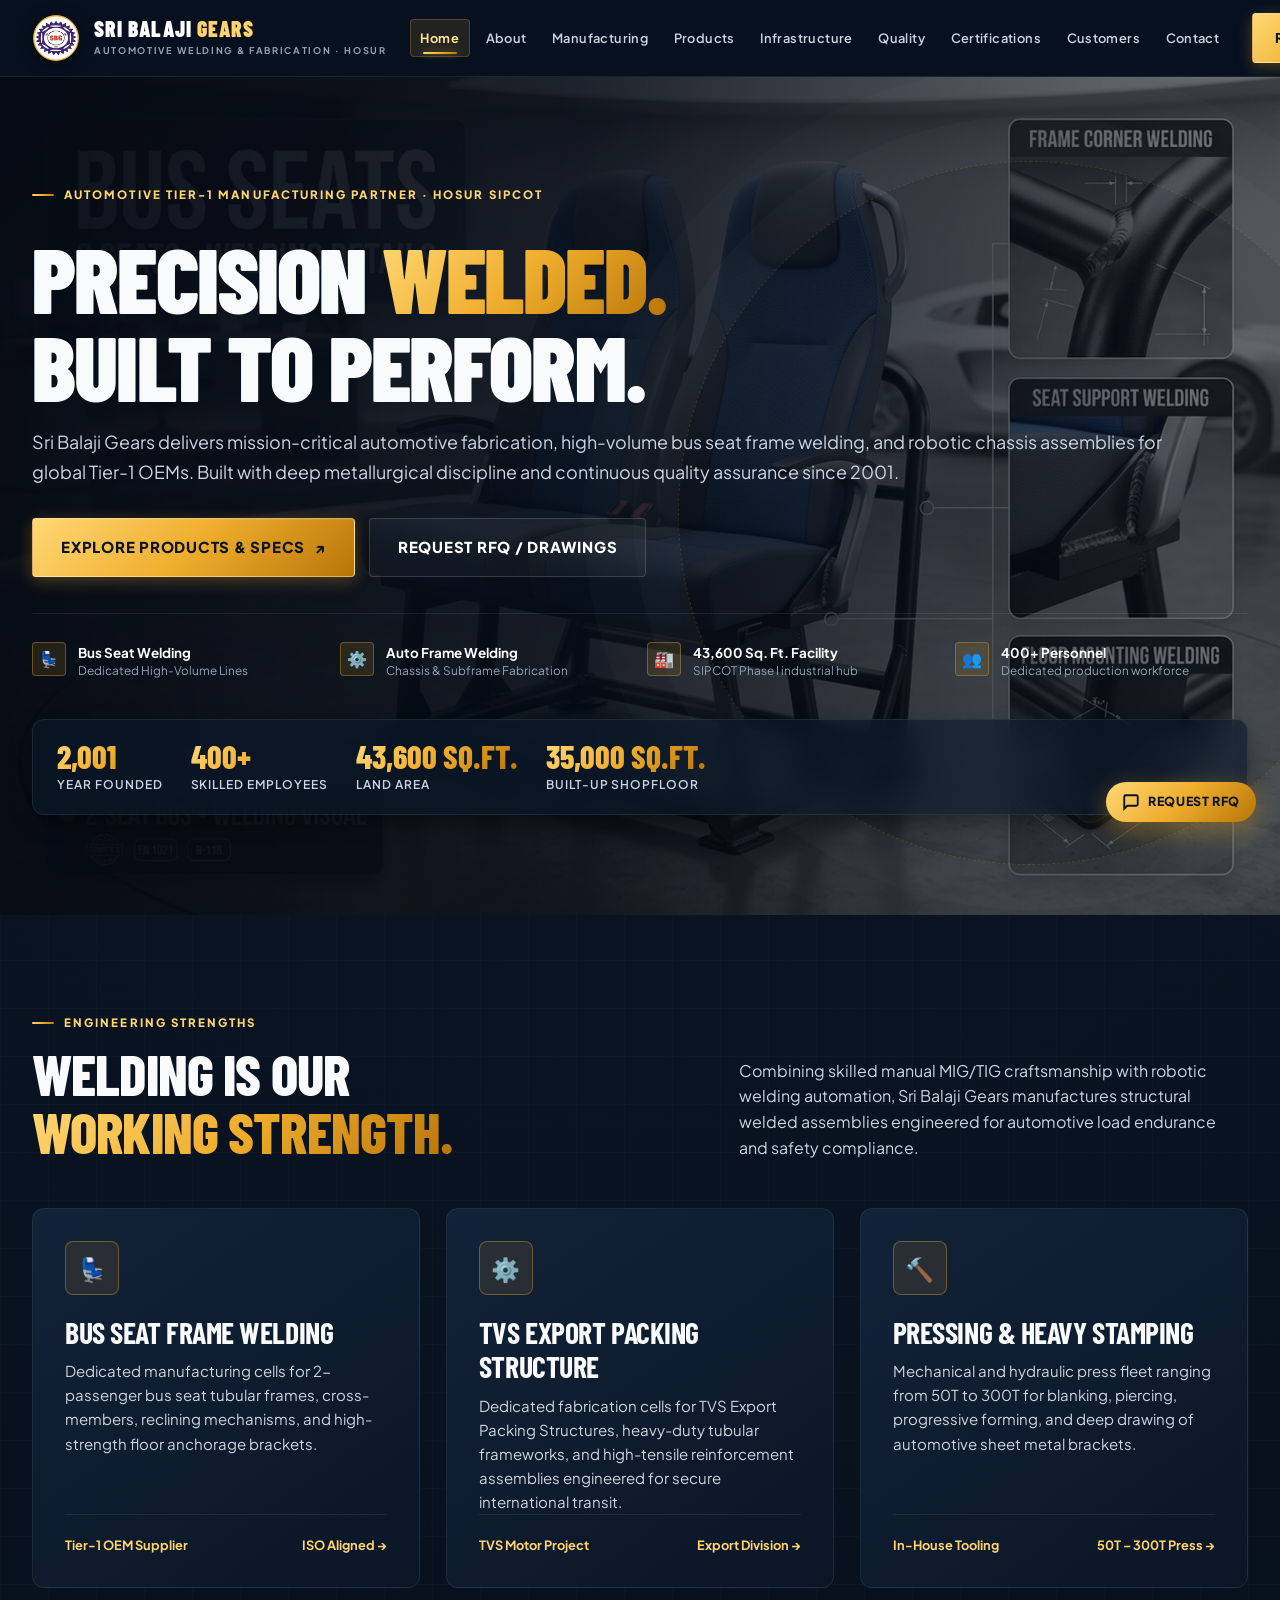
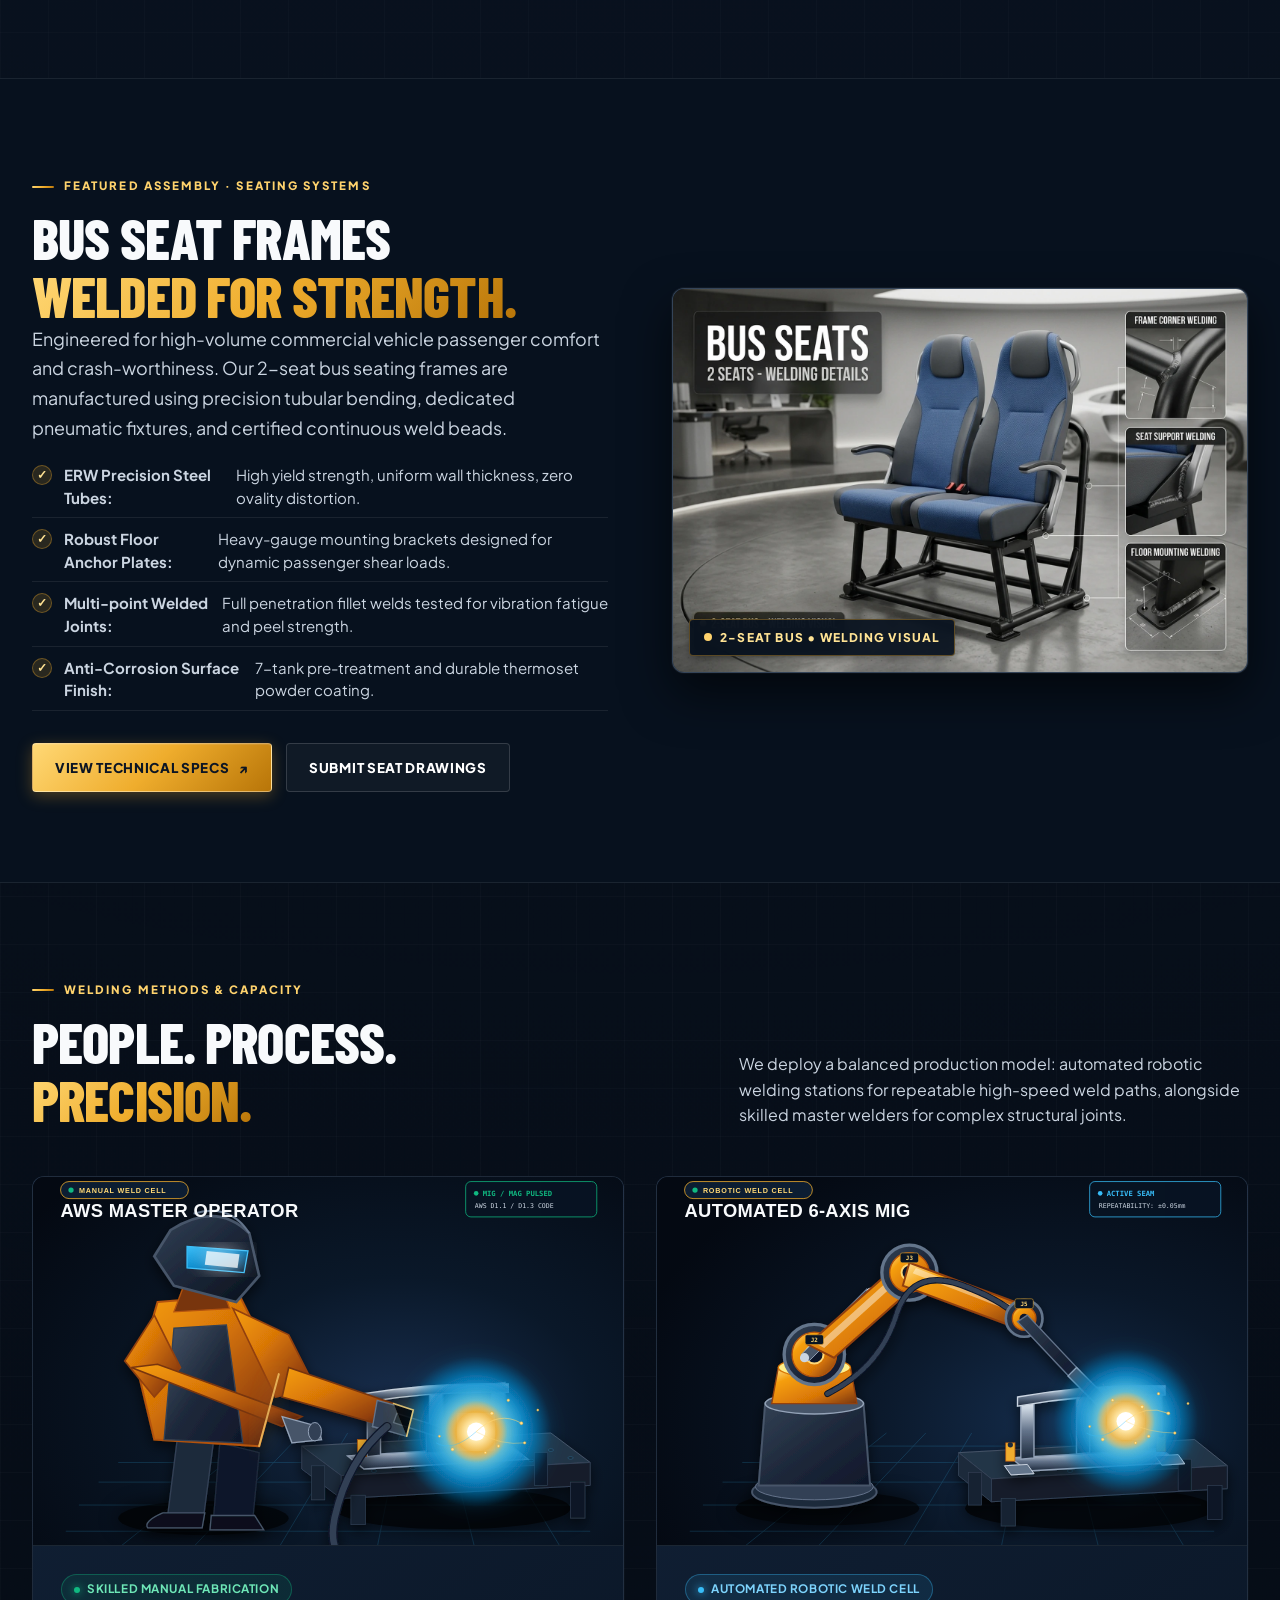
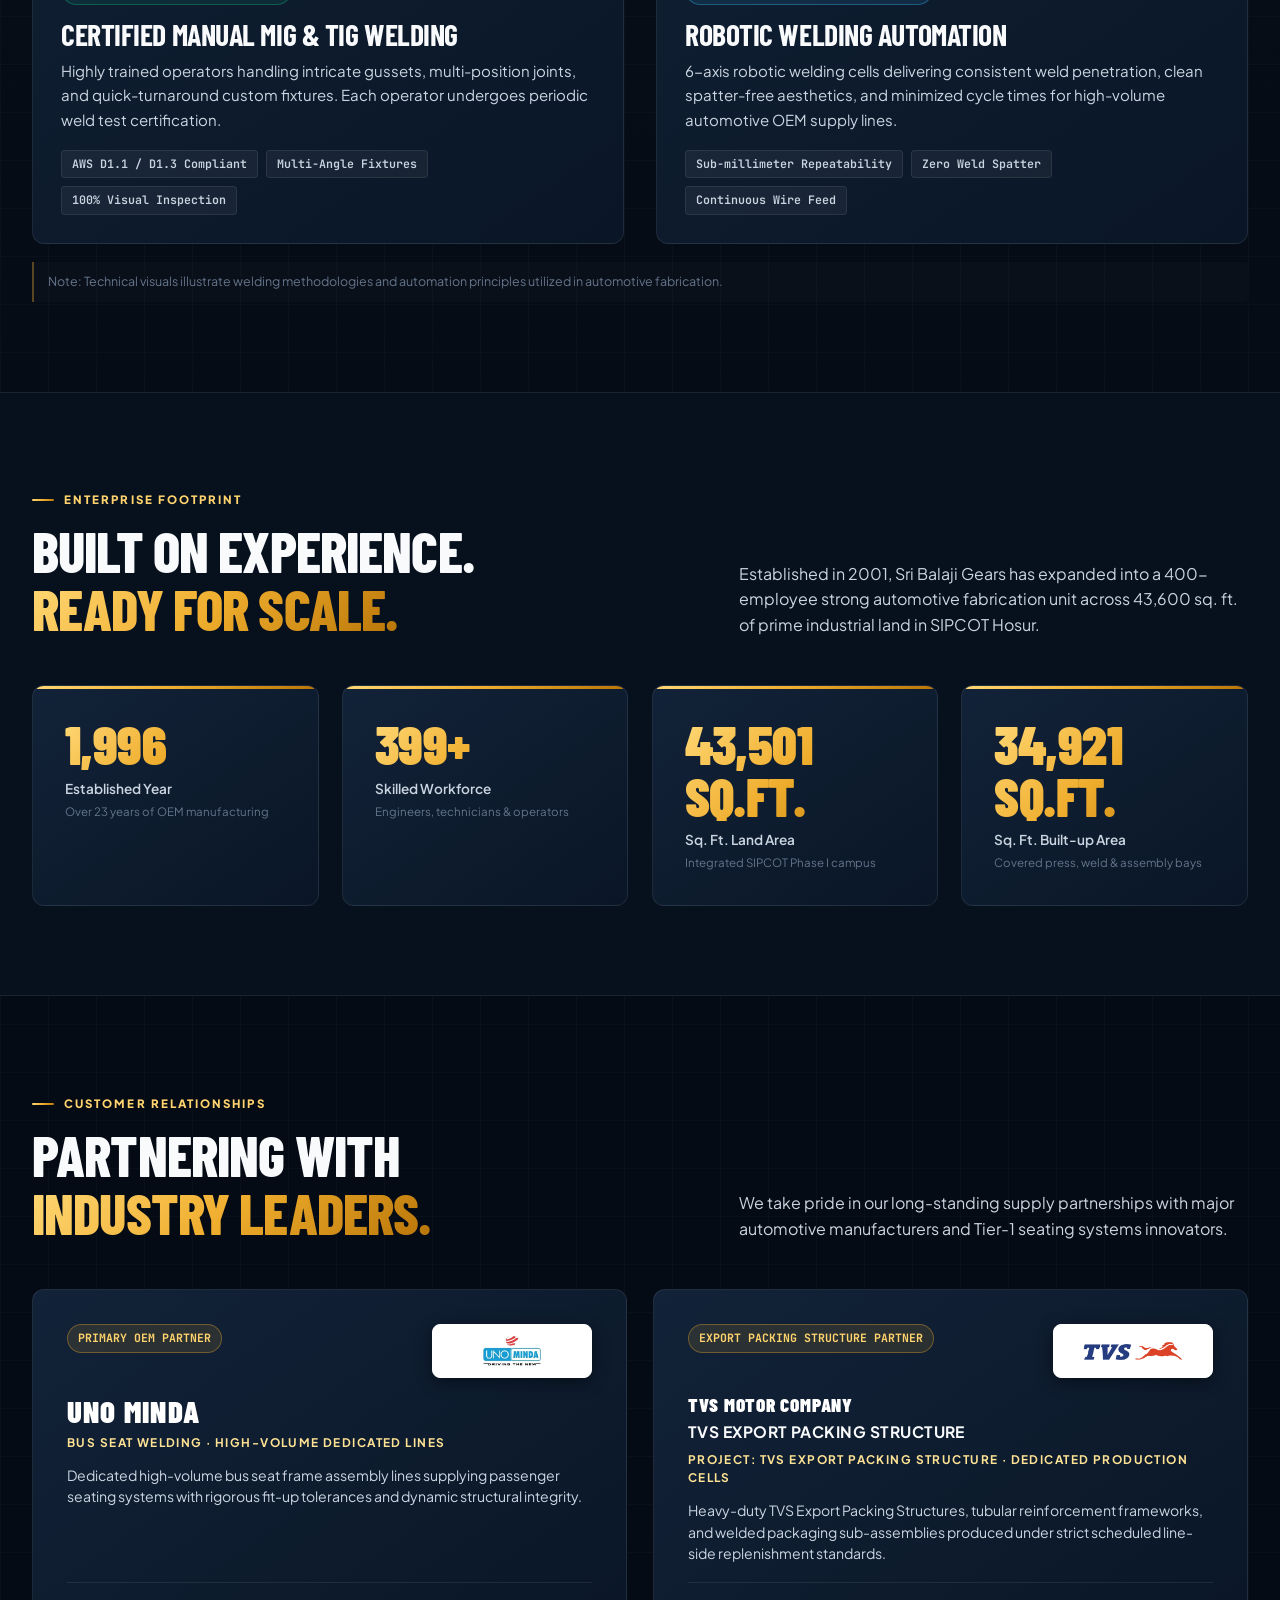
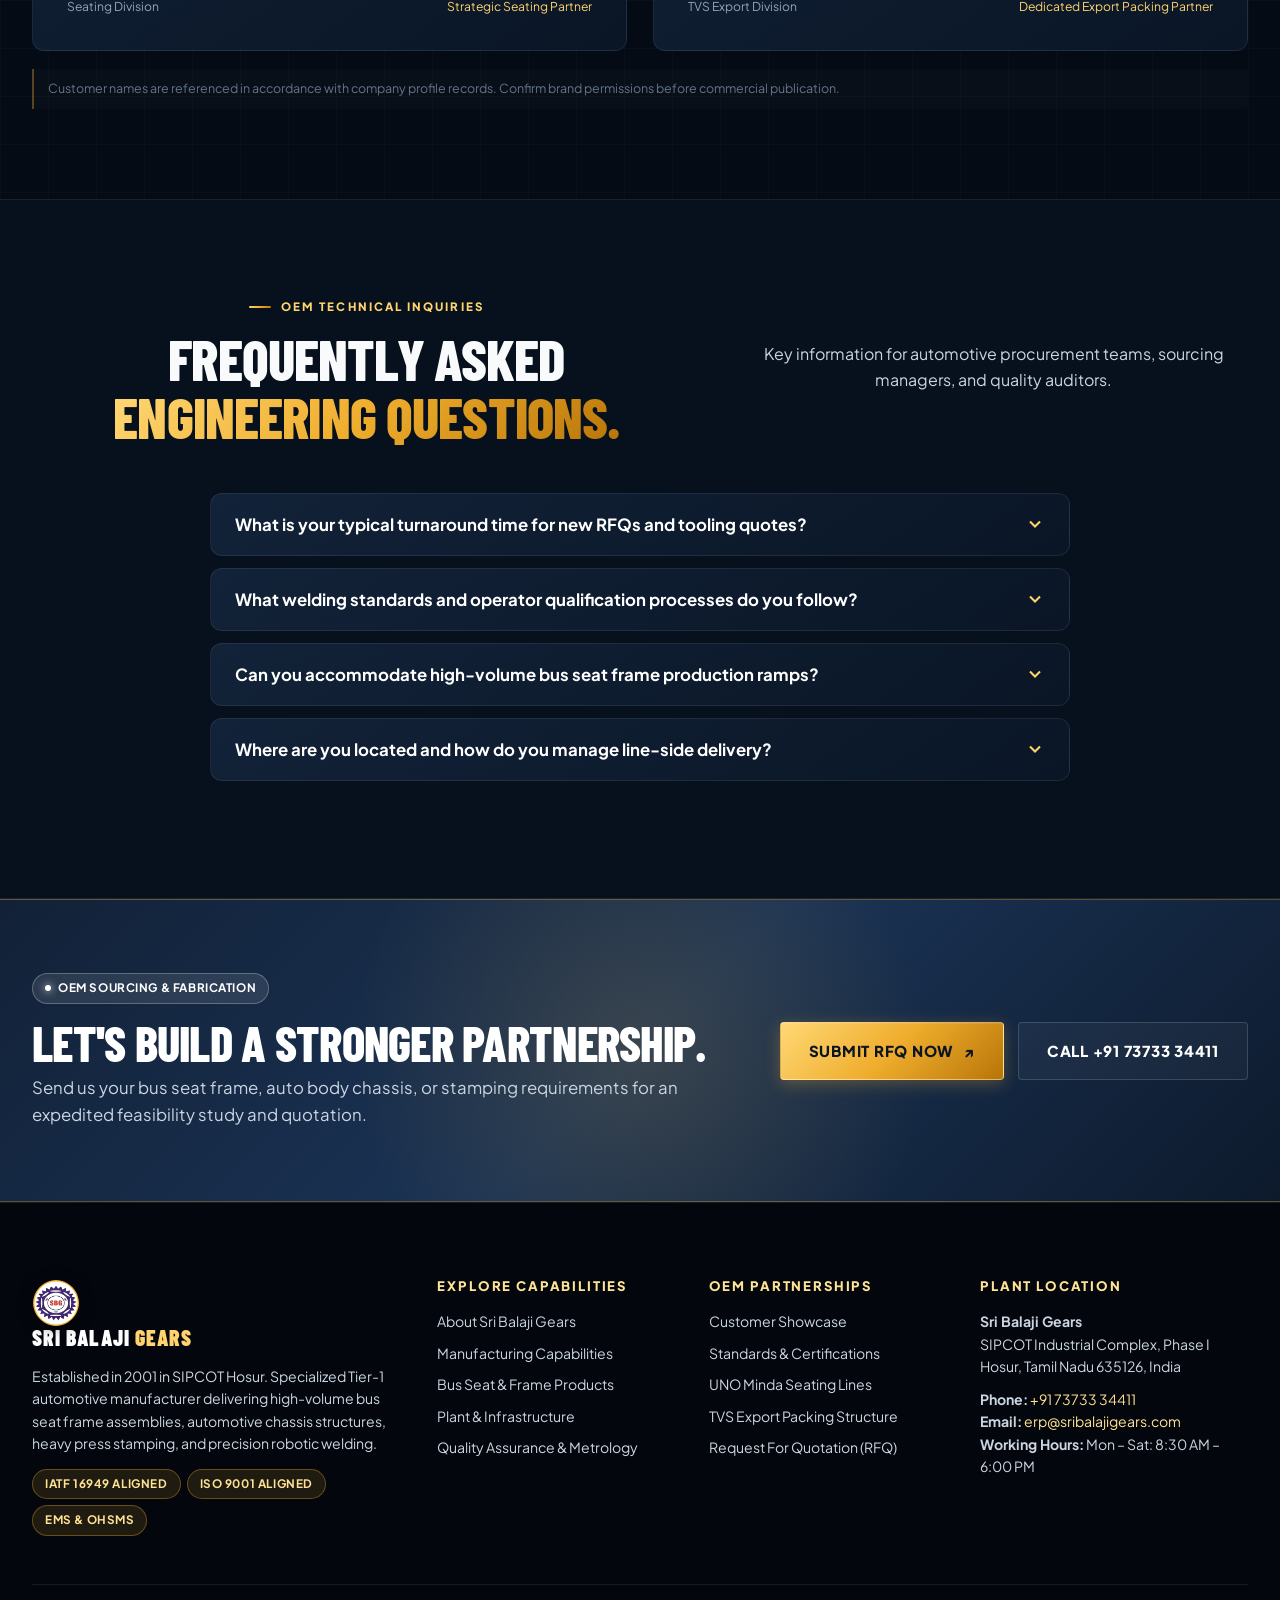
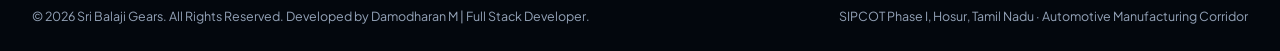
<file: index.html>
<!doctype html>
<html lang="en">
<head>
  <link rel="preconnect" href="https://fonts.googleapis.com">
  <link rel="preconnect" href="https://fonts.gstatic.com" crossorigin>
  <link rel="stylesheet" href="https://fonts.googleapis.com/css2?family=Barlow+Condensed:wght@600;700;800;900&family=Plus+Jakarta+Sans:wght@400;500;600;700;800&family=JetBrains+Mono:wght@500;700&display=swap">
  <link rel="preload" href="assets/css/style.css?v=26" as="style">
  <link rel="preload" href="assets/img/bus-seats-welding-concept.webp?v=6" as="image" type="image/webp">
  <meta charset="utf-8">
  <meta name="viewport" content="width=device-width, initial-scale=1, viewport-fit=cover">
  <meta name="description" content="Sri Balaji Gears - Premier automotive welding, bus seat frame assembly, auto chassis welding, pressing and fabrication in Hosur, Tamil Nadu. Established 2001.">
  <meta name="keywords" content="bus seat welding, automotive welding hosur, TVS Export Packing Structure, pressing and fabrication, Sri Balaji Gears, SIPCOT Hosur, UNO Minda supplier, 2-seat bus passenger assemblies">
  <meta name="theme-color" content="#07111e">
  <meta name="google-site-verification" content="4lVNyMi9ZgLC_d8jcUPkAKkFOLJUADI26pOm8sBlswk">
  <link rel="canonical" href="https://sribalajigears.in/">
  <meta property="og:type" content="website">
  <meta property="og:site_name" content="Sri Balaji Gears">
  <meta property="og:title" content="Sri Balaji Gears | Precision Automotive Welding &amp; Seating Systems">
  <meta property="og:description" content="Tier-1 automotive welding and fabrication manufacturer in SIPCOT Hosur. High-volume bus seat frames, chassis welding, 50T-300T press stamping.">
  <meta property="og:url" content="https://sribalajigears.in/">
  <meta property="og:image" content="https://sribalajigears.in/assets/img/sbg-logo-square.png">
  <meta name="twitter:card" content="summary_large_image">
  <meta name="twitter:title" content="Sri Balaji Gears | Precision Automotive Welding">
  <meta name="twitter:description" content="Precision bus passenger seat frames, auto chassis welding, and press components in SIPCOT Hosur.">
  <title>Sri Balaji Gears | Precision Automotive Welding &amp; Seating Systems</title>
    <link rel="icon" type="image/svg+xml" href="assets/img/sbg-mark.svg?v=5">
  <link rel="icon" type="image/png" sizes="16x16" href="favicon-16x16.png?v=5">
  <link rel="icon" type="image/png" sizes="32x32" href="favicon-32x32.png?v=5">
  <link rel="icon" type="image/png" sizes="48x48" href="favicon-48x48.png?v=5">
  <link rel="icon" type="image/png" sizes="96x96" href="favicon-96x96.png?v=5">
  <link rel="icon" type="image/png" sizes="192x192" href="favicon-192x192.png?v=5">
  <link rel="shortcut icon" href="favicon.ico?v=5">
  <link rel="apple-touch-icon" sizes="180x180" href="apple-touch-icon.png?v=5">
  <link rel="manifest" href="site.webmanifest?v=5">
  <link rel="stylesheet" href="assets/css/style.css?v=26">
  <!-- Structured Data: AutomotiveBusiness / Organization -->
  <script type="application/ld+json">
  {
    "@context": "https://schema.org",
    "@type": ["AutomotiveBusiness", "LocalBusiness", "Organization"],
    "@id": "https://sribalajigears.in/#organization",
    "name": "Sri Balaji Gears",
    "legalName": "Sri Balaji Gears",
    "url": "https://sribalajigears.in/",
    "logo": "https://sribalajigears.in/assets/img/sbg-logo-square.png",
    "image": "https://sribalajigears.in/assets/img/sbg-logo-square.png",
    "description": "Established in 2001 in SIPCOT Hosur. Premier Tier-1 automotive manufacturer specializing in bus passenger seat frame assemblies, auto chassis welding, and heavy pressing.",
    "foundingDate": "2001",
    "telephone": "+917373334411",
    "email": "erp@sribalajigears.com",
    "address": {
      "@type": "PostalAddress",
      "streetAddress": "SIPCOT Industrial Complex, Phase I",
      "addressLocality": "Hosur",
      "addressRegion": "Tamil Nadu",
      "postalCode": "635126",
      "addressCountry": "IN"
    },
    "geo": {
      "@type": "GeoCoordinates",
      "latitude": 12.7409,
      "longitude": 77.8253
    },
    "openingHoursSpecification": [
      {
        "@type": "OpeningHoursSpecification",
        "dayOfWeek": ["Monday", "Tuesday", "Wednesday", "Thursday", "Friday", "Saturday"],
        "opens": "08:30",
        "closes": "18:00"
      }
    ],
    "priceRange": "$$",
    "knowsAbout": [
      "Bus Passenger Seat Frame Assembly",
      "TVS Export Packing Structure",
      "MIG and TIG Welding",
      "Heavy Pressing & Stamping 50T-300T",
      "IATF 16949 Standards",
      "ISO 9001 Quality Management"
    ],
    "areaServed": [
      {
        "@type": "Country",
        "name": "India"
      },
      {
        "@type": "AdministrativeArea",
        "name": "Tamil Nadu"
      },
      {
        "@type": "AdministrativeArea",
        "name": "Karnataka"
      }
    ],
    "hasOfferCatalog": {
      "@type": "OfferCatalog",
      "name": "Tier-1 Automotive Welded Components & Seating Systems",
      "itemListElement": [
        {
          "@type": "Offer",
          "itemOffered": {
            "@type": "Product",
            "name": "2-Seat Bus Passenger Seat Frame Assemblies",
            "description": "High-tensile tubular MIG welded passenger seating frames built to AIS 023 crash safety standards."
          }
        },
        {
          "@type": "Offer",
          "itemOffered": {
            "@type": "Product",
            "name": "2-Seat Luxury Coach Passenger Seating Frames",
            "description": "Heavy-duty ergonomic luxury coach seating frames with high structural durability."
          }
        },
        {
          "@type": "Offer",
          "itemOffered": {
            "@type": "Product",
            "name": "TVS Export Packing Structure",
            "description": "Heavy-duty TVS Export Packing Structures, tubular reinforcement frameworks, and welded packaging sub-assemblies for TVS Motor Company."
          }
        },
        {
          "@type": "Offer",
          "itemOffered": {
            "@type": "Product",
            "name": "Heavy Stamping & Stamped Press Parts (50T to 300T)",
            "description": "Precision deep draw and blanking automotive press components manufactured on 50T–300T mechanical presses."
          }
        }
      ]
    }
  }
  </script>
  <!-- Google Analytics 4 (GA4): Replace G-XXXXXXXXXX with your Measurement ID from Google Analytics -->
  <!--
  <script async src="https://www.googletagmanager.com/gtag/js?id=G-XXXXXXXXXX"></script>
  <script>
    window.dataLayer = window.dataLayer || [];
    function gtag(){dataLayer.push(arguments);}
    gtag('js', new Date());
    gtag('config', 'G-XXXXXXXXXX');
  </script>
  -->
</head>
<body>

  <!-- Main Sticky Header -->
  <header class="header">
    <div class="container nav">
      <a class="brand" href="index.html" aria-label="Sri Balaji Gears Home">
        <img class="brand-emblem" src="assets/img/sbg-mark.svg?v=5" alt="SBG Monogram Logo" width="46" height="46">
        <span class="brand-text-block">
          <span class="brand-title">SRI BALAJI <span>GEARS</span></span>
          <span class="brand-tagline">AUTOMOTIVE WELDING &amp; FABRICATION · HOSUR</span>
        </span>
      </a>

      <!-- Desktop Navigation -->
      <nav class="menu" aria-label="Main Navigation">
        <a href="index.html">Home</a>
        <a href="about.html">About</a>
        <a href="manufacturing.html">Manufacturing</a>
        <a href="products.html">Products</a>
        <a href="infrastructure.html">Infrastructure</a>
        <a href="quality.html">Quality</a>
        <a href="certifications.html">Certifications</a>
        <a href="customers.html">Customers</a>
        <a href="contact.html">Contact</a>
      </nav>

      <!-- Nav Actions -->
      <div class="nav-actions">
        <a class="nav-button" href="contact.html">
          REQUEST RFQ <span class="button-icon">↗</span>
        </a>
        <button class="hamb" id="menuToggle" aria-label="Open navigation menu" aria-expanded="false">
          <span class="hamb-line"></span>
          <span class="hamb-line"></span>
          <span class="hamb-line"></span>
        </button>
      </div>
    </div>
  </header>

  <!-- Mobile Off-Canvas Drawer -->
  <div class="mobile-backdrop" id="mobileBackdrop"></div>
  <aside class="mobile-drawer" id="mobileDrawer" aria-label="Mobile Navigation">
    <div class="drawer-header">
      <a class="brand" href="index.html">
        <img class="brand-emblem" src="assets/img/sbg-mark.svg?v=5" alt="SBG" width="38" height="38">
        <span class="brand-text-block">
          <span class="brand-title">SRI BALAJI <span>GEARS</span></span>
        </span>
      </a>
      <button class="drawer-close" id="drawerClose" aria-label="Close menu">✕</button>
    </div>
    <nav class="drawer-nav">
      <a href="index.html">Home</a>
      <a href="about.html">About Company</a>
      <a href="manufacturing.html">Manufacturing Capabilities</a>
      <a href="products.html">Products &amp; Assemblies</a>
      <a href="infrastructure.html">Plant Infrastructure</a>
      <a href="quality.html">Quality &amp; Metrology</a>
      <a href="certifications.html">Certifications</a>
      <a href="customers.html">Customer Showcase</a>
      <a href="contact.html">Contact &amp; RFQ</a>
    </nav>
    <div class="drawer-footer">
      <div class="drawer-contact-item">
        <svg viewBox="0 0 24 24" fill="none" stroke="currentColor" stroke-width="2"><path d="M22 16.92v3a2 2 0 0 1-2.18 2 19.79 19.79 0 0 1-8.63-3.07 19.5 19.5 0 0 1-6-6 19.79 19.79 0 0 1-3.07-8.67A2 2 0 0 1 4.11 2h3a2 2 0 0 1 2 1.72 12.84 12.84 0 0 0 .7 2.81 2 2 0 0 1-.45 2.11L8.09 9.91a16 16 0 0 0 6 6l1.27-1.27a2 2 0 0 1 2.11-.45 12.84 12.84 0 0 0 2.81.7A2 2 0 0 1 22 16.92z"/></svg>
        <a href="tel:+917373334411">+91 73733 34411</a>
      </div>
      <div class="drawer-contact-item">
        <svg viewBox="0 0 24 24" fill="none" stroke="currentColor" stroke-width="2"><path d="M4 4h16c1.1 0 2 .9 2 2v12c0 1.1-.9 2-2 2H4c-1.1 0-2-.9-2-2V6c0-1.1.9-2 2-2z"/><polyline points="22,6 12,13 2,6"/></svg>
        <a href="mailto:erp@sribalajigears.com">erp@sribalajigears.com</a>
      </div>
      <a class="button" href="contact.html" style="width: 100%; margin-top: 10px;">
        REQUEST A QUOTE ↗
      </a>
    </div>
  </aside>

  <!-- Hero Section -->
  <main>
    <section class="hero">
      <div class="container">
        <div class="hero-copy">
          <div class="eyebrow">
            Automotive Tier-1 Manufacturing Partner · Hosur SIPCOT
          </div>
          <h1>
            PRECISION <em>WELDED.</em><br>
            BUILT TO PERFORM.
          </h1>
          <p class="lead">
            Sri Balaji Gears delivers mission-critical automotive fabrication, high-volume bus seat frame welding, and robotic chassis assemblies for global Tier-1 OEMs. Built with deep metallurgical discipline and continuous quality assurance since 2001.
          </p>

          <div class="actions">
            <a class="button lg" href="products.html">
              EXPLORE PRODUCTS &amp; SPECS <span class="button-icon">↗</span>
            </a>
            <a class="button ghost lg" href="contact.html">
              REQUEST RFQ / DRAWINGS
            </a>
          </div>

          <!-- Hero Pillars -->
          <div class="hero-pillars">
            <div class="pillar-item">
              <div class="pillar-icon">💺</div>
              <div class="pillar-copy">
                <strong>Bus Seat Welding</strong>
                <span>Dedicated High-Volume Lines</span>
              </div>
            </div>
            <div class="pillar-item">
              <div class="pillar-icon">⚙️</div>
              <div class="pillar-copy">
                <strong>Auto Frame Welding</strong>
                <span>Chassis &amp; Subframe Fabrication</span>
              </div>
            </div>
            <div class="pillar-item">
              <div class="pillar-icon">🏭</div>
              <div class="pillar-copy">
                <strong>43,600 Sq. Ft. Facility</strong>
                <span>SIPCOT Phase I industrial hub</span>
              </div>
            </div>
            <div class="pillar-item">
              <div class="pillar-icon">👥</div>
              <div class="pillar-copy">
                <strong>400+ Personnel</strong>
                <span>Dedicated production workforce</span>
              </div>
            </div>
          </div>

          <!-- Animated Metrics Bar -->
          <div class="hero-metrics">
            <div class="hero-metric-item">
              <strong data-counter="2001">2001</strong>
              <span>Year Founded</span>
            </div>
            <div class="hero-metric-item">
              <strong data-counter="400" data-suffix="+">400+</strong>
              <span>Skilled Employees</span>
            </div>
            <div class="hero-metric-item">
              <strong data-counter="43600" data-suffix=" SQ.FT.">43,600 SQ.FT.</strong>
              <span>Land Area</span>
            </div>
            <div class="hero-metric-item">
              <strong data-counter="35000" data-suffix=" SQ.FT.">35,000 SQ.FT.</strong>
              <span>Built-up Shopfloor</span>
            </div>
          </div>
        </div>
      </div>
    </section>

    <!-- Core Capabilities Section -->
    <section class="section">
      <div class="container">
        <div class="section-heading">
          <div>
            <div class="eyebrow">Engineering Strengths</div>
            <h2>WELDING IS OUR<br><em>WORKING STRENGTH.</em></h2>
          </div>
          <p>
            Combining skilled manual MIG/TIG craftsmanship with robotic welding automation, Sri Balaji Gears manufactures structural welded assemblies engineered for automotive load endurance and safety compliance.
          </p>
        </div>

        <div class="grid grid-3">
          <article class="card reveal delay-1">
            <div class="card-icon">💺</div>
            <h3>Bus Seat Frame Welding</h3>
            <p>
              Dedicated manufacturing cells for 2-passenger bus seat tubular frames, cross-members, reclining mechanisms, and high-strength floor anchorage brackets.
            </p>
            <div class="card-footer">
              <span>Tier-1 OEM Supplier</span>
              <span>ISO Aligned →</span>
            </div>
          </article>

          <article class="card reveal delay-2">
            <div class="card-icon">⚙️</div>
            <h3>TVS Export Packing Structure</h3>
            <p>
              Dedicated fabrication cells for TVS Export Packing Structures, heavy-duty tubular frameworks, and high-tensile reinforcement assemblies engineered for secure international transit.
            </p>
            <div class="card-footer">
              <span>TVS Motor Project</span>
              <span>Export Division →</span>
            </div>
          </article>

          <article class="card reveal delay-3">
            <div class="card-icon">🔨</div>
            <h3>Pressing &amp; Heavy Stamping</h3>
            <p>
              Mechanical and hydraulic press fleet ranging from 50T to 300T for blanking, piercing, progressive forming, and deep drawing of automotive sheet metal brackets.
            </p>
            <div class="card-footer">
              <span>In-House Tooling</span>
              <span>50T – 300T Press →</span>
            </div>
          </article>
        </div>
      </div>
    </section>

    <!-- Featured Product Spotlight Section -->
    <section class="section alternate">
      <div class="container split">
        <div class="reveal">
          <div class="eyebrow">Featured Assembly · Seating Systems</div>
          <h2>BUS SEAT FRAMES<br><em>WELDED FOR STRENGTH.</em></h2>
          <p class="lead">
            Engineered for high-volume commercial vehicle passenger comfort and crash-worthiness. Our 2-seat bus seating frames are manufactured using precision tubular bending, dedicated pneumatic fixtures, and certified continuous weld beads.
          </p>

          <ul class="list-check">
            <li><strong>ERW Precision Steel Tubes:</strong> High yield strength, uniform wall thickness, zero ovality distortion.</li>
            <li><strong>Robust Floor Anchor Plates:</strong> Heavy-gauge mounting brackets designed for dynamic passenger shear loads.</li>
            <li><strong>Multi-point Welded Joints:</strong> Full penetration fillet welds tested for vibration fatigue and peel strength.</li>
            <li><strong>Anti-Corrosion Surface Finish:</strong> 7-tank pre-treatment and durable thermoset powder coating.</li>
          </ul>

          <div class="actions">
            <a class="button" href="products.html">
              VIEW TECHNICAL SPECS <span class="button-icon">↗</span>
            </a>
            <a class="button ghost" href="contact.html">
              SUBMIT SEAT DRAWINGS
            </a>
          </div>
        </div>

        <div class="image-frame reveal delay-2">
          <picture>
              <source srcset="assets/img/bus-seats-welding-concept.webp?v=6" type="image/webp">
              <img src="assets/img/bus-seats-welding-concept.png?v=6" alt="Two-seat bus seating assembly and structural frame welding concept visual" width="1536" height="1024" loading="lazy" decoding="async">
            </picture>
          <span class="imglabel">2-SEAT BUS • WELDING VISUAL</span>
        </div>
      </div>
    </section>

    <!-- Welding Technologies: Manual vs Robotic -->
    <section class="section">
      <div class="container">
        <div class="section-heading">
          <div>
            <div class="eyebrow">Welding Methods &amp; Capacity</div>
            <h2>PEOPLE. PROCESS.<br><em>PRECISION.</em></h2>
          </div>
          <p>
            We deploy a balanced production model: automated robotic welding stations for repeatable high-speed weld paths, alongside skilled master welders for complex structural joints.
          </p>
        </div>

        <div class="visual-grid">
          <article class="visual-card reveal delay-1">
            <div class="visual-card-media">
              <img src="assets/img/human-welding-3d.svg?v=7" alt="3D illustration of a human welder performing precision MIG welding on an automotive frame" width="900" height="620" loading="eager">
            </div>
            <div class="copy">
              <div class="pill-badge emerald" style="align-self: flex-start; margin-bottom: 12px;">
                <span class="dot"></span> SKILLED MANUAL FABRICATION
              </div>
              <h3>Certified Manual MIG &amp; TIG Welding</h3>
              <p>
                Highly trained operators handling intricate gussets, multi-position joints, and quick-turnaround custom fixtures. Each operator undergoes periodic weld test certification.
              </p>
              <div class="visual-specs">
                <span class="spec-chip">AWS D1.1 / D1.3 Compliant</span>
                <span class="spec-chip">Multi-Angle Fixtures</span>
                <span class="spec-chip">100% Visual Inspection</span>
              </div>
            </div>
          </article>

          <article class="visual-card reveal delay-2">
            <div class="visual-card-media">
              <img src="assets/img/robot-welding-3d.svg?v=7" alt="3D illustration of an industrial robotic welding arm executing automated automotive weld seam" width="900" height="620" loading="eager">
            </div>
            <div class="copy">
              <div class="pill-badge cyan" style="align-self: flex-start; margin-bottom: 12px;">
                <span class="dot"></span> AUTOMATED ROBOTIC WELD CELL
              </div>
              <h3>Robotic Welding Automation</h3>
              <p>
                6-axis robotic welding cells delivering consistent weld penetration, clean spatter-free aesthetics, and minimized cycle times for high-volume automotive OEM supply lines.
              </p>
              <div class="visual-specs">
                <span class="spec-chip">Sub-millimeter Repeatability</span>
                <span class="spec-chip">Zero Weld Spatter</span>
                <span class="spec-chip">Continuous Wire Feed</span>
              </div>
            </div>
          </article>
        </div>
        <p class="smallnote">Note: Technical visuals illustrate welding methodologies and automation principles utilized in automotive fabrication.</p>
      </div>
    </section>

    <!-- Company Scale & Infrastructure Section -->
    <section class="section alternate">
      <div class="container">
        <div class="section-heading">
          <div>
            <div class="eyebrow">Enterprise Footprint</div>
            <h2>BUILT ON EXPERIENCE.<br><em>READY FOR SCALE.</em></h2>
          </div>
          <p>
            Established in 2001, Sri Balaji Gears has expanded into a 400-employee strong automotive fabrication unit across 43,600 sq. ft. of prime industrial land in SIPCOT Hosur.
          </p>
        </div>

        <div class="stats">
          <div class="stat reveal delay-1">
            <strong data-counter="2001">2001</strong>
            <span>Established Year</span>
            <small>Over 23 years of OEM manufacturing</small>
          </div>
          <div class="stat reveal delay-2">
            <strong data-counter="400" data-suffix="+">400+</strong>
            <span>Skilled Workforce</span>
            <small>Engineers, technicians &amp; operators</small>
          </div>
          <div class="stat reveal delay-3">
            <strong data-counter="43600" data-suffix=" SQ.FT.">43,600</strong>
            <span>Sq. Ft. Land Area</span>
            <small>Integrated SIPCOT Phase I campus</small>
          </div>
          <div class="stat reveal delay-4">
            <strong data-counter="35000" data-suffix=" SQ.FT.">35,000</strong>
            <span>Sq. Ft. Built-up Area</span>
            <small>Covered press, weld &amp; assembly bays</small>
          </div>
        </div>
      </div>
    </section>

    <!-- Tier-1 OEM Customer Showcase -->
    <section class="section">
      <div class="container">
        <div class="section-heading">
          <div>
            <div class="eyebrow">Customer Relationships</div>
            <h2>PARTNERING WITH<br><em>INDUSTRY LEADERS.</em></h2>
          </div>
          <p>
            We take pride in our long-standing supply partnerships with major automotive manufacturers and Tier-1 seating systems innovators.
          </p>
        </div>

        <div class="brand-grid">
          <div class="brand-tile reveal delay-1">
            <div>
              <div class="brand-tile-header">
                <span class="brand-badge">PRIMARY OEM PARTNER</span>
                <div class="brand-logo-wrap">
                  <img src="assets/img/uno-minda-logo.png" alt="UNO MINDA Logo" class="brand-logo-img" width="140" height="40" loading="lazy">
                </div>
              </div>
              <strong>UNO MINDA</strong>
              <small>BUS SEAT WELDING · HIGH-VOLUME DEDICATED LINES</small>
              <p>
                Dedicated high-volume bus seat frame assembly lines supplying passenger seating systems with rigorous fit-up tolerances and dynamic structural integrity.
              </p>
            </div>
            <div class="brand-tile-footer">
              <span>Seating Division</span>
              <span class="text-gold">Strategic Seating Partner</span>
            </div>
          </div>

          <div class="brand-tile reveal delay-2">
            <div>
              <div class="brand-tile-header">
                <span class="brand-badge">EXPORT PACKING STRUCTURE PARTNER</span>
                <div class="brand-logo-wrap">
                  <img src="assets/img/tvs-logo.png" alt="TVS Motor Logo" class="brand-logo-img" width="140" height="40" loading="lazy">
                </div>
              </div>
              <strong style="font-size: 1.2rem; display: block;">TVS MOTOR COMPANY</strong>
              <div style="color: var(--accent-gold); font-weight: 700; margin: 4px 0 2px; font-size: 0.98rem; text-transform: uppercase; letter-spacing: 0.03em;">TVS Export Packing Structure</div>
              <small>PROJECT: TVS EXPORT PACKING STRUCTURE · DEDICATED PRODUCTION CELLS</small>
              <p>
                Heavy-duty TVS Export Packing Structures, tubular reinforcement frameworks, and welded packaging sub-assemblies produced under strict scheduled line-side replenishment standards.
              </p>
            </div>
            <div class="brand-tile-footer">
              <span>TVS Export Division</span>
              <span class="text-gold">Dedicated Export Packing Partner</span>
            </div>
          </div>
        </div>
        <p class="smallnote">Customer names are referenced in accordance with company profile records. Confirm brand permissions before commercial publication.</p>
      </div>
    </section>

    <!-- FAQ Accordion for OEM Engineers & Purchasing Teams -->
    <section class="section alternate">
      <div class="container">
        <div class="section-heading centered">
          <div>
            <div class="eyebrow">OEM Technical Inquiries</div>
            <h2>FREQUENTLY ASKED<br><em>ENGINEERING QUESTIONS.</em></h2>
          </div>
          <p>Key information for automotive procurement teams, sourcing managers, and quality auditors.</p>
        </div>

        <div class="accordion" style="max-width: 860px; margin-inline: auto;">
          <div class="accordion-item reveal">
            <button class="accordion-trigger" aria-expanded="false">
              <span>What is your typical turnaround time for new RFQs and tooling quotes?</span>
              <svg class="accordion-chevron" viewBox="0 0 24 24" fill="none" stroke="currentColor" stroke-width="2.5"><polyline points="6 9 12 15 18 9"/></svg>
            </button>
            <div class="accordion-body">
              For standard 2D drawings or 3D STEP/IGES models, our engineering team provides complete manufacturability feasibility and cost estimation within 24 to 48 hours. Custom fixture design and prototype samples can typically be fabricated in 10 to 14 days.
            </div>
          </div>

          <div class="accordion-item reveal delay-1">
            <button class="accordion-trigger" aria-expanded="false">
              <span>What welding standards and operator qualification processes do you follow?</span>
              <svg class="accordion-chevron" viewBox="0 0 24 24" fill="none" stroke="currentColor" stroke-width="2.5"><polyline points="6 9 12 15 18 9"/></svg>
            </button>
            <div class="accordion-body">
              Our manual and robotic welding cells align with AWS D1.1 (Structural Steel) and AWS D1.3 (Sheet Steel). Welders undergo bi-annual performance qualification, and we maintain macro-etch penetration test records, weld throat verification, and destructive shear test logs for all OEM batches.
            </div>
          </div>

          <div class="accordion-item reveal delay-2">
            <button class="accordion-trigger" aria-expanded="false">
              <span>Can you accommodate high-volume bus seat frame production ramps?</span>
              <svg class="accordion-chevron" viewBox="0 0 24 24" fill="none" stroke="currentColor" stroke-width="2.5"><polyline points="6 9 12 15 18 9"/></svg>
            </button>
            <div class="accordion-body">
              Yes. With a 400+ skilled workforce and dedicated multi-bay welding lines across our 43,600 sq. ft. campus (approx. 35,000 sq. ft. built-up shopfloor), we maintain substantial dedicated capacity for major Tier-1 OEM partners with flexible multi-shift scalability.
            </div>
          </div>

          <div class="accordion-item reveal delay-3">
            <button class="accordion-trigger" aria-expanded="false">
              <span>Where are you located and how do you manage line-side delivery?</span>
              <svg class="accordion-chevron" viewBox="0 0 24 24" fill="none" stroke="currentColor" stroke-width="2.5"><polyline points="6 9 12 15 18 9"/></svg>
            </button>
            <div class="accordion-body">
              We are located in SIPCOT Industrial Complex Phase I, Hosur, Tamil Nadu. Situated along the major automotive corridor adjoining Bengaluru and Chennai, we maintain daily Kanban line-side dispatches with Direct-on-Line (DOL) capability.
            </div>
          </div>
        </div>
      </div>
    </section>
  </main>

  <!-- High Impact Call to Action -->
  <section class="cta">
    <div class="container">
      <div class="cta-copy">
        <div class="pill-badge" style="background: rgba(255, 255, 255, 0.1); border-color: rgba(255, 255, 255, 0.25); color: #ffffff; margin-bottom: 14px;">
          <span class="dot" style="background: #ffffff; box-shadow: 0 0 8px #ffffff;"></span> OEM SOURCING &amp; FABRICATION
        </div>
        <h2>LET'S BUILD A STRONGER PARTNERSHIP.</h2>
        <p>Send us your bus seat frame, auto body chassis, or stamping requirements for an expedited feasibility study and quotation.</p>
      </div>
      <div class="actions">
        <a class="button lg" href="contact.html">
          SUBMIT RFQ NOW <span class="button-icon">↗</span>
        </a>
        <a class="button ghost lg" href="tel:+917373334411">
          CALL +91 73733 34411
        </a>
      </div>
    </div>
  </section>

  <!-- Enterprise Corporate Footer -->
  <footer>
    <div class="container">
      <div class="footgrid">
        <div class="footer-col">
          <a class="brand" href="index.html" style="margin-bottom: 16px;">
            <img class="brand-emblem" src="assets/img/sbg-mark.svg?v=5" alt="SBG" width="42" height="42">
            <span class="brand-text-block">
              <span class="brand-title">SRI BALAJI <span>GEARS</span></span>
            </span>
          </a>
          <p>
            Established in 2001 in SIPCOT Hosur. Specialized Tier-1 automotive manufacturer delivering high-volume bus seat frame assemblies, automotive chassis structures, heavy press stamping, and precision robotic welding.
          </p>
          <div class="footer-cert-tags">
            <span class="pill-badge">IATF 16949 ALIGNED</span>
            <span class="pill-badge">ISO 9001 ALIGNED</span>
            <span class="pill-badge">EMS &amp; OHSMS</span>
          </div>
        </div>

        <div class="footer-col">
          <h4>EXPLORE CAPABILITIES</h4>
          <a href="about.html">About Sri Balaji Gears</a>
          <a href="manufacturing.html">Manufacturing Capabilities</a>
          <a href="products.html">Bus Seat &amp; Frame Products</a>
          <a href="infrastructure.html">Plant &amp; Infrastructure</a>
          <a href="quality.html">Quality Assurance &amp; Metrology</a>
        </div>

        <div class="footer-col">
          <h4>OEM PARTNERSHIPS</h4>
          <a href="customers.html">Customer Showcase</a>
          <a href="certifications.html">Standards &amp; Certifications</a>
          <a href="customers.html">UNO Minda Seating Lines</a>
          <a href="customers.html">TVS Export Packing Structure</a>
          <a href="contact.html">Request For Quotation (RFQ)</a>
        </div>

        <div class="footer-col">
          <h4>PLANT LOCATION</h4>
          <p>
            <strong>Sri Balaji Gears</strong><br>
            SIPCOT Industrial Complex, Phase I<br>
            Hosur, Tamil Nadu 635126, India
          </p>
          <p style="margin-top: 10px;">
            <strong>Phone:</strong> <a href="tel:+917373334411" style="display:inline; color:var(--gold-300);">+91 73733 34411</a><br>
            <strong>Email:</strong> <a href="mailto:erp@sribalajigears.com" style="display:inline; color:var(--gold-300);">erp@sribalajigears.com</a><br>
            <strong>Working Hours:</strong> Mon – Sat: 8:30 AM – 6:00 PM
          </p>
        </div>
      </div>

      <div class="bottom">
        <span>© <span data-year>2026</span> Sri Balaji Gears. All Rights Reserved. Developed by Damodharan M | Full Stack Developer.</span>
        <span>SIPCOT Phase I, Hosur, Tamil Nadu · Automotive Manufacturing Corridor</span>
      </div>
    </div>
  </footer>

  <!-- Floating Actions (Scroll-to-top & RFQ FAB) -->
  <div class="floating-actions">
    <a href="contact.html" class="quick-rfq-fab" aria-label="Request Instant Quote">
      <svg width="18" height="18" viewBox="0 0 24 24" fill="none" stroke="currentColor" stroke-width="2.5"><path d="M21 15a2 2 0 0 1-2 2H7l-4 4V5a2 2 0 0 1 2-2h14a2 2 0 0 1 2 2z"/></svg>
      <span class="fab-text">REQUEST RFQ</span>
    </a>
    <button id="scrollTopBtn" class="btn-scroll-top" aria-label="Scroll to top of page">
      <svg width="20" height="20" viewBox="0 0 24 24" fill="none" stroke="currentColor" stroke-width="2.5"><polyline points="18 15 12 9 6 15"/></svg>
    </button>
  </div>

  <script src="assets/js/main.js?v=26" defer></script>
</body>
</html>
</file>
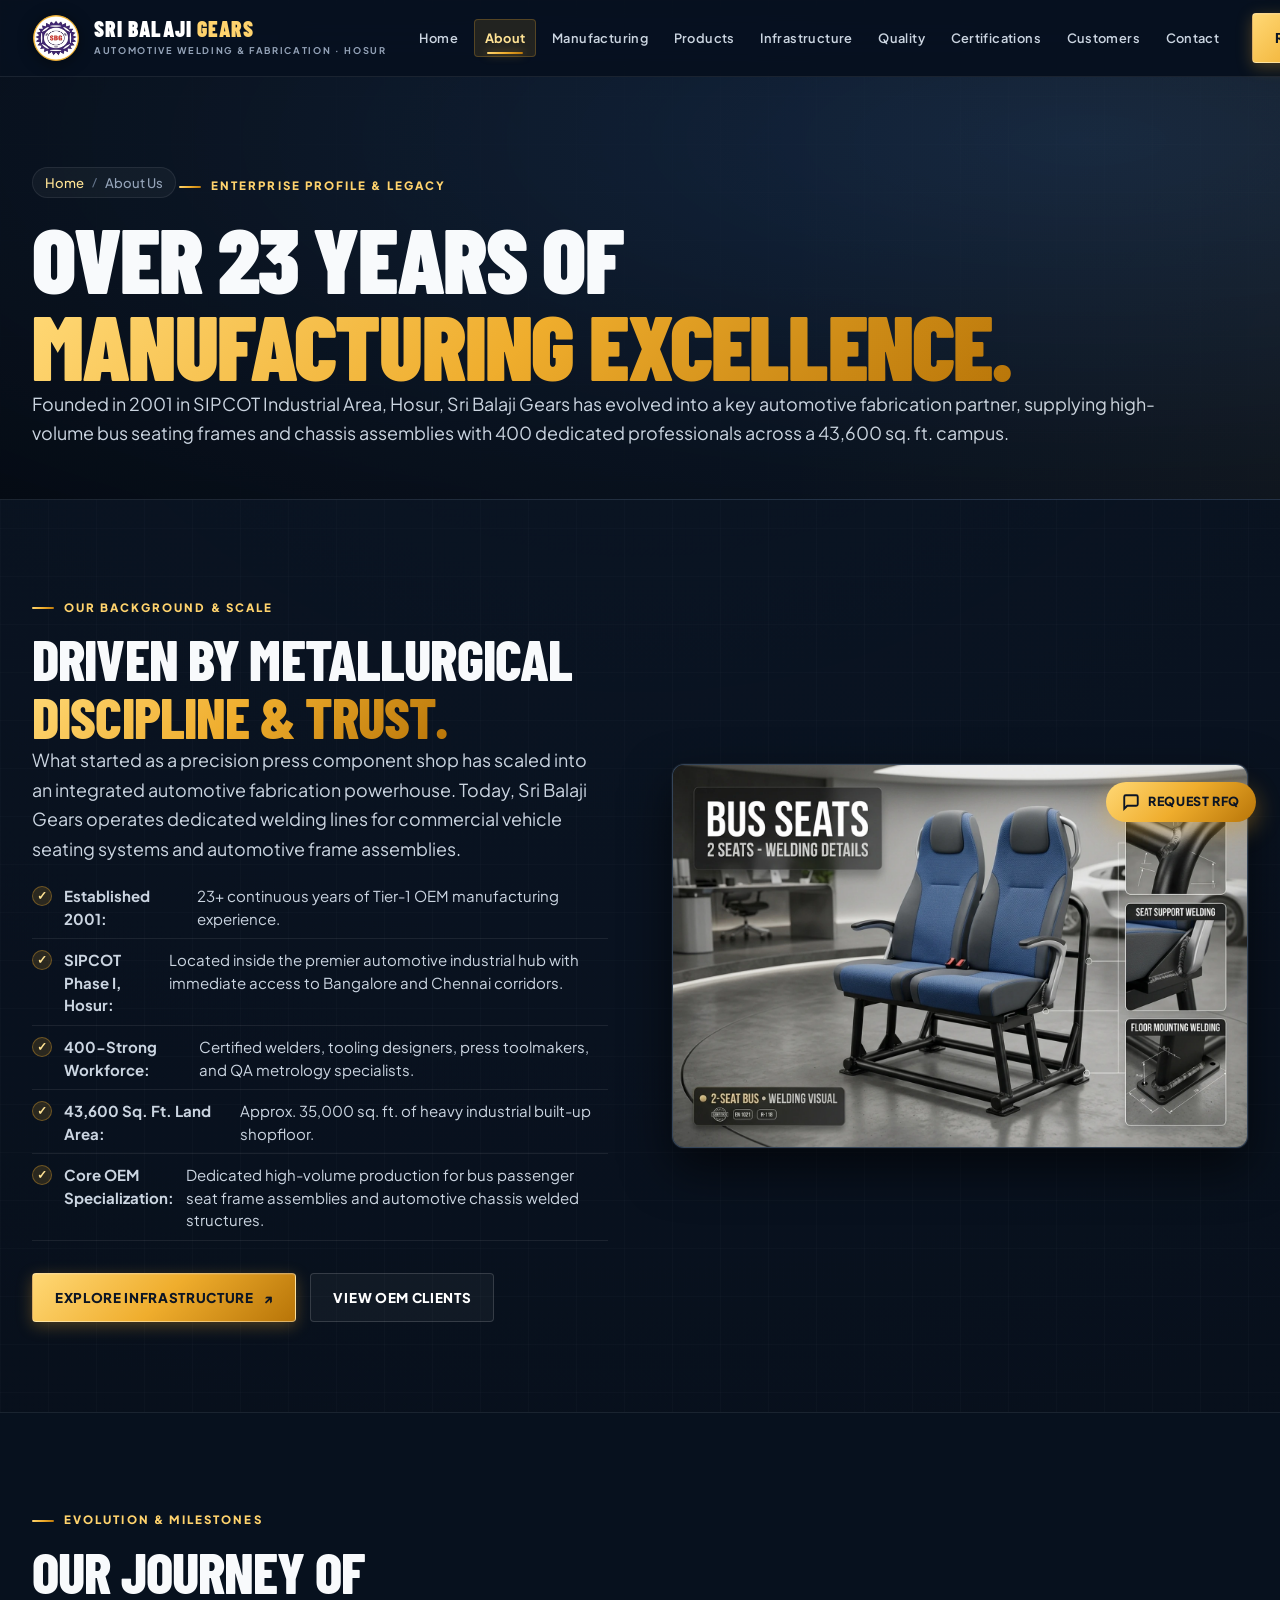
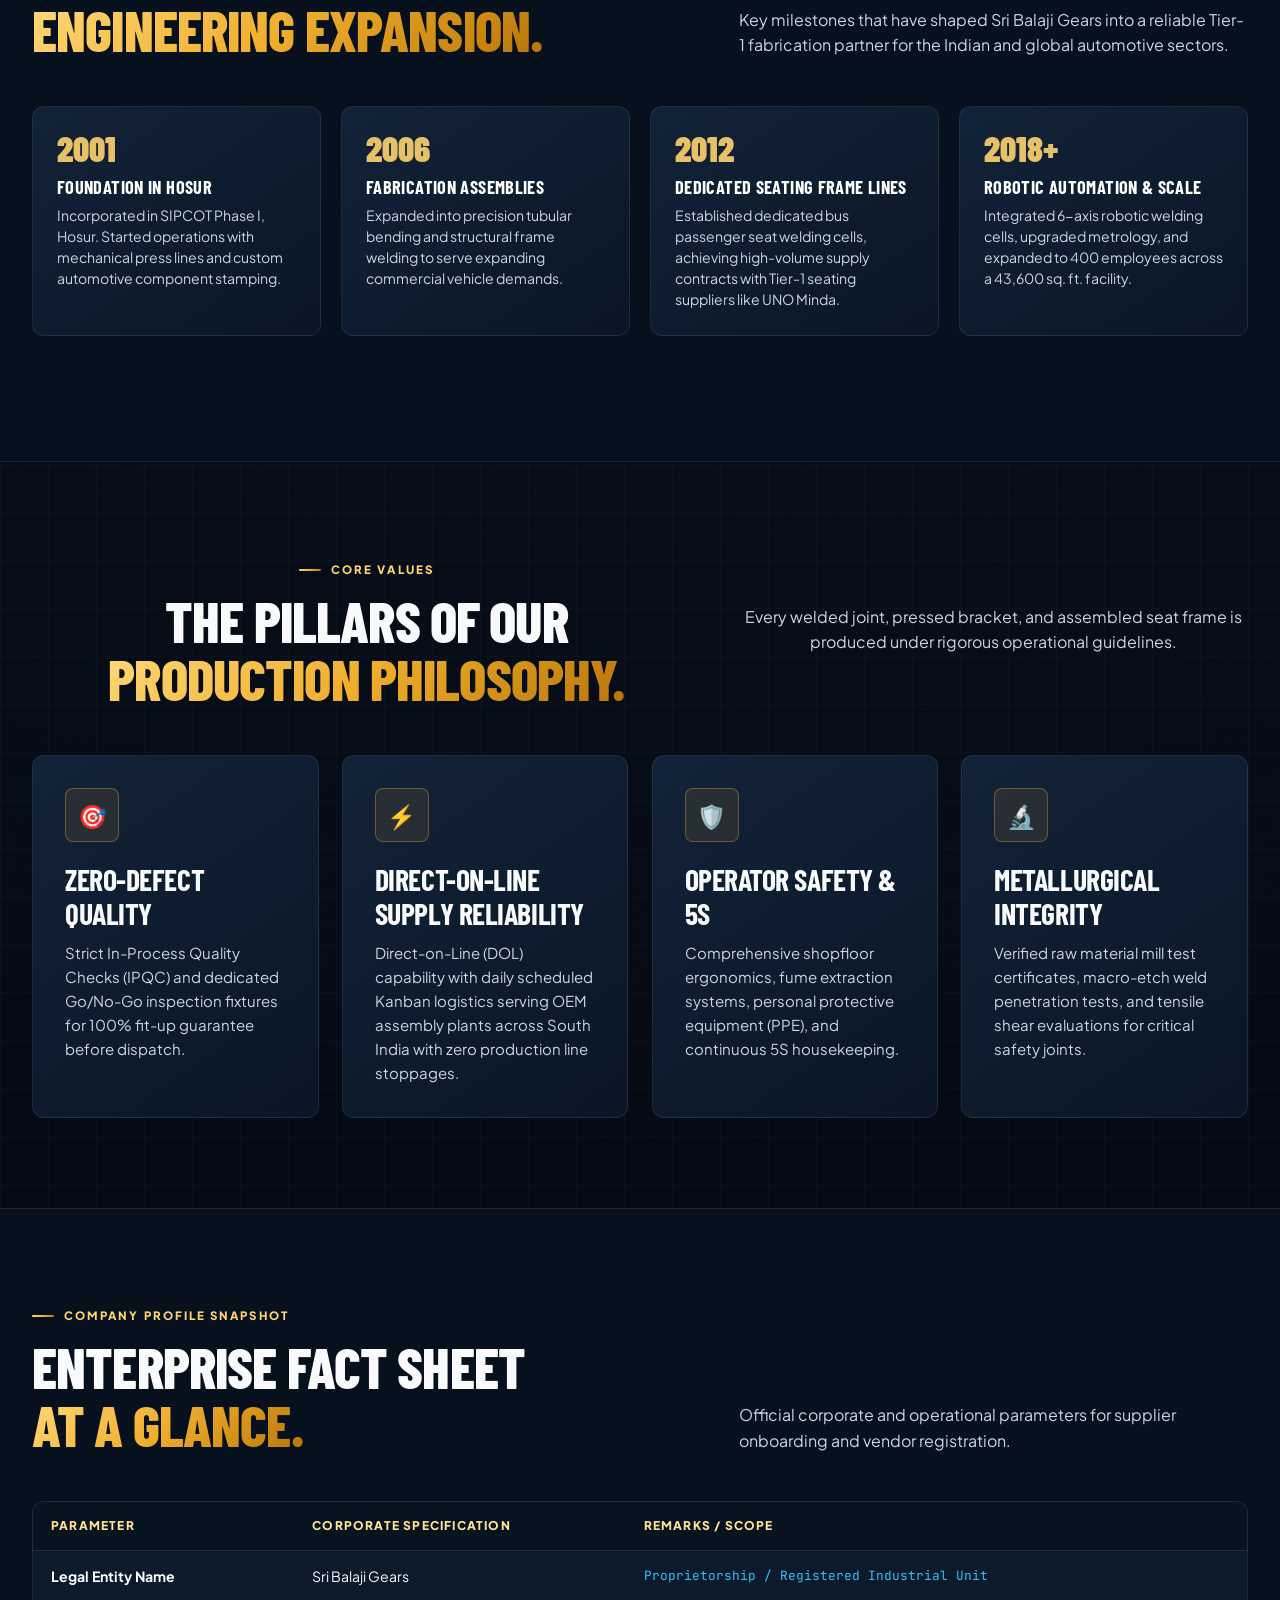
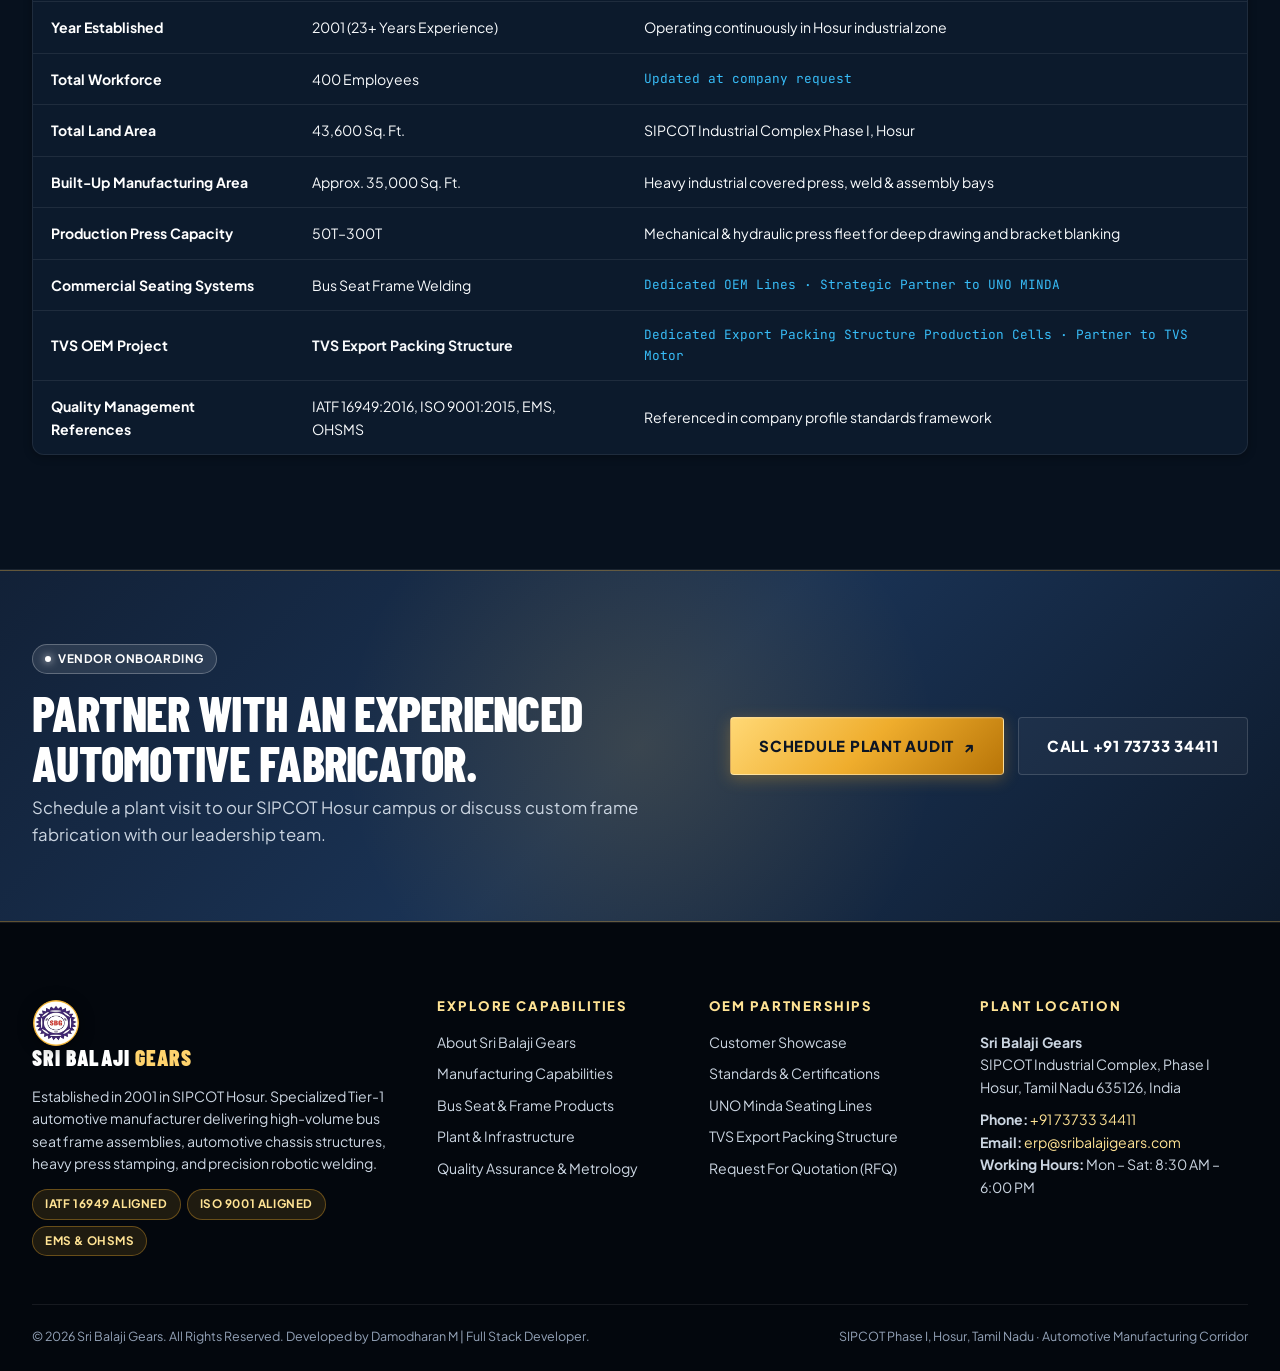
<file: about.html>
<!doctype html>
<html lang="en">
<head>
  <link rel="preconnect" href="https://fonts.googleapis.com">
  <link rel="preconnect" href="https://fonts.gstatic.com" crossorigin>
  <link rel="stylesheet" href="https://fonts.googleapis.com/css2?family=Barlow+Condensed:wght@600;700;800;900&family=Plus+Jakarta+Sans:wght@400;500;600;700;800&family=JetBrains+Mono:wght@500;700&display=swap">
  <link rel="preload" href="assets/css/style.css?v=26" as="style">
  <meta charset="utf-8">
  <meta name="viewport" content="width=device-width, initial-scale=1, viewport-fit=cover">
    <meta name="description" content="Established in 2001 in SIPCOT Hosur. 23+ years of Tier-1 automotive manufacturing excellence, passenger seat frames, and precision welding.">
  <meta name="keywords" content="Sri Balaji Gears, about sri balaji gears, automotive welding Hosur, bus seat frames, SIPCOT Hosur">
  <meta name="theme-color" content="#07111e">
  <meta name="google-site-verification" content="4lVNyMi9ZgLC_d8jcUPkAKkFOLJUADI26pOm8sBlswk">
  <link rel="canonical" href="https://sribalajigears.in/about.html">
  <meta property="og:type" content="website">
  <meta property="og:site_name" content="Sri Balaji Gears">
  <meta property="og:title" content="About Us & Plant Heritage | Sri Balaji Gears Hosur">
  <meta property="og:description" content="Established in 2001 in SIPCOT Hosur. 23+ years of Tier-1 automotive manufacturing excellence, passenger seat frames, and precision welding.">
  <meta property="og:url" content="https://sribalajigears.in/about.html">
  <meta property="og:image" content="https://sribalajigears.in/assets/img/sbg-logo-square.png">
  <meta name="twitter:card" content="summary_large_image">
  <meta name="twitter:title" content="About Us & Plant Heritage | Sri Balaji Gears Hosur">
  <meta name="twitter:description" content="Established in 2001 in SIPCOT Hosur. 23+ years of Tier-1 automotive manufacturing excellence, passenger seat frames, and precision welding.">
  <title>About Us & Plant Heritage | Sri Balaji Gears Hosur</title>
    <link rel="icon" type="image/svg+xml" href="assets/img/sbg-mark.svg?v=5">
  <link rel="icon" type="image/png" sizes="16x16" href="favicon-16x16.png?v=5">
  <link rel="icon" type="image/png" sizes="32x32" href="favicon-32x32.png?v=5">
  <link rel="icon" type="image/png" sizes="48x48" href="favicon-48x48.png?v=5">
  <link rel="icon" type="image/png" sizes="96x96" href="favicon-96x96.png?v=5">
  <link rel="icon" type="image/png" sizes="192x192" href="favicon-192x192.png?v=5">
  <link rel="shortcut icon" href="favicon.ico?v=5">
  <link rel="apple-touch-icon" sizes="180x180" href="apple-touch-icon.png?v=5">
  <link rel="manifest" href="site.webmanifest?v=5">
  <link rel="stylesheet" href="assets/css/style.css?v=26">
  <!-- Structured Data: BreadcrumbList -->
  <script type="application/ld+json">
  {
    "@context": "https://schema.org",
    "@type": "BreadcrumbList",
    "itemListElement": [
      {
        "@type": "ListItem",
        "position": 1,
        "name": "Home",
        "item": "https://sribalajigears.in/"
      },
      {
        "@type": "ListItem",
        "position": 2,
        "name": "About Sri Balaji Gears",
        "item": "https://sribalajigears.in/about.html"
      }
    ]
  }
  </script>
  <!-- Google Analytics 4 (GA4): Replace G-XXXXXXXXXX with your Measurement ID from Google Analytics -->
  <!--
  <script async src="https://www.googletagmanager.com/gtag/js?id=G-XXXXXXXXXX"></script>
  <script>
    window.dataLayer = window.dataLayer || [];
    function gtag(){dataLayer.push(arguments);}
    gtag('js', new Date());
    gtag('config', 'G-XXXXXXXXXX');
  </script>
  -->
</head>
<body>

  <!-- Main Sticky Header -->
  <header class="header">
    <div class="container nav">
      <a class="brand" href="index.html" aria-label="Sri Balaji Gears Home">
        <img class="brand-emblem" src="assets/img/sbg-mark.svg?v=5" alt="SBG Monogram Logo" width="46" height="46">
        <span class="brand-text-block">
          <span class="brand-title">SRI BALAJI <span>GEARS</span></span>
          <span class="brand-tagline">AUTOMOTIVE WELDING &amp; FABRICATION · HOSUR</span>
        </span>
      </a>

      <!-- Desktop Navigation -->
      <nav class="menu" aria-label="Main Navigation">
        <a href="index.html">Home</a>
        <a href="about.html">About</a>
        <a href="manufacturing.html">Manufacturing</a>
        <a href="products.html">Products</a>
        <a href="infrastructure.html">Infrastructure</a>
        <a href="quality.html">Quality</a>
        <a href="certifications.html">Certifications</a>
        <a href="customers.html">Customers</a>
        <a href="contact.html">Contact</a>
      </nav>

      <!-- Nav Actions -->
      <div class="nav-actions">
        <a class="nav-button" href="contact.html">
          REQUEST RFQ <span class="button-icon">↗</span>
        </a>
        <button class="hamb" id="menuToggle" aria-label="Open navigation menu" aria-expanded="false">
          <span class="hamb-line"></span>
          <span class="hamb-line"></span>
          <span class="hamb-line"></span>
        </button>
      </div>
    </div>
  </header>

  <!-- Mobile Off-Canvas Drawer -->
  <div class="mobile-backdrop" id="mobileBackdrop"></div>
  <aside class="mobile-drawer" id="mobileDrawer" aria-label="Mobile Navigation">
    <div class="drawer-header">
      <a class="brand" href="index.html">
        <img class="brand-emblem" src="assets/img/sbg-mark.svg?v=5" alt="SBG" width="38" height="38">
        <span class="brand-text-block">
          <span class="brand-title">SRI BALAJI <span>GEARS</span></span>
        </span>
      </a>
      <button class="drawer-close" id="drawerClose" aria-label="Close menu">✕</button>
    </div>
    <nav class="drawer-nav">
      <a href="index.html">Home</a>
      <a href="about.html">About Company</a>
      <a href="manufacturing.html">Manufacturing Capabilities</a>
      <a href="products.html">Products &amp; Assemblies</a>
      <a href="infrastructure.html">Plant Infrastructure</a>
      <a href="quality.html">Quality &amp; Metrology</a>
      <a href="certifications.html">Certifications</a>
      <a href="customers.html">Customer Showcase</a>
      <a href="contact.html">Contact &amp; RFQ</a>
    </nav>
    <div class="drawer-footer">
      <div class="drawer-contact-item">
        <svg viewBox="0 0 24 24" fill="none" stroke="currentColor" stroke-width="2"><path d="M22 16.92v3a2 2 0 0 1-2.18 2 19.79 19.79 0 0 1-8.63-3.07 19.5 19.5 0 0 1-6-6 19.79 19.79 0 0 1-3.07-8.67A2 2 0 0 1 4.11 2h3a2 2 0 0 1 2 1.72 12.84 12.84 0 0 0 .7 2.81 2 2 0 0 1-.45 2.11L8.09 9.91a16 16 0 0 0 6 6l1.27-1.27a2 2 0 0 1 2.11-.45 12.84 12.84 0 0 0 2.81.7A2 2 0 0 1 22 16.92z"/></svg>
        <a href="tel:+917373334411">+91 73733 34411</a>
      </div>
      <div class="drawer-contact-item">
        <svg viewBox="0 0 24 24" fill="none" stroke="currentColor" stroke-width="2"><path d="M4 4h16c1.1 0 2 .9 2 2v12c0 1.1-.9 2-2 2H4c-1.1 0-2-.9-2-2V6c0-1.1.9-2 2-2z"/><polyline points="22,6 12,13 2,6"/></svg>
        <a href="mailto:erp@sribalajigears.com">erp@sribalajigears.com</a>
      </div>
      <a class="button" href="contact.html" style="width: 100%; margin-top: 10px;">
        REQUEST A QUOTE ↗
      </a>
    </div>
  </aside>

  <!-- Page Hero -->
  <main>
    <section class="page-hero">
      <div class="container">
        <div class="breadcrumbs">
          <a href="index.html">Home</a>
          <span class="separator">/</span>
          <span>About Us</span>
        </div>
        <div class="eyebrow">Enterprise Profile &amp; Legacy</div>
        <h1>
          OVER 23 YEARS OF<br>
          <em>MANUFACTURING EXCELLENCE.</em>
        </h1>
        <p class="lead">
          Founded in 2001 in SIPCOT Industrial Area, Hosur, Sri Balaji Gears has evolved into a key automotive fabrication partner, supplying high-volume bus seating frames and chassis assemblies with 400 dedicated professionals across a 43,600 sq. ft. campus.
        </p>
      </div>
    </section>

    <!-- Company Heritage Split Section -->
    <section class="section">
      <div class="container split">
        <div class="reveal">
          <div class="eyebrow">Our Background &amp; Scale</div>
          <h2>DRIVEN BY METALLURGICAL<br><em>DISCIPLINE &amp; TRUST.</em></h2>
          <p class="lead">
            What started as a precision press component shop has scaled into an integrated automotive fabrication powerhouse. Today, Sri Balaji Gears operates dedicated welding lines for commercial vehicle seating systems and automotive frame assemblies.
          </p>

          <ul class="list-check">
            <li><strong>Established 2001:</strong> 23+ continuous years of Tier-1 OEM manufacturing experience.</li>
            <li><strong>SIPCOT Phase I, Hosur:</strong> Located inside the premier automotive industrial hub with immediate access to Bangalore and Chennai corridors.</li>
            <li><strong>400-Strong Workforce:</strong> Certified welders, tooling designers, press toolmakers, and QA metrology specialists.</li>
            <li><strong>43,600 Sq. Ft. Land Area:</strong> Approx. 35,000 sq. ft. of heavy industrial built-up shopfloor.</li>
            <li><strong>Core OEM Specialization:</strong> Dedicated high-volume production for bus passenger seat frame assemblies and automotive chassis welded structures.</li>
          </ul>

          <div class="actions">
            <a class="button" href="infrastructure.html">
              EXPLORE INFRASTRUCTURE <span class="button-icon">↗</span>
            </a>
            <a class="button ghost" href="customers.html">
              VIEW OEM CLIENTS
            </a>
          </div>
        </div>

        <div class="image-frame reveal delay-2">
          <picture>
              <source srcset="assets/img/bus-seats-welding-concept.webp?v=6" type="image/webp">
              <img src="assets/img/bus-seats-welding-concept.png?v=6" alt="Sri Balaji Gears seating frame fabrication and welding layout visual" width="1536" height="1024" loading="lazy" decoding="async">
            </picture>
        </div>
      </div>
    </section>

    <!-- Historical Milestones Stepper -->
    <section class="section alternate">
      <div class="container">
        <div class="section-heading">
          <div>
            <div class="eyebrow">Evolution &amp; Milestones</div>
            <h2>OUR JOURNEY OF<br><em>ENGINEERING EXPANSION.</em></h2>
          </div>
          <p>
            Key milestones that have shaped Sri Balaji Gears into a reliable Tier-1 fabrication partner for the Indian and global automotive sectors.
          </p>
        </div>

        <div class="timeline-stepper">
          <div class="step-card reveal delay-1">
            <div class="step-num">2001</div>
            <h4>Foundation in Hosur</h4>
            <p>
              Incorporated in SIPCOT Phase I, Hosur. Started operations with mechanical press lines and custom automotive component stamping.
            </p>
          </div>

          <div class="step-card reveal delay-2">
            <div class="step-num">2006</div>
            <h4>Fabrication Assemblies</h4>
            <p>
              Expanded into precision tubular bending and structural frame welding to serve expanding commercial vehicle demands.
            </p>
          </div>

          <div class="step-card reveal delay-3">
            <div class="step-num">2012</div>
            <h4>Dedicated Seating Frame Lines</h4>
            <p>
              Established dedicated bus passenger seat welding cells, achieving high-volume supply contracts with Tier-1 seating suppliers like UNO Minda.
            </p>
          </div>

          <div class="step-card reveal delay-4">
            <div class="step-num">2018+</div>
            <h4>Robotic Automation &amp; Scale</h4>
            <p>
              Integrated 6-axis robotic welding cells, upgraded metrology, and expanded to 400 employees across a 43,600 sq. ft. facility.
            </p>
          </div>
        </div>
      </div>
    </section>

    <!-- Core Manufacturing Values -->
    <section class="section">
      <div class="container">
        <div class="section-heading centered">
          <div>
            <div class="eyebrow">Core Values</div>
            <h2>THE PILLARS OF OUR<br><em>PRODUCTION PHILOSOPHY.</em></h2>
          </div>
          <p>Every welded joint, pressed bracket, and assembled seat frame is produced under rigorous operational guidelines.</p>
        </div>

        <div class="grid grid-4">
          <article class="card reveal delay-1">
            <div class="card-icon">🎯</div>
            <h3>Zero-Defect Quality</h3>
            <p>
              Strict In-Process Quality Checks (IPQC) and dedicated Go/No-Go inspection fixtures for 100% fit-up guarantee before dispatch.
            </p>
          </article>

          <article class="card reveal delay-2">
            <div class="card-icon">⚡</div>
            <h3>Direct-on-Line Supply Reliability</h3>
            <p>
              Direct-on-Line (DOL) capability with daily scheduled Kanban logistics serving OEM assembly plants across South India with zero production line stoppages.
            </p>
          </article>

          <article class="card reveal delay-3">
            <div class="card-icon">🛡️</div>
            <h3>Operator Safety &amp; 5S</h3>
            <p>
              Comprehensive shopfloor ergonomics, fume extraction systems, personal protective equipment (PPE), and continuous 5S housekeeping.
            </p>
          </article>

          <article class="card reveal delay-4">
            <div class="card-icon">🔬</div>
            <h3>Metallurgical Integrity</h3>
            <p>
              Verified raw material mill test certificates, macro-etch weld penetration tests, and tensile shear evaluations for critical safety joints.
            </p>
          </article>
        </div>
      </div>
    </section>

    <!-- Comprehensive Company Fact Sheet -->
    <section class="section alternate">
      <div class="container">
        <div class="section-heading">
          <div>
            <div class="eyebrow">Company Profile Snapshot</div>
            <h2>ENTERPRISE FACT SHEET<br><em>AT A GLANCE.</em></h2>
          </div>
          <p>Official corporate and operational parameters for supplier onboarding and vendor registration.</p>
        </div>

        <div class="table-responsive reveal">
          <table class="spec-table">
            <thead>
              <tr>
                <th>Parameter</th>
                <th>Corporate Specification</th>
                <th>Remarks / Scope</th>
              </tr>
            </thead>
            <tbody>
              <tr>
                <td class="strong-cell">Legal Entity Name</td>
                <td>Sri Balaji Gears</td>
                <td class="tag-cell">Proprietorship / Registered Industrial Unit</td>
              </tr>
              <tr>
                <td class="strong-cell">Year Established</td>
                <td>2001 (23+ Years Experience)</td>
                <td>Operating continuously in Hosur industrial zone</td>
              </tr>
              <tr>
                <td class="strong-cell">Total Workforce</td>
                <td>400 Employees</td>
                <td class="tag-cell">Updated at company request</td>
              </tr>
              <tr>
                <td class="strong-cell">Total Land Area</td>
                <td>43,600 Sq. Ft.</td>
                <td>SIPCOT Industrial Complex Phase I, Hosur</td>
              </tr>
              <tr>
                <td class="strong-cell">Built-Up Manufacturing Area</td>
                <td>Approx. 35,000 Sq. Ft.</td>
                <td>Heavy industrial covered press, weld &amp; assembly bays</td>
              </tr>
              <tr>
                <td class="strong-cell">Production Press Capacity</td>
                <td>50T–300T</td>
                <td>Mechanical &amp; hydraulic press fleet for deep drawing and bracket blanking</td>
              </tr>
              <tr>
                <td class="strong-cell">Commercial Seating Systems</td>
                <td>Bus Seat Frame Welding</td>
                <td class="tag-cell">Dedicated OEM Lines &middot; Strategic Partner to UNO MINDA</td>
              </tr>
              <tr>
                <td class="strong-cell">TVS OEM Project</td>
                <td><strong>TVS Export Packing Structure</strong></td>
                <td class="tag-cell">Dedicated Export Packing Structure Production Cells &middot; Partner to TVS Motor</td>
              </tr>
              <tr>
                <td class="strong-cell">Quality Management References</td>
                <td>IATF 16949:2016, ISO 9001:2015, EMS, OHSMS</td>
                <td>Referenced in company profile standards framework</td>
              </tr>
            </tbody>
          </table>
        </div>
      </div>
    </section>
  </main>

  <!-- High Impact Call to Action -->
  <section class="cta">
    <div class="container">
      <div class="cta-copy">
        <div class="pill-badge" style="background: rgba(255, 255, 255, 0.1); border-color: rgba(255, 255, 255, 0.25); color: #ffffff; margin-bottom: 14px;">
          <span class="dot" style="background: #ffffff; box-shadow: 0 0 8px #ffffff;"></span> VENDOR ONBOARDING
        </div>
        <h2>PARTNER WITH AN EXPERIENCED AUTOMOTIVE FABRICATOR.</h2>
        <p>Schedule a plant visit to our SIPCOT Hosur campus or discuss custom frame fabrication with our leadership team.</p>
      </div>
      <div class="actions">
        <a class="button lg" href="contact.html">
          SCHEDULE PLANT AUDIT <span class="button-icon">↗</span>
        </a>
        <a class="button ghost lg" href="tel:+917373334411">
          CALL +91 73733 34411
        </a>
      </div>
    </div>
  </section>

  <!-- Enterprise Corporate Footer -->
  <footer>
    <div class="container">
      <div class="footgrid">
        <div class="footer-col">
          <a class="brand" href="index.html" style="margin-bottom: 16px;">
            <img class="brand-emblem" src="assets/img/sbg-mark.svg?v=5" alt="SBG" width="42" height="42">
            <span class="brand-text-block">
              <span class="brand-title">SRI BALAJI <span>GEARS</span></span>
            </span>
          </a>
          <p>
            Established in 2001 in SIPCOT Hosur. Specialized Tier-1 automotive manufacturer delivering high-volume bus seat frame assemblies, automotive chassis structures, heavy press stamping, and precision robotic welding.
          </p>
          <div class="footer-cert-tags">
            <span class="pill-badge">IATF 16949 ALIGNED</span>
            <span class="pill-badge">ISO 9001 ALIGNED</span>
            <span class="pill-badge">EMS &amp; OHSMS</span>
          </div>
        </div>

        <div class="footer-col">
          <h4>EXPLORE CAPABILITIES</h4>
          <a href="about.html">About Sri Balaji Gears</a>
          <a href="manufacturing.html">Manufacturing Capabilities</a>
          <a href="products.html">Bus Seat &amp; Frame Products</a>
          <a href="infrastructure.html">Plant &amp; Infrastructure</a>
          <a href="quality.html">Quality Assurance &amp; Metrology</a>
        </div>

        <div class="footer-col">
          <h4>OEM PARTNERSHIPS</h4>
          <a href="customers.html">Customer Showcase</a>
          <a href="certifications.html">Standards &amp; Certifications</a>
          <a href="customers.html">UNO Minda Seating Lines</a>
          <a href="customers.html">TVS Export Packing Structure</a>
          <a href="contact.html">Request For Quotation (RFQ)</a>
        </div>

        <div class="footer-col">
          <h4>PLANT LOCATION</h4>
          <p>
            <strong>Sri Balaji Gears</strong><br>
            SIPCOT Industrial Complex, Phase I<br>
            Hosur, Tamil Nadu 635126, India
          </p>
          <p style="margin-top: 10px;">
            <strong>Phone:</strong> <a href="tel:+917373334411" style="display:inline; color:var(--gold-300);">+91 73733 34411</a><br>
            <strong>Email:</strong> <a href="mailto:erp@sribalajigears.com" style="display:inline; color:var(--gold-300);">erp@sribalajigears.com</a><br>
            <strong>Working Hours:</strong> Mon – Sat: 8:30 AM – 6:00 PM
          </p>
        </div>
      </div>

      <div class="bottom">
        <span>© <span data-year>2026</span> Sri Balaji Gears. All Rights Reserved. Developed by Damodharan M | Full Stack Developer.</span>
        <span>SIPCOT Phase I, Hosur, Tamil Nadu · Automotive Manufacturing Corridor</span>
      </div>
    </div>
  </footer>

  <!-- Floating Actions (Scroll-to-top & RFQ FAB) -->
  <div class="floating-actions">
    <a href="contact.html" class="quick-rfq-fab" aria-label="Request Instant Quote">
      <svg width="18" height="18" viewBox="0 0 24 24" fill="none" stroke="currentColor" stroke-width="2.5"><path d="M21 15a2 2 0 0 1-2 2H7l-4 4V5a2 2 0 0 1 2-2h14a2 2 0 0 1 2 2z"/></svg>
      <span class="fab-text">REQUEST RFQ</span>
    </a>
    <button id="scrollTopBtn" class="btn-scroll-top" aria-label="Scroll to top of page">
      <svg width="20" height="20" viewBox="0 0 24 24" fill="none" stroke="currentColor" stroke-width="2.5"><polyline points="18 15 12 9 6 15"/></svg>
    </button>
  </div>

  <script src="assets/js/main.js?v=26" defer></script>
</body>
</html>
</file>
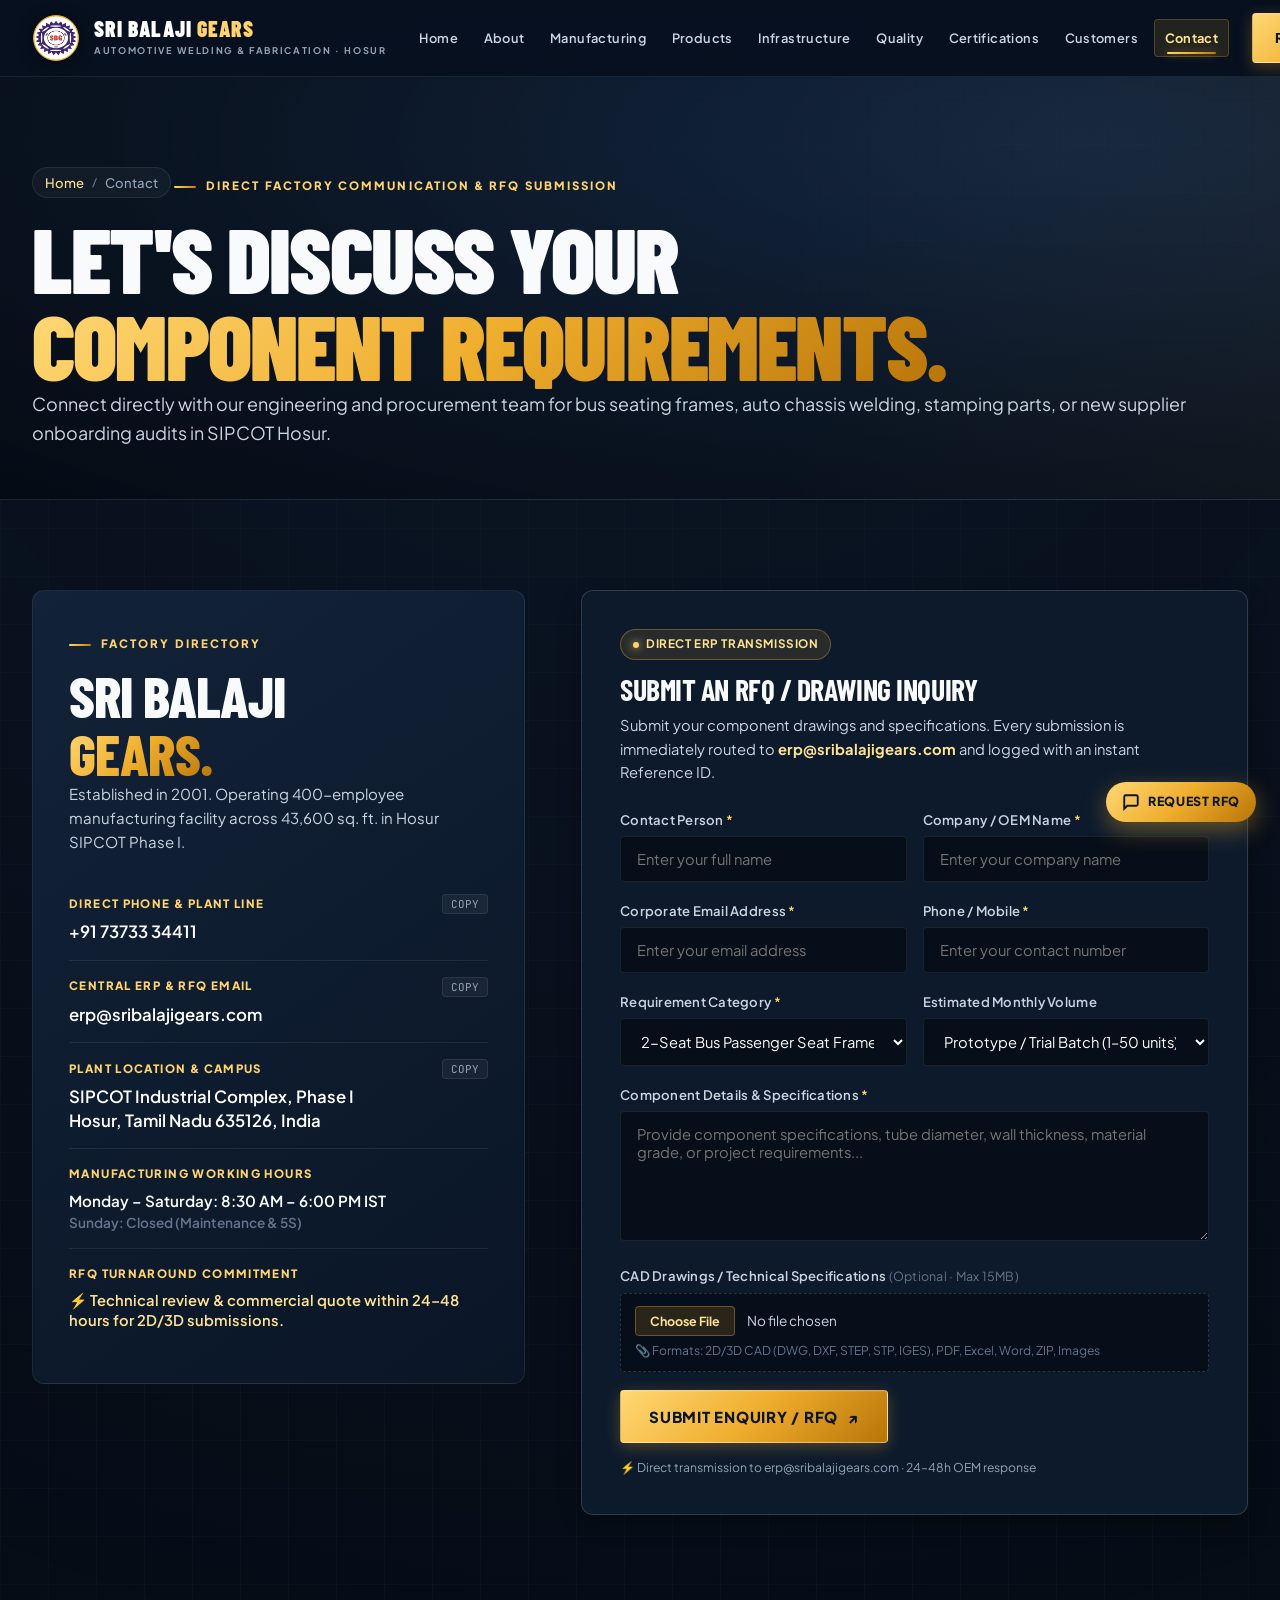
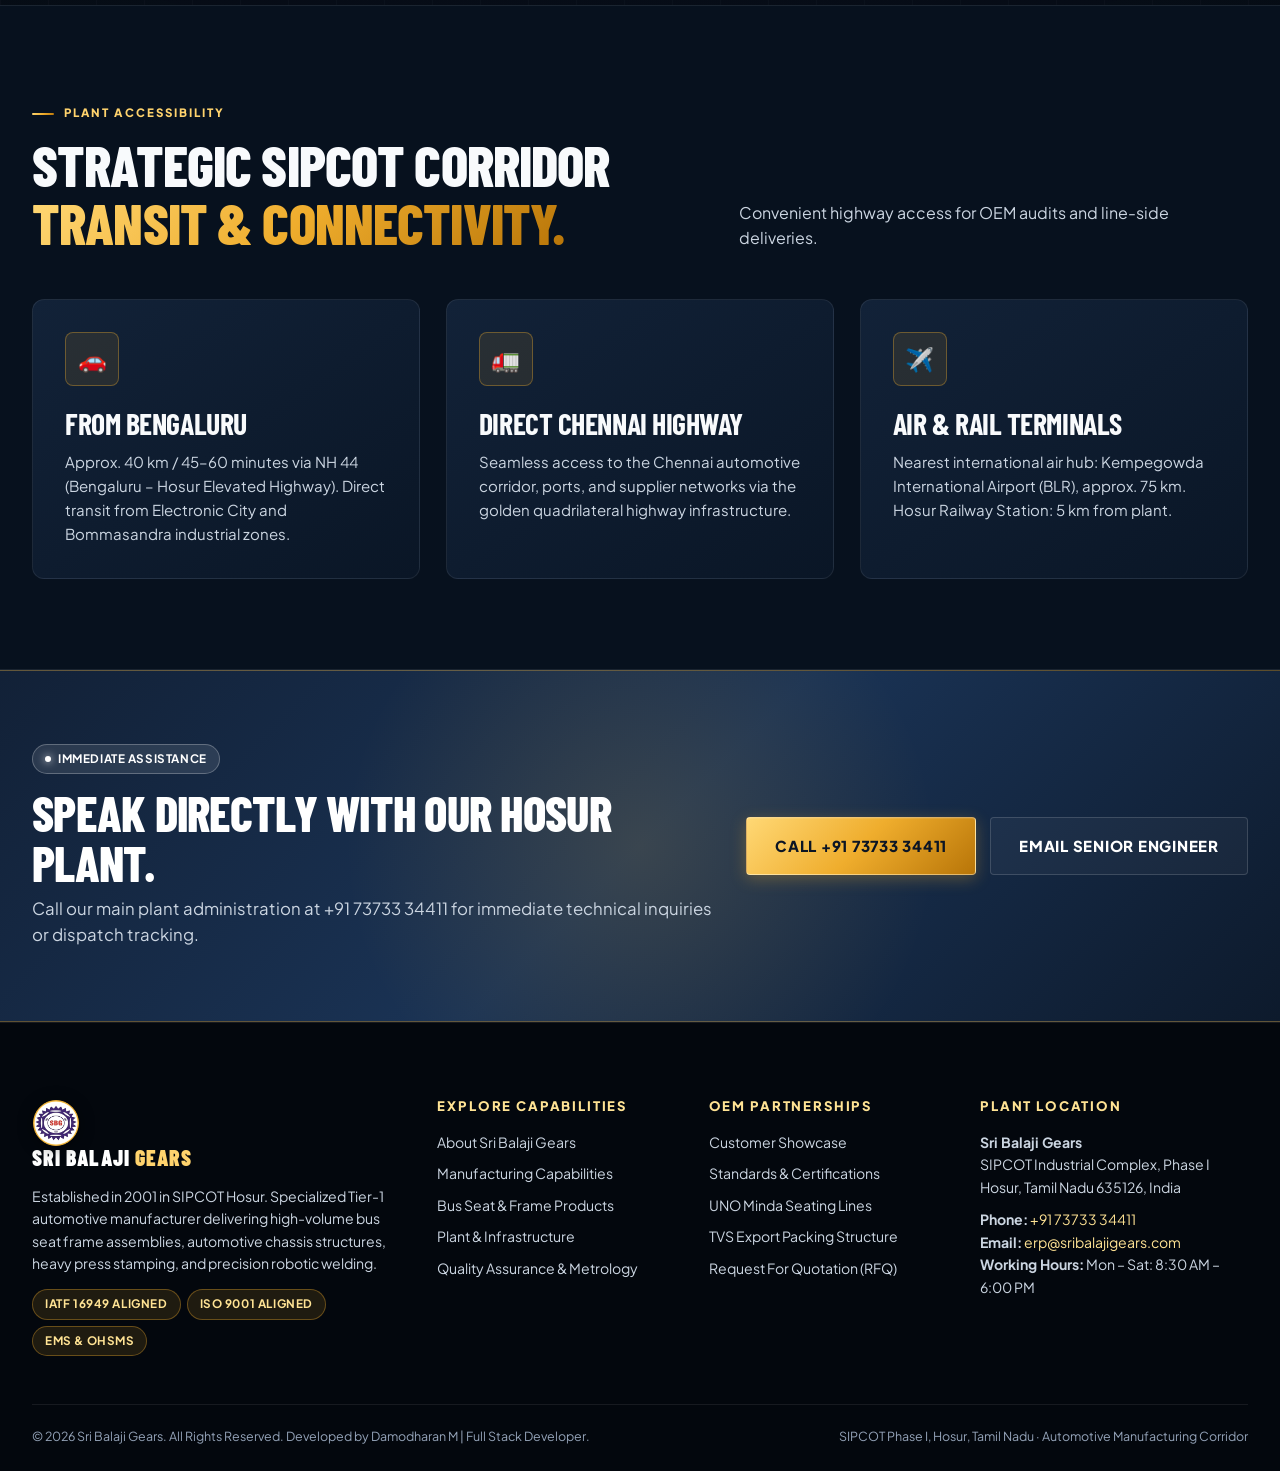
<file: contact.html>
<!doctype html>
<html lang="en">
<head>
  <link rel="preconnect" href="https://fonts.googleapis.com">
  <link rel="preconnect" href="https://fonts.gstatic.com" crossorigin>
  <link rel="stylesheet" href="https://fonts.googleapis.com/css2?family=Barlow+Condensed:wght@600;700;800;900&family=Plus+Jakarta+Sans:wght@400;500;600;700;800&family=JetBrains+Mono:wght@500;700&display=swap">
  <link rel="preload" href="assets/css/style.css?v=26" as="style">
  <meta charset="utf-8">
  <meta name="viewport" content="width=device-width, initial-scale=1, viewport-fit=cover">
  <meta name="description" content="Contact Sri Balaji Gears - Submit automotive RFQs for bus seat frame welding, auto chassis welding, and pressing in SIPCOT Hosur, Tamil Nadu. +91 73733 34411.">
  <meta name="keywords" content="Sri Balaji Gears contact, RFQ automotive welding, bus seat frame Hosur, auto welding quotation, SIPCOT Hosur manufacturing">
  <meta name="theme-color" content="#07111e">
  <meta name="google-site-verification" content="4lVNyMi9ZgLC_d8jcUPkAKkFOLJUADI26pOm8sBlswk">
  <link rel="canonical" href="https://sribalajigears.in/contact.html">
  <meta property="og:type" content="website">
  <meta property="og:site_name" content="Sri Balaji Gears">
  <meta property="og:title" content="Contact &amp; RFQ Portal | Sri Balaji Gears Hosur">
  <meta property="og:description" content="Submit technical 2D/3D drawings and RFQs directly to Sri Balaji Gears Senior Engineering desk. Fast turnaround for automotive seating and chassis assemblies.">
  <meta property="og:url" content="https://sribalajigears.in/contact.html">
  <meta property="og:image" content="https://sribalajigears.in/assets/img/sbg-logo-square.png">
  <meta name="twitter:card" content="summary_large_image">
  <meta name="twitter:title" content="Contact &amp; RFQ Portal | Sri Balaji Gears">
  <meta name="twitter:description" content="Connect with Sri Balaji Gears in SIPCOT Hosur. Submit RFQs for bus passenger seat frames and automotive assemblies.">
  <title>Contact &amp; RFQ Portal | Sri Balaji Gears Hosur</title>
    <link rel="icon" type="image/svg+xml" href="assets/img/sbg-mark.svg?v=5">
  <link rel="icon" type="image/png" sizes="16x16" href="favicon-16x16.png?v=5">
  <link rel="icon" type="image/png" sizes="32x32" href="favicon-32x32.png?v=5">
  <link rel="icon" type="image/png" sizes="48x48" href="favicon-48x48.png?v=5">
  <link rel="icon" type="image/png" sizes="96x96" href="favicon-96x96.png?v=5">
  <link rel="icon" type="image/png" sizes="192x192" href="favicon-192x192.png?v=5">
  <link rel="shortcut icon" href="favicon.ico?v=5">
  <link rel="apple-touch-icon" sizes="180x180" href="apple-touch-icon.png?v=5">
  <link rel="manifest" href="site.webmanifest?v=5">
  <link rel="stylesheet" href="assets/css/style.css?v=26">
  <!-- Structured Data: BreadcrumbList -->
  <script type="application/ld+json">
  {
    "@context": "https://schema.org",
    "@type": "BreadcrumbList",
    "itemListElement": [
      {
        "@type": "ListItem",
        "position": 1,
        "name": "Home",
        "item": "https://sribalajigears.in/"
      },
      {
        "@type": "ListItem",
        "position": 2,
        "name": "Contact & RFQ",
        "item": "https://sribalajigears.in/contact.html"
      }
    ]
  }
  </script>
  <!-- Google Analytics 4 (GA4): Replace G-XXXXXXXXXX with your Measurement ID from Google Analytics -->
  <!--
  <script async src="https://www.googletagmanager.com/gtag/js?id=G-XXXXXXXXXX"></script>
  <script>
    window.dataLayer = window.dataLayer || [];
    function gtag(){dataLayer.push(arguments);}
    gtag('js', new Date());
    gtag('config', 'G-XXXXXXXXXX');
  </script>
  -->
</head>
<body>

  <!-- Main Sticky Header -->
  <header class="header">
    <div class="container nav">
      <a class="brand" href="index.html" aria-label="Sri Balaji Gears Home">
        <img class="brand-emblem" src="assets/img/sbg-mark.svg?v=5" alt="SBG Monogram Logo" width="46" height="46">
        <span class="brand-text-block">
          <span class="brand-title">SRI BALAJI <span>GEARS</span></span>
          <span class="brand-tagline">AUTOMOTIVE WELDING &amp; FABRICATION · HOSUR</span>
        </span>
      </a>

      <!-- Desktop Navigation -->
      <nav class="menu" aria-label="Main Navigation">
        <a href="index.html">Home</a>
        <a href="about.html">About</a>
        <a href="manufacturing.html">Manufacturing</a>
        <a href="products.html">Products</a>
        <a href="infrastructure.html">Infrastructure</a>
        <a href="quality.html">Quality</a>
        <a href="certifications.html">Certifications</a>
        <a href="customers.html">Customers</a>
        <a href="contact.html">Contact</a>
      </nav>

      <!-- Nav Actions -->
      <div class="nav-actions">
        <a class="nav-button" href="contact.html">
          REQUEST RFQ <span class="button-icon">↗</span>
        </a>
        <button class="hamb" id="menuToggle" aria-label="Open navigation menu" aria-expanded="false">
          <span class="hamb-line"></span>
          <span class="hamb-line"></span>
          <span class="hamb-line"></span>
        </button>
      </div>
    </div>
  </header>

  <!-- Mobile Off-Canvas Drawer -->
  <div class="mobile-backdrop" id="mobileBackdrop"></div>
  <aside class="mobile-drawer" id="mobileDrawer" aria-label="Mobile Navigation">
    <div class="drawer-header">
      <a class="brand" href="index.html">
        <img class="brand-emblem" src="assets/img/sbg-mark.svg?v=5" alt="SBG" width="38" height="38">
        <span class="brand-text-block">
          <span class="brand-title">SRI BALAJI <span>GEARS</span></span>
        </span>
      </a>
      <button class="drawer-close" id="drawerClose" aria-label="Close menu">✕</button>
    </div>
    <nav class="drawer-nav">
      <a href="index.html">Home</a>
      <a href="about.html">About Company</a>
      <a href="manufacturing.html">Manufacturing Capabilities</a>
      <a href="products.html">Products &amp; Assemblies</a>
      <a href="infrastructure.html">Plant Infrastructure</a>
      <a href="quality.html">Quality &amp; Metrology</a>
      <a href="certifications.html">Certifications</a>
      <a href="customers.html">Customer Showcase</a>
      <a href="contact.html">Contact &amp; RFQ</a>
    </nav>
    <div class="drawer-footer">
      <div class="drawer-contact-item">
        <svg viewBox="0 0 24 24" fill="none" stroke="currentColor" stroke-width="2"><path d="M22 16.92v3a2 2 0 0 1-2.18 2 19.79 19.79 0 0 1-8.63-3.07 19.5 19.5 0 0 1-6-6 19.79 19.79 0 0 1-3.07-8.67A2 2 0 0 1 4.11 2h3a2 2 0 0 1 2 1.72 12.84 12.84 0 0 0 .7 2.81 2 2 0 0 1-.45 2.11L8.09 9.91a16 16 0 0 0 6 6l1.27-1.27a2 2 0 0 1 2.11-.45 12.84 12.84 0 0 0 2.81.7A2 2 0 0 1 22 16.92z"/></svg>
        <a href="tel:+917373334411">+91 73733 34411</a>
      </div>
      <div class="drawer-contact-item">
        <svg viewBox="0 0 24 24" fill="none" stroke="currentColor" stroke-width="2"><path d="M4 4h16c1.1 0 2 .9 2 2v12c0 1.1-.9 2-2 2H4c-1.1 0-2-.9-2-2V6c0-1.1.9-2 2-2z"/><polyline points="22,6 12,13 2,6"/></svg>
        <a href="mailto:erp@sribalajigears.com">erp@sribalajigears.com</a>
      </div>
      <a class="button" href="contact.html" style="width: 100%; margin-top: 10px;">
        REQUEST A QUOTE ↗
      </a>
    </div>
  </aside>

  <!-- Page Hero -->
  <main>
    <section class="page-hero">
      <div class="container">
        <div class="breadcrumbs">
          <a href="index.html">Home</a>
          <span class="separator">/</span>
          <span>Contact</span>
        </div>
        <div class="eyebrow">Direct Factory Communication &amp; RFQ Submission</div>
        <h1>
          LET'S DISCUSS YOUR<br>
          <em>COMPONENT REQUIREMENTS.</em>
        </h1>
        <p class="lead">
          Connect directly with our engineering and procurement team for bus seating frames, auto chassis welding, stamping parts, or new supplier onboarding audits in SIPCOT Hosur.
        </p>
      </div>
    </section>

    <!-- Main Contact & Interactive RFQ Section -->
    <section class="section">
      <div class="container contact-grid">
        <!-- Plant Information & Direct Links -->
        <div class="contact-info-card reveal delay-1">
          <div class="eyebrow">Factory Directory</div>
          <h2>SRI BALAJI<br><em>GEARS.</em></h2>
          <p style="color: var(--ink-secondary); margin-bottom: 24px; font-size: 0.94rem;">
            Established in 2001. Operating 400-employee manufacturing facility across 43,600 sq. ft. in Hosur SIPCOT Phase I.
          </p>

          <div class="contact-item">
            <div class="contact-label">
              <small>Direct Phone &amp; Plant Line</small>
              <button class="copy-btn" data-copy="+917373334411" data-label="Phone number copied">COPY</button>
            </div>
            <p><a href="tel:+917373334411">+91 73733 34411</a></p>
          </div>

          <div class="contact-item">
            <div class="contact-label">
              <small>Central ERP &amp; RFQ Email</small>
              <button class="copy-btn" data-copy="erp@sribalajigears.com" data-label="Email address copied">COPY</button>
            </div>
            <p><a href="mailto:erp@sribalajigears.com">erp@sribalajigears.com</a></p>
          </div>

          <div class="contact-item">
            <div class="contact-label">
              <small>Plant Location &amp; Campus</small>
              <button class="copy-btn" data-copy="SIPCOT Phase I, Hosur, Tamil Nadu 635126, India" data-label="Factory address copied">COPY</button>
            </div>
            <p>
              SIPCOT Industrial Complex, Phase I<br>
              Hosur, Tamil Nadu 635126, India
            </p>
          </div>

          <div class="contact-item">
            <div class="contact-label">
              <small>Manufacturing Working Hours</small>
            </div>
            <p style="font-size: 0.95rem;">
              Monday – Saturday: 8:30 AM – 6:00 PM IST<br>
              <span style="color: var(--ink-dim); font-size: 0.85rem;">Sunday: Closed (Maintenance &amp; 5S)</span>
            </p>
          </div>

          <div class="contact-item">
            <div class="contact-label">
              <small>RFQ Turnaround Commitment</small>
            </div>
            <p style="font-size: 0.92rem; color: var(--gold-300);">
              ⚡ Technical review &amp; commercial quote within 24–48 hours for 2D/3D submissions.
            </p>
          </div>
        </div>

        <!-- Interactive RFQ Submission Form -->
        <form class="form reveal delay-2" id="enquiry" enctype="multipart/form-data" method="POST">
          <div class="pill-badge" style="margin-bottom: 12px;">
            <span class="dot"></span> DIRECT ERP TRANSMISSION
          </div>
          <h3>Submit an RFQ / Drawing Inquiry</h3>
          <p class="form-subtitle">
            Submit your component drawings and specifications. Every submission is immediately routed to <strong style="color:var(--gold-300);">erp@sribalajigears.com</strong> and logged with an instant Reference ID.
          </p>

          <!-- Anti-Spam Honeypot Field (Invisible to legitimate users) -->
          <div style="position: absolute; left: -9999px; opacity: 0; pointer-events: none;" aria-hidden="true">
            <label for="website_hp">Do not fill this field</label>
            <input type="text" id="website_hp" name="website_hp" tabindex="-1" autocomplete="off">
          </div>

          <div class="formrow">
            <div class="form-group">
              <label for="name">Contact Person <span class="req">*</span></label>
              <input type="text" id="name" name="name" placeholder="Enter your full name" required>
            </div>
            <div class="form-group">
              <label for="company">Company / OEM Name <span class="req">*</span></label>
              <input type="text" id="company" name="company" placeholder="Enter your company name" required>
            </div>
          </div>

          <div class="formrow">
            <div class="form-group">
              <label for="email">Corporate Email Address <span class="req">*</span></label>
              <input type="email" id="email" name="email" placeholder="Enter your email address" required>
            </div>
            <div class="form-group">
              <label for="phone">Phone / Mobile <span class="req">*</span></label>
              <input type="tel" id="phone" name="phone" placeholder="Enter your contact number" required>
            </div>
          </div>

          <script>
            function toggleOtherCategory(val) {
              var wrap = document.getElementById('otherCategoryWrap');
              var input = document.getElementById('otherCategory');
              if (wrap) {
                if (val === 'Others' || (typeof val === 'string' && val.indexOf('Others') !== -1)) {
                  wrap.style.display = 'block';
                  if (input) {
                    input.setAttribute('required', 'true');
                    input.focus();
                  }
                } else {
                  wrap.style.display = 'none';
                  if (input) {
                    input.removeAttribute('required');
                    input.value = '';
                  }
                }
              }
            }
          </script>
          <div class="formrow">
            <div class="form-group">
              <label for="projectType">Requirement Category <span class="req">*</span></label>
              <select id="projectType" name="projectType" onchange="toggleOtherCategory(this.value)">
                <option value="2-Seat Bus Assembly Frame Welding">2-Seat Bus Passenger Seat Frame Assemblies</option>
                <option value="2-Seat Luxury Passenger Frame">2-Seat Luxury Coach Passenger Frame</option>
                <option value="TVS Export Packing Structure">TVS Export Packing Structure &amp; Packaging Assemblies</option>
                <option value="Heavy Pressing & Stamping (50T-300T)">Heavy Pressing &amp; Stamping (50T–300T)</option>
                <option value="Custom Welding & Jigs">Custom Welding &amp; Precision Jigs</option>
                <option value="Plant Audit & Vendor Onboarding">Plant Audit &amp; OEM Vendor Onboarding</option>
                <option value="Others">Others (Please specify)</option>
              </select>
              <div id="otherCategoryWrap" style="display: none; margin-top: 10px;">
                <label for="otherCategory" style="font-size: 0.78rem; color: var(--gold-300); margin-bottom: 5px; display: block;">Specify Custom Requirement <span class="req">*</span></label>
                <input type="text" id="otherCategory" name="otherCategory" placeholder="Type your custom requirement here...">
              </div>
            </div>
            <div class="form-group">
              <label for="quantity">Estimated Monthly Volume</label>
              <select id="quantity" name="quantity">
                <option value="Prototype / Trial Batch (1-50 units)">Prototype / Trial Batch (1–50 units)</option>
                <option value="500 - 2,000 units / month">500 – 2,000 units / month</option>
                <option value="2,000 - 10,000 units / month">2,000 – 10,000 units / month</option>
                <option value="10,000+ units / month">10,000+ units / month (High Volume)</option>
              </select>
            </div>
          </div>

          <div class="form-group">
            <label for="message">Component Details &amp; Specifications <span class="req">*</span></label>
            <textarea id="message" name="message" placeholder="Provide component specifications, tube diameter, wall thickness, material grade, or project requirements..." required></textarea>
          </div>

          <!-- Drawing & Specification File Upload -->
          <div class="form-group">
            <label for="attachment">CAD Drawings / Technical Specifications <span style="font-weight:normal; font-size:0.78rem; color:var(--ink-dim);">(Optional · Max 15MB)</span></label>
            <div class="file-upload-box">
              <input type="file" id="attachment" name="attachment" accept=".pdf,.doc,.docx,.xls,.xlsx,.png,.jpg,.jpeg,.zip,.dxf,.dwg,.step,.stp,.iges,.igs">
              <div class="file-help-text">
                📎 Formats: 2D/3D CAD (DWG, DXF, STEP, STP, IGES), PDF, Excel, Word, ZIP, Images
              </div>
            </div>
          </div>

          <div class="form-footer">
            <button type="submit" id="submitBtn" class="button lg">
              <span id="btnText">SUBMIT ENQUIRY / RFQ</span> <span class="button-icon" id="btnIcon">↗</span>
            </button>
            <span class="note" id="rfqNote">⚡ Direct transmission to erp@sribalajigears.com · 24–48h OEM response</span>
          </div>

          <div id="status" class="form-status" role="alert" aria-live="polite"></div>
        </form>
      </div>
    </section>

    <!-- Factory Location & Logistics Guide -->
    <section class="section alternate">
      <div class="container">
        <div class="section-heading">
          <div>
            <div class="eyebrow">Plant Accessibility</div>
            <h2>STRATEGIC SIPCOT CORRIDOR<br><em>TRANSIT &amp; CONNECTIVITY.</em></h2>
          </div>
          <p>Convenient highway access for OEM audits and line-side deliveries.</p>
        </div>

        <div class="grid grid-3">
          <div class="card reveal delay-1">
            <div class="card-icon">🚗</div>
            <h3>From Bengaluru</h3>
            <p>
              Approx. 40 km / 45–60 minutes via NH 44 (Bengaluru – Hosur Elevated Highway). Direct transit from Electronic City and Bommasandra industrial zones.
            </p>
          </div>

          <div class="card reveal delay-2">
            <div class="card-icon">🚛</div>
            <h3>Direct Chennai Highway</h3>
            <p>
              Seamless access to the Chennai automotive corridor, ports, and supplier networks via the golden quadrilateral highway infrastructure.
            </p>
          </div>

          <div class="card reveal delay-3">
            <div class="card-icon">✈️</div>
            <h3>Air &amp; Rail Terminals</h3>
            <p>
              Nearest international air hub: Kempegowda International Airport (BLR), approx. 75 km. Hosur Railway Station: 5 km from plant.
            </p>
          </div>
        </div>
      </div>
    </section>
  </main>

  <!-- High Impact Call to Action -->
  <section class="cta">
    <div class="container">
      <div class="cta-copy">
        <div class="pill-badge" style="background: rgba(255, 255, 255, 0.1); border-color: rgba(255, 255, 255, 0.25); color: #ffffff; margin-bottom: 14px;">
          <span class="dot" style="background: #ffffff; box-shadow: 0 0 8px #ffffff;"></span> IMMEDIATE ASSISTANCE
        </div>
        <h2>SPEAK DIRECTLY WITH OUR HOSUR PLANT.</h2>
        <p>Call our main plant administration at +91 73733 34411 for immediate technical inquiries or dispatch tracking.</p>
      </div>
      <div class="actions">
        <a class="button lg" href="tel:+917373334411">
          CALL +91 73733 34411
        </a>
        <a class="button ghost lg" href="mailto:erp@sribalajigears.com">
          EMAIL SENIOR ENGINEER
        </a>
      </div>
    </div>
  </section>

  <!-- Enterprise Corporate Footer -->
  <footer>
    <div class="container">
      <div class="footgrid">
        <div class="footer-col">
          <a class="brand" href="index.html" style="margin-bottom: 16px;">
            <img class="brand-emblem" src="assets/img/sbg-mark.svg?v=5" alt="SBG" width="42" height="42">
            <span class="brand-text-block">
              <span class="brand-title">SRI BALAJI <span>GEARS</span></span>
            </span>
          </a>
          <p>
            Established in 2001 in SIPCOT Hosur. Specialized Tier-1 automotive manufacturer delivering high-volume bus seat frame assemblies, automotive chassis structures, heavy press stamping, and precision robotic welding.
          </p>
          <div class="footer-cert-tags">
            <span class="pill-badge">IATF 16949 ALIGNED</span>
            <span class="pill-badge">ISO 9001 ALIGNED</span>
            <span class="pill-badge">EMS &amp; OHSMS</span>
          </div>
        </div>

        <div class="footer-col">
          <h4>EXPLORE CAPABILITIES</h4>
          <a href="about.html">About Sri Balaji Gears</a>
          <a href="manufacturing.html">Manufacturing Capabilities</a>
          <a href="products.html">Bus Seat &amp; Frame Products</a>
          <a href="infrastructure.html">Plant &amp; Infrastructure</a>
          <a href="quality.html">Quality Assurance &amp; Metrology</a>
        </div>

        <div class="footer-col">
          <h4>OEM PARTNERSHIPS</h4>
          <a href="customers.html">Customer Showcase</a>
          <a href="certifications.html">Standards &amp; Certifications</a>
          <a href="customers.html">UNO Minda Seating Lines</a>
          <a href="customers.html">TVS Export Packing Structure</a>
          <a href="contact.html">Request For Quotation (RFQ)</a>
        </div>

        <div class="footer-col">
          <h4>PLANT LOCATION</h4>
          <p>
            <strong>Sri Balaji Gears</strong><br>
            SIPCOT Industrial Complex, Phase I<br>
            Hosur, Tamil Nadu 635126, India
          </p>
          <p style="margin-top: 10px;">
            <strong>Phone:</strong> <a href="tel:+917373334411" style="display:inline; color:var(--gold-300);">+91 73733 34411</a><br>
            <strong>Email:</strong> <a href="mailto:erp@sribalajigears.com" style="display:inline; color:var(--gold-300);">erp@sribalajigears.com</a><br>
            <strong>Working Hours:</strong> Mon – Sat: 8:30 AM – 6:00 PM
          </p>
        </div>
      </div>

      <div class="bottom">
        <span>© <span data-year>2026</span> Sri Balaji Gears. All Rights Reserved. Developed by Damodharan M | Full Stack Developer.</span>
        <span>SIPCOT Phase I, Hosur, Tamil Nadu · Automotive Manufacturing Corridor</span>
      </div>
    </div>
  </footer>

  <!-- Floating Actions (Scroll-to-top & RFQ FAB) -->
  <div class="floating-actions">
    <a href="contact.html" class="quick-rfq-fab" aria-label="Request Instant Quote">
      <svg width="18" height="18" viewBox="0 0 24 24" fill="none" stroke="currentColor" stroke-width="2.5"><path d="M21 15a2 2 0 0 1-2 2H7l-4 4V5a2 2 0 0 1 2-2h14a2 2 0 0 1 2 2z"/></svg>
      <span class="fab-text">REQUEST RFQ</span>
    </a>
    <button id="scrollTopBtn" class="btn-scroll-top" aria-label="Scroll to top of page">
      <svg width="20" height="20" viewBox="0 0 24 24" fill="none" stroke="currentColor" stroke-width="2.5"><polyline points="18 15 12 9 6 15"/></svg>
    </button>
  </div>

  <script src="assets/js/main.js?v=26" defer></script>
</body>
</html>
</file>
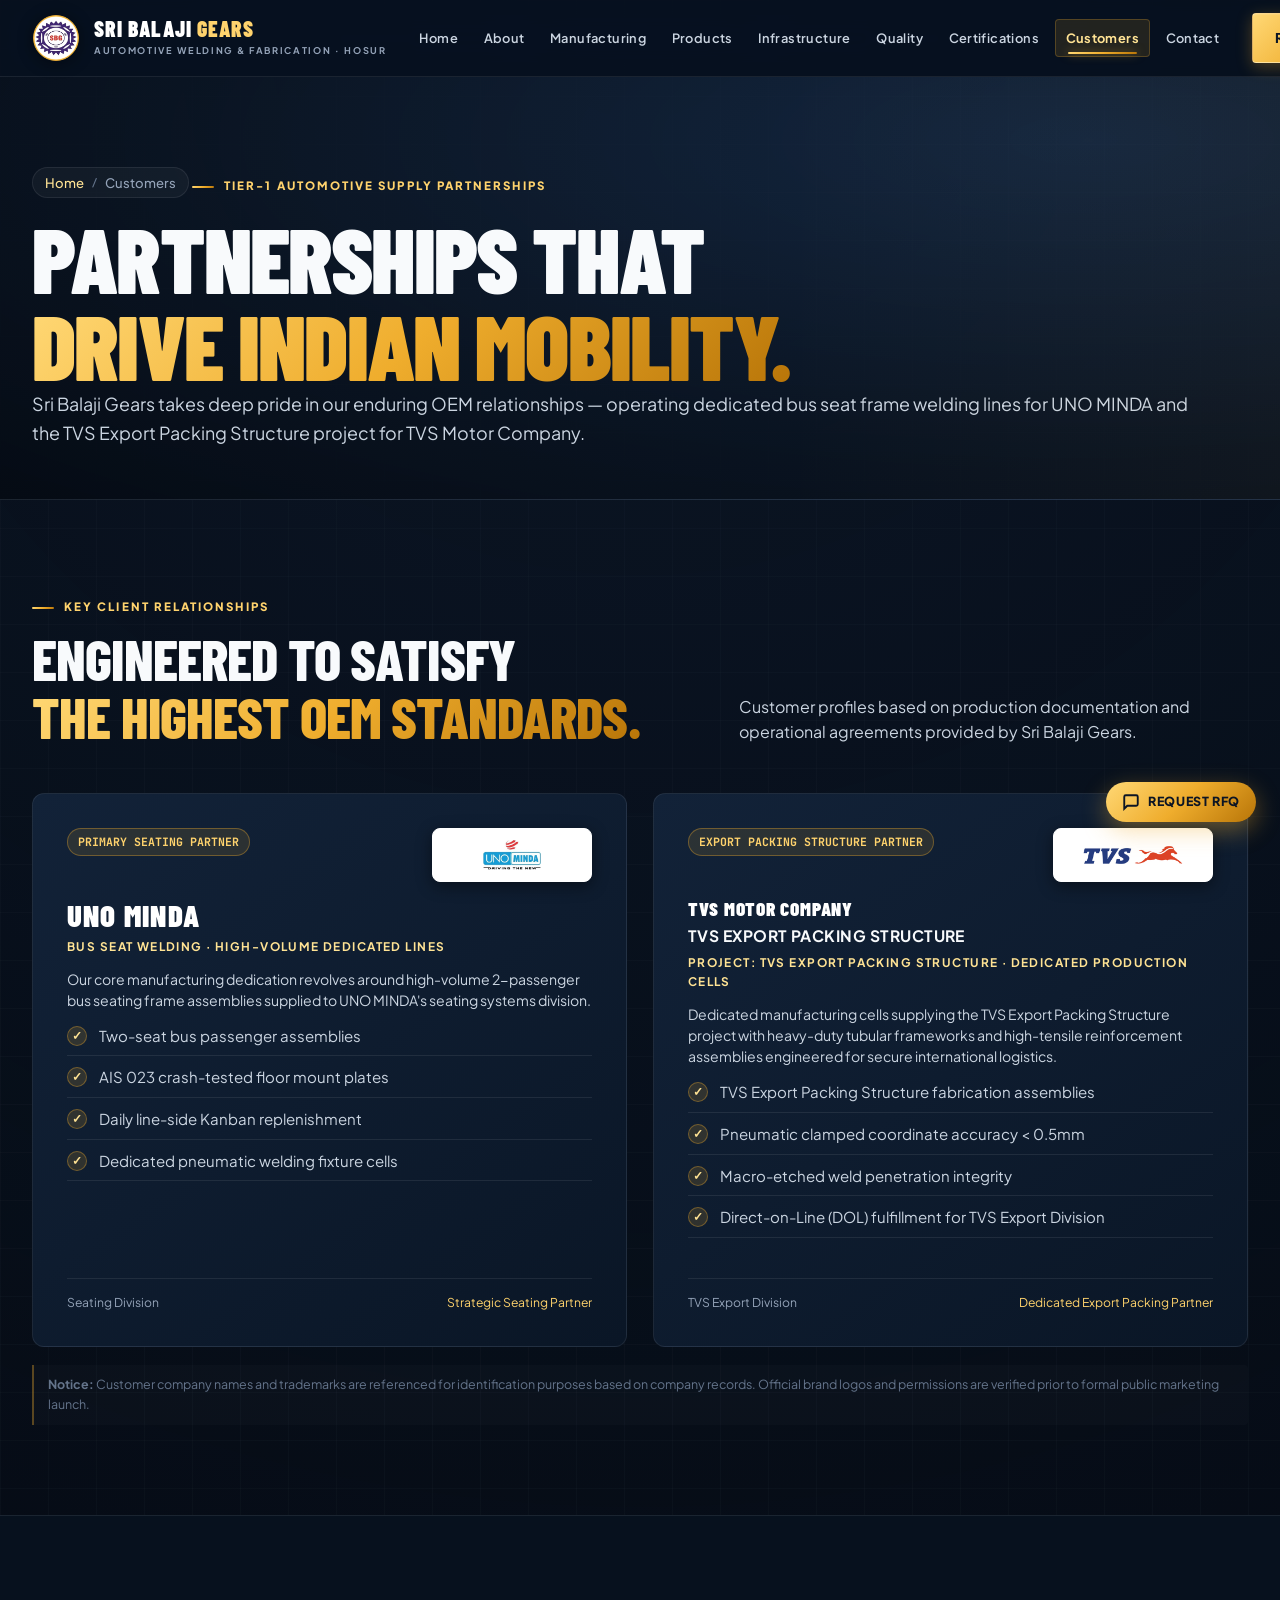
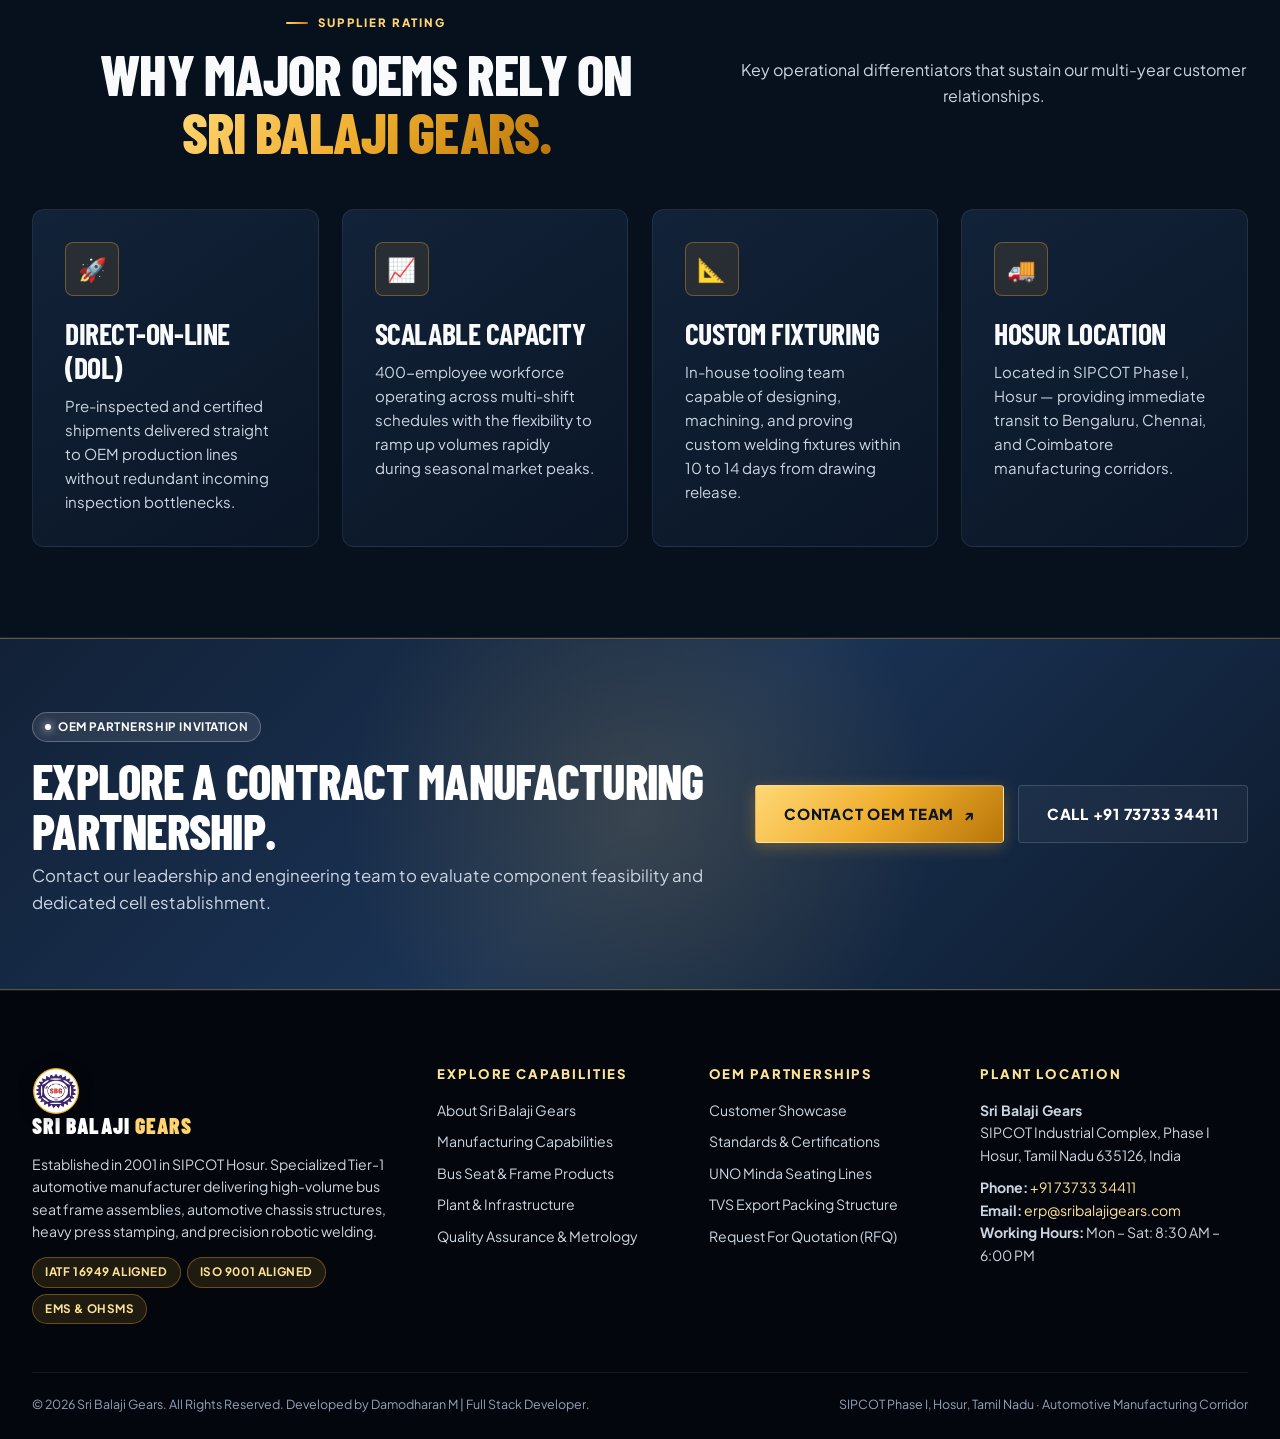
<file: customers.html>
<!doctype html>
<html lang="en">
<head>
  <link rel="preconnect" href="https://fonts.googleapis.com">
  <link rel="preconnect" href="https://fonts.gstatic.com" crossorigin>
  <link rel="stylesheet" href="https://fonts.googleapis.com/css2?family=Barlow+Condensed:wght@600;700;800;900&family=Plus+Jakarta+Sans:wght@400;500;600;700;800&family=JetBrains+Mono:wght@500;700&display=swap">
  <link rel="preload" href="assets/css/style.css?v=26" as="style">
  <meta charset="utf-8">
  <meta name="viewport" content="width=device-width, initial-scale=1, viewport-fit=cover">
    <meta name="description" content="Trusted Tier-1 supplier to leading OEMs including UNO MINDA Seating Systems, TVS Motor Company, and major commercial automotive brands.">
  <meta name="keywords" content="Sri Balaji Gears, oem customers & showcase, automotive welding Hosur, bus seat frames, SIPCOT Hosur">
  <meta name="theme-color" content="#07111e">
  <meta name="google-site-verification" content="4lVNyMi9ZgLC_d8jcUPkAKkFOLJUADI26pOm8sBlswk">
  <link rel="canonical" href="https://sribalajigears.in/customers.html">
  <meta property="og:type" content="website">
  <meta property="og:site_name" content="Sri Balaji Gears">
  <meta property="og:title" content="OEM Customers & Partnerships | Sri Balaji Gears Hosur">
  <meta property="og:description" content="Trusted Tier-1 supplier to leading OEMs including UNO MINDA Seating Systems, TVS Motor Company, and major commercial automotive brands.">
  <meta property="og:url" content="https://sribalajigears.in/customers.html">
  <meta property="og:image" content="https://sribalajigears.in/assets/img/sbg-logo-square.png">
  <meta name="twitter:card" content="summary_large_image">
  <meta name="twitter:title" content="OEM Customers & Partnerships | Sri Balaji Gears Hosur">
  <meta name="twitter:description" content="Trusted Tier-1 supplier to leading OEMs including UNO MINDA Seating Systems, TVS Motor Company, and major commercial automotive brands.">
  <title>OEM Customers & Partnerships | Sri Balaji Gears Hosur</title>
    <link rel="icon" type="image/svg+xml" href="assets/img/sbg-mark.svg?v=5">
  <link rel="icon" type="image/png" sizes="16x16" href="favicon-16x16.png?v=5">
  <link rel="icon" type="image/png" sizes="32x32" href="favicon-32x32.png?v=5">
  <link rel="icon" type="image/png" sizes="48x48" href="favicon-48x48.png?v=5">
  <link rel="icon" type="image/png" sizes="96x96" href="favicon-96x96.png?v=5">
  <link rel="icon" type="image/png" sizes="192x192" href="favicon-192x192.png?v=5">
  <link rel="shortcut icon" href="favicon.ico?v=5">
  <link rel="apple-touch-icon" sizes="180x180" href="apple-touch-icon.png?v=5">
  <link rel="manifest" href="site.webmanifest?v=5">
  <link rel="stylesheet" href="assets/css/style.css?v=26">
  <!-- Structured Data: BreadcrumbList -->
  <script type="application/ld+json">
  {
    "@context": "https://schema.org",
    "@type": "BreadcrumbList",
    "itemListElement": [
      {
        "@type": "ListItem",
        "position": 1,
        "name": "Home",
        "item": "https://sribalajigears.in/"
      },
      {
        "@type": "ListItem",
        "position": 2,
        "name": "OEM Customers & Showcase",
        "item": "https://sribalajigears.in/customers.html"
      }
    ]
  }
  </script>
  <!-- Google Analytics 4 (GA4): Replace G-XXXXXXXXXX with your Measurement ID from Google Analytics -->
  <!--
  <script async src="https://www.googletagmanager.com/gtag/js?id=G-XXXXXXXXXX"></script>
  <script>
    window.dataLayer = window.dataLayer || [];
    function gtag(){dataLayer.push(arguments);}
    gtag('js', new Date());
    gtag('config', 'G-XXXXXXXXXX');
  </script>
  -->
</head>
<body>

  <!-- Main Sticky Header -->
  <header class="header">
    <div class="container nav">
      <a class="brand" href="index.html" aria-label="Sri Balaji Gears Home">
        <img class="brand-emblem" src="assets/img/sbg-mark.svg?v=5" alt="SBG Monogram Logo" width="46" height="46">
        <span class="brand-text-block">
          <span class="brand-title">SRI BALAJI <span>GEARS</span></span>
          <span class="brand-tagline">AUTOMOTIVE WELDING &amp; FABRICATION · HOSUR</span>
        </span>
      </a>

      <!-- Desktop Navigation -->
      <nav class="menu" aria-label="Main Navigation">
        <a href="index.html">Home</a>
        <a href="about.html">About</a>
        <a href="manufacturing.html">Manufacturing</a>
        <a href="products.html">Products</a>
        <a href="infrastructure.html">Infrastructure</a>
        <a href="quality.html">Quality</a>
        <a href="certifications.html">Certifications</a>
        <a href="customers.html">Customers</a>
        <a href="contact.html">Contact</a>
      </nav>

      <!-- Nav Actions -->
      <div class="nav-actions">
        <a class="nav-button" href="contact.html">
          REQUEST RFQ <span class="button-icon">↗</span>
        </a>
        <button class="hamb" id="menuToggle" aria-label="Open navigation menu" aria-expanded="false">
          <span class="hamb-line"></span>
          <span class="hamb-line"></span>
          <span class="hamb-line"></span>
        </button>
      </div>
    </div>
  </header>

  <!-- Mobile Off-Canvas Drawer -->
  <div class="mobile-backdrop" id="mobileBackdrop"></div>
  <aside class="mobile-drawer" id="mobileDrawer" aria-label="Mobile Navigation">
    <div class="drawer-header">
      <a class="brand" href="index.html">
        <img class="brand-emblem" src="assets/img/sbg-mark.svg?v=5" alt="SBG" width="38" height="38">
        <span class="brand-text-block">
          <span class="brand-title">SRI BALAJI <span>GEARS</span></span>
        </span>
      </a>
      <button class="drawer-close" id="drawerClose" aria-label="Close menu">✕</button>
    </div>
    <nav class="drawer-nav">
      <a href="index.html">Home</a>
      <a href="about.html">About Company</a>
      <a href="manufacturing.html">Manufacturing Capabilities</a>
      <a href="products.html">Products &amp; Assemblies</a>
      <a href="infrastructure.html">Plant Infrastructure</a>
      <a href="quality.html">Quality &amp; Metrology</a>
      <a href="certifications.html">Certifications</a>
      <a href="customers.html">Customer Showcase</a>
      <a href="contact.html">Contact &amp; RFQ</a>
    </nav>
    <div class="drawer-footer">
      <div class="drawer-contact-item">
        <svg viewBox="0 0 24 24" fill="none" stroke="currentColor" stroke-width="2"><path d="M22 16.92v3a2 2 0 0 1-2.18 2 19.79 19.79 0 0 1-8.63-3.07 19.5 19.5 0 0 1-6-6 19.79 19.79 0 0 1-3.07-8.67A2 2 0 0 1 4.11 2h3a2 2 0 0 1 2 1.72 12.84 12.84 0 0 0 .7 2.81 2 2 0 0 1-.45 2.11L8.09 9.91a16 16 0 0 0 6 6l1.27-1.27a2 2 0 0 1 2.11-.45 12.84 12.84 0 0 0 2.81.7A2 2 0 0 1 22 16.92z"/></svg>
        <a href="tel:+917373334411">+91 73733 34411</a>
      </div>
      <div class="drawer-contact-item">
        <svg viewBox="0 0 24 24" fill="none" stroke="currentColor" stroke-width="2"><path d="M4 4h16c1.1 0 2 .9 2 2v12c0 1.1-.9 2-2 2H4c-1.1 0-2-.9-2-2V6c0-1.1.9-2 2-2z"/><polyline points="22,6 12,13 2,6"/></svg>
        <a href="mailto:erp@sribalajigears.com">erp@sribalajigears.com</a>
      </div>
      <a class="button" href="contact.html" style="width: 100%; margin-top: 10px;">
        REQUEST A QUOTE ↗
      </a>
    </div>
  </aside>

  <!-- Page Hero -->
  <main>
    <section class="page-hero">
      <div class="container">
        <div class="breadcrumbs">
          <a href="index.html">Home</a>
          <span class="separator">/</span>
          <span>Customers</span>
        </div>
        <div class="eyebrow">Tier-1 Automotive Supply Partnerships</div>
        <h1>
          PARTNERSHIPS THAT<br>
          <em>DRIVE INDIAN MOBILITY.</em>
        </h1>
        <p class="lead">
          Sri Balaji Gears takes deep pride in our enduring OEM relationships — operating dedicated bus seat frame welding lines for UNO MINDA and the TVS Export Packing Structure project for TVS Motor Company.
        </p>
      </div>
    </section>

    <!-- Detailed Customer Profiles Showcase -->
    <section class="section">
      <div class="container">
        <div class="section-heading">
          <div>
            <div class="eyebrow">Key Client Relationships</div>
            <h2>ENGINEERED TO SATISFY<br><em>THE HIGHEST OEM STANDARDS.</em></h2>
          </div>
          <p>
            Customer profiles based on production documentation and operational agreements provided by Sri Balaji Gears.
          </p>
        </div>

        <div class="brand-grid">
          <!-- UNO MINDA -->
          <div class="brand-tile reveal delay-1">
            <div>
              <div class="brand-tile-header">
                <span class="brand-badge">PRIMARY SEATING PARTNER</span>
                <div class="brand-logo-wrap">
                  <img src="assets/img/uno-minda-logo.png" alt="UNO MINDA Logo" class="brand-logo-img" width="140" height="40" loading="lazy">
                </div>
              </div>
              <strong>UNO MINDA</strong>
              <small>BUS SEAT WELDING · HIGH-VOLUME DEDICATED LINES</small>
              <p>
                Our core manufacturing dedication revolves around high-volume 2-passenger bus seating frame assemblies supplied to UNO MINDA's seating systems division.
              </p>
              <ul class="list-check" style="margin-top: 14px;">
                <li>Two-seat bus passenger assemblies</li>
                <li>AIS 023 crash-tested floor mount plates</li>
                <li>Daily line-side Kanban replenishment</li>
                <li>Dedicated pneumatic welding fixture cells</li>
              </ul>
            </div>
            <div class="brand-tile-footer">
              <span>Seating Division</span>
              <span class="text-gold">Strategic Seating Partner</span>
            </div>
          </div>

          <!-- TVS MOTOR COMPANY -->
          <div class="brand-tile reveal delay-2">
            <div>
              <div class="brand-tile-header">
                <span class="brand-badge">EXPORT PACKING STRUCTURE PARTNER</span>
                <div class="brand-logo-wrap">
                  <img src="assets/img/tvs-logo.png" alt="TVS Motor Logo" class="brand-logo-img" width="140" height="40" loading="lazy">
                </div>
              </div>
              <strong style="font-size: 1.2rem; display: block;">TVS MOTOR COMPANY</strong>
              <div style="color: var(--accent-gold); font-weight: 700; margin: 4px 0 2px; font-size: 0.98rem; text-transform: uppercase; letter-spacing: 0.03em;">TVS Export Packing Structure</div>
              <small>PROJECT: TVS EXPORT PACKING STRUCTURE · DEDICATED PRODUCTION CELLS</small>
              <p>
                Dedicated manufacturing cells supplying the TVS Export Packing Structure project with heavy-duty tubular frameworks and high-tensile reinforcement assemblies engineered for secure international logistics.
              </p>
              <ul class="list-check" style="margin-top: 14px;">
                <li>TVS Export Packing Structure fabrication assemblies</li>
                <li>Pneumatic clamped coordinate accuracy &lt; 0.5mm</li>
                <li>Macro-etched weld penetration integrity</li>
                <li>Direct-on-Line (DOL) fulfillment for TVS Export Division</li>
              </ul>
            </div>
            <div class="brand-tile-footer">
              <span>TVS Export Division</span>
              <span class="text-gold">Dedicated Export Packing Partner</span>
            </div>
          </div>
        </div>

        <p class="smallnote">
          <strong>Notice:</strong> Customer company names and trademarks are referenced for identification purposes based on company records. Official brand logos and permissions are verified prior to formal public marketing launch.
        </p>
      </div>
    </section>

    <!-- Supplier Excellence Performance Dashboard -->
    <section class="section alternate">
      <div class="container">
        <div class="section-heading centered">
          <div>
            <div class="eyebrow">Supplier Rating</div>
            <h2>WHY MAJOR OEMS RELY ON<br><em>SRI BALAJI GEARS.</em></h2>
          </div>
          <p>Key operational differentiators that sustain our multi-year customer relationships.</p>
        </div>

        <div class="grid grid-4">
          <article class="card reveal delay-1">
            <div class="card-icon">🚀</div>
            <h3>Direct-on-Line (DOL)</h3>
            <p>
              Pre-inspected and certified shipments delivered straight to OEM production lines without redundant incoming inspection bottlenecks.
            </p>
          </article>

          <article class="card reveal delay-2">
            <div class="card-icon">📈</div>
            <h3>Scalable Capacity</h3>
            <p>
              400-employee workforce operating across multi-shift schedules with the flexibility to ramp up volumes rapidly during seasonal market peaks.
            </p>
          </article>

          <article class="card reveal delay-3">
            <div class="card-icon">📐</div>
            <h3>Custom Fixturing</h3>
            <p>
              In-house tooling team capable of designing, machining, and proving custom welding fixtures within 10 to 14 days from drawing release.
            </p>
          </article>

          <article class="card reveal delay-4">
            <div class="card-icon">🚚</div>
            <h3>Hosur Location</h3>
            <p>
              Located in SIPCOT Phase I, Hosur — providing immediate transit to Bengaluru, Chennai, and Coimbatore manufacturing corridors.
            </p>
          </article>
        </div>
      </div>
    </section>
  </main>

  <!-- High Impact Call to Action -->
  <section class="cta">
    <div class="container">
      <div class="cta-copy">
        <div class="pill-badge" style="background: rgba(255, 255, 255, 0.1); border-color: rgba(255, 255, 255, 0.25); color: #ffffff; margin-bottom: 14px;">
          <span class="dot" style="background: #ffffff; box-shadow: 0 0 8px #ffffff;"></span> OEM PARTNERSHIP INVITATION
        </div>
        <h2>EXPLORE A CONTRACT MANUFACTURING PARTNERSHIP.</h2>
        <p>Contact our leadership and engineering team to evaluate component feasibility and dedicated cell establishment.</p>
      </div>
      <div class="actions">
        <a class="button lg" href="contact.html">
          CONTACT OEM TEAM <span class="button-icon">↗</span>
        </a>
        <a class="button ghost lg" href="tel:+917373334411">
          CALL +91 73733 34411
        </a>
      </div>
    </div>
  </section>

  <!-- Enterprise Corporate Footer -->
  <footer>
    <div class="container">
      <div class="footgrid">
        <div class="footer-col">
          <a class="brand" href="index.html" style="margin-bottom: 16px;">
            <img class="brand-emblem" src="assets/img/sbg-mark.svg?v=5" alt="SBG" width="42" height="42">
            <span class="brand-text-block">
              <span class="brand-title">SRI BALAJI <span>GEARS</span></span>
            </span>
          </a>
          <p>
            Established in 2001 in SIPCOT Hosur. Specialized Tier-1 automotive manufacturer delivering high-volume bus seat frame assemblies, automotive chassis structures, heavy press stamping, and precision robotic welding.
          </p>
          <div class="footer-cert-tags">
            <span class="pill-badge">IATF 16949 ALIGNED</span>
            <span class="pill-badge">ISO 9001 ALIGNED</span>
            <span class="pill-badge">EMS &amp; OHSMS</span>
          </div>
        </div>

        <div class="footer-col">
          <h4>EXPLORE CAPABILITIES</h4>
          <a href="about.html">About Sri Balaji Gears</a>
          <a href="manufacturing.html">Manufacturing Capabilities</a>
          <a href="products.html">Bus Seat &amp; Frame Products</a>
          <a href="infrastructure.html">Plant &amp; Infrastructure</a>
          <a href="quality.html">Quality Assurance &amp; Metrology</a>
        </div>

        <div class="footer-col">
          <h4>OEM PARTNERSHIPS</h4>
          <a href="customers.html">Customer Showcase</a>
          <a href="certifications.html">Standards &amp; Certifications</a>
          <a href="customers.html">UNO Minda Seating Lines</a>
          <a href="customers.html">TVS Export Packing Structure</a>
          <a href="contact.html">Request For Quotation (RFQ)</a>
        </div>

        <div class="footer-col">
          <h4>PLANT LOCATION</h4>
          <p>
            <strong>Sri Balaji Gears</strong><br>
            SIPCOT Industrial Complex, Phase I<br>
            Hosur, Tamil Nadu 635126, India
          </p>
          <p style="margin-top: 10px;">
            <strong>Phone:</strong> <a href="tel:+917373334411" style="display:inline; color:var(--gold-300);">+91 73733 34411</a><br>
            <strong>Email:</strong> <a href="mailto:erp@sribalajigears.com" style="display:inline; color:var(--gold-300);">erp@sribalajigears.com</a><br>
            <strong>Working Hours:</strong> Mon – Sat: 8:30 AM – 6:00 PM
          </p>
        </div>
      </div>

      <div class="bottom">
        <span>© <span data-year>2026</span> Sri Balaji Gears. All Rights Reserved. Developed by Damodharan M | Full Stack Developer.</span>
        <span>SIPCOT Phase I, Hosur, Tamil Nadu · Automotive Manufacturing Corridor</span>
      </div>
    </div>
  </footer>

  <!-- Floating Actions (Scroll-to-top & RFQ FAB) -->
  <div class="floating-actions">
    <a href="contact.html" class="quick-rfq-fab" aria-label="Request Instant Quote">
      <svg width="18" height="18" viewBox="0 0 24 24" fill="none" stroke="currentColor" stroke-width="2.5"><path d="M21 15a2 2 0 0 1-2 2H7l-4 4V5a2 2 0 0 1 2-2h14a2 2 0 0 1 2 2z"/></svg>
      <span class="fab-text">REQUEST RFQ</span>
    </a>
    <button id="scrollTopBtn" class="btn-scroll-top" aria-label="Scroll to top of page">
      <svg width="20" height="20" viewBox="0 0 24 24" fill="none" stroke="currentColor" stroke-width="2.5"><polyline points="18 15 12 9 6 15"/></svg>
    </button>
  </div>

  <script src="assets/js/main.js?v=26" defer></script>
</body>
</html>
</file>
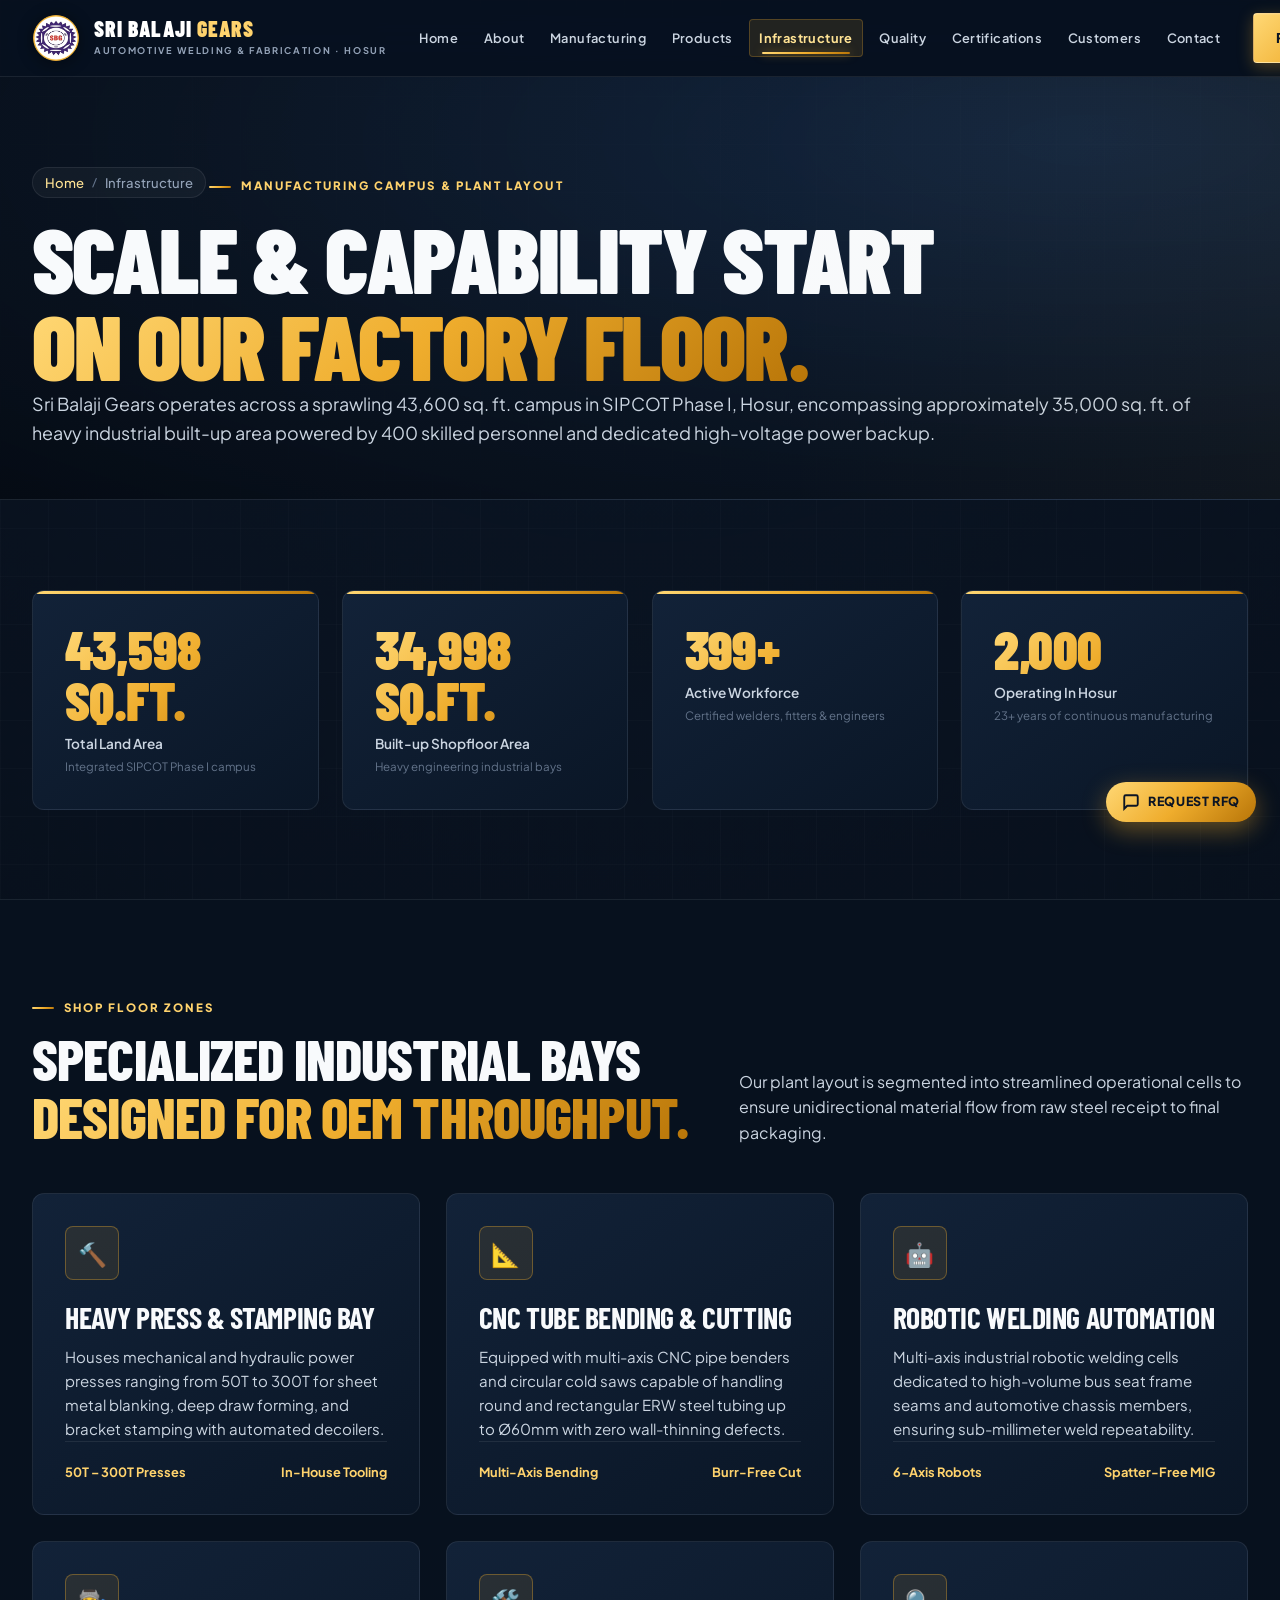
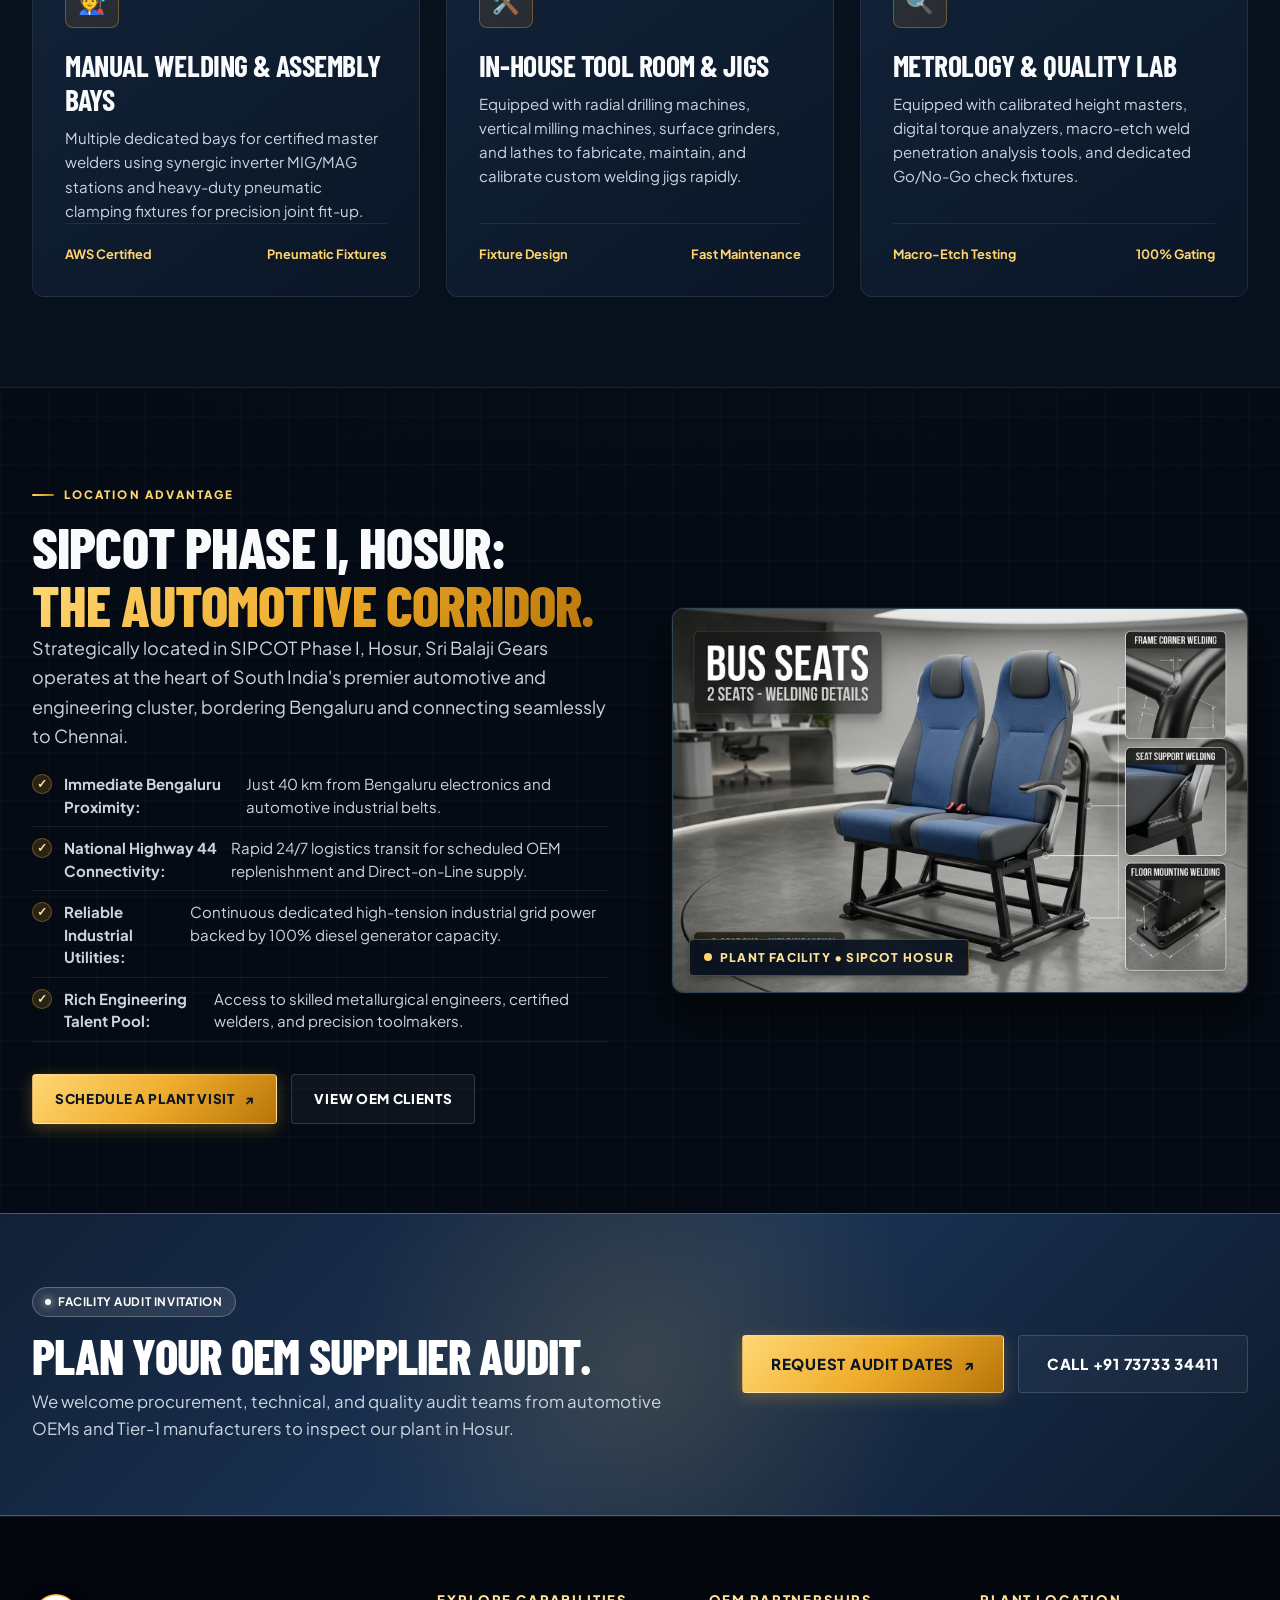
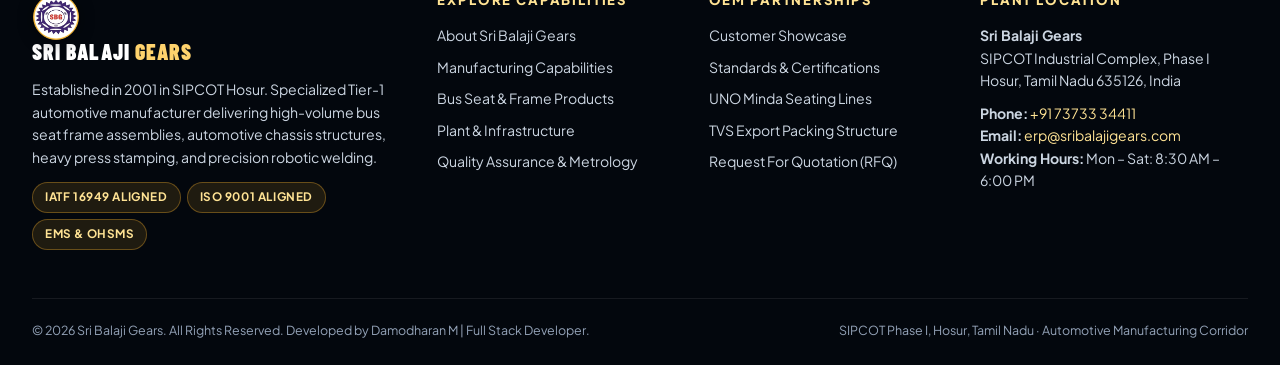
<file: infrastructure.html>
<!doctype html>
<html lang="en">
<head>
  <link rel="preconnect" href="https://fonts.googleapis.com">
  <link rel="preconnect" href="https://fonts.gstatic.com" crossorigin>
  <link rel="stylesheet" href="https://fonts.googleapis.com/css2?family=Barlow+Condensed:wght@600;700;800;900&family=Plus+Jakarta+Sans:wght@400;500;600;700;800&family=JetBrains+Mono:wght@500;700&display=swap">
  <link rel="preload" href="assets/css/style.css?v=26" as="style">
  <meta charset="utf-8">
  <meta name="viewport" content="width=device-width, initial-scale=1, viewport-fit=cover">
    <meta name="description" content="Comprehensive plant infrastructure: 300T mechanical presses, CO2/MIG welding cells, hydraulic pipe benders, and metrology labs in SIPCOT Hosur.">
  <meta name="keywords" content="Sri Balaji Gears, plant & infrastructure, automotive welding Hosur, bus seat frames, SIPCOT Hosur">
  <meta name="theme-color" content="#07111e">
  <meta name="google-site-verification" content="4lVNyMi9ZgLC_d8jcUPkAKkFOLJUADI26pOm8sBlswk">
  <link rel="canonical" href="https://sribalajigears.in/infrastructure.html">
  <meta property="og:type" content="website">
  <meta property="og:site_name" content="Sri Balaji Gears">
  <meta property="og:title" content="Infrastructure & Plant Machinery | Sri Balaji Gears Hosur">
  <meta property="og:description" content="Comprehensive plant infrastructure: 300T mechanical presses, CO2/MIG welding cells, hydraulic pipe benders, and metrology labs in SIPCOT Hosur.">
  <meta property="og:url" content="https://sribalajigears.in/infrastructure.html">
  <meta property="og:image" content="https://sribalajigears.in/assets/img/sbg-logo-square.png">
  <meta name="twitter:card" content="summary_large_image">
  <meta name="twitter:title" content="Infrastructure & Plant Machinery | Sri Balaji Gears Hosur">
  <meta name="twitter:description" content="Comprehensive plant infrastructure: 300T mechanical presses, CO2/MIG welding cells, hydraulic pipe benders, and metrology labs in SIPCOT Hosur.">
  <title>Infrastructure & Plant Machinery | Sri Balaji Gears Hosur</title>
    <link rel="icon" type="image/svg+xml" href="assets/img/sbg-mark.svg?v=5">
  <link rel="icon" type="image/png" sizes="16x16" href="favicon-16x16.png?v=5">
  <link rel="icon" type="image/png" sizes="32x32" href="favicon-32x32.png?v=5">
  <link rel="icon" type="image/png" sizes="48x48" href="favicon-48x48.png?v=5">
  <link rel="icon" type="image/png" sizes="96x96" href="favicon-96x96.png?v=5">
  <link rel="icon" type="image/png" sizes="192x192" href="favicon-192x192.png?v=5">
  <link rel="shortcut icon" href="favicon.ico?v=5">
  <link rel="apple-touch-icon" sizes="180x180" href="apple-touch-icon.png?v=5">
  <link rel="manifest" href="site.webmanifest?v=5">
  <link rel="stylesheet" href="assets/css/style.css?v=26">
  <!-- Structured Data: BreadcrumbList -->
  <script type="application/ld+json">
  {
    "@context": "https://schema.org",
    "@type": "BreadcrumbList",
    "itemListElement": [
      {
        "@type": "ListItem",
        "position": 1,
        "name": "Home",
        "item": "https://sribalajigears.in/"
      },
      {
        "@type": "ListItem",
        "position": 2,
        "name": "Plant & Infrastructure",
        "item": "https://sribalajigears.in/infrastructure.html"
      }
    ]
  }
  </script>
  <!-- Google Analytics 4 (GA4): Replace G-XXXXXXXXXX with your Measurement ID from Google Analytics -->
  <!--
  <script async src="https://www.googletagmanager.com/gtag/js?id=G-XXXXXXXXXX"></script>
  <script>
    window.dataLayer = window.dataLayer || [];
    function gtag(){dataLayer.push(arguments);}
    gtag('js', new Date());
    gtag('config', 'G-XXXXXXXXXX');
  </script>
  -->
</head>
<body>

  <!-- Main Sticky Header -->
  <header class="header">
    <div class="container nav">
      <a class="brand" href="index.html" aria-label="Sri Balaji Gears Home">
        <img class="brand-emblem" src="assets/img/sbg-mark.svg?v=5" alt="SBG Monogram Logo" width="46" height="46">
        <span class="brand-text-block">
          <span class="brand-title">SRI BALAJI <span>GEARS</span></span>
          <span class="brand-tagline">AUTOMOTIVE WELDING &amp; FABRICATION · HOSUR</span>
        </span>
      </a>

      <!-- Desktop Navigation -->
      <nav class="menu" aria-label="Main Navigation">
        <a href="index.html">Home</a>
        <a href="about.html">About</a>
        <a href="manufacturing.html">Manufacturing</a>
        <a href="products.html">Products</a>
        <a href="infrastructure.html">Infrastructure</a>
        <a href="quality.html">Quality</a>
        <a href="certifications.html">Certifications</a>
        <a href="customers.html">Customers</a>
        <a href="contact.html">Contact</a>
      </nav>

      <!-- Nav Actions -->
      <div class="nav-actions">
        <a class="nav-button" href="contact.html">
          REQUEST RFQ <span class="button-icon">↗</span>
        </a>
        <button class="hamb" id="menuToggle" aria-label="Open navigation menu" aria-expanded="false">
          <span class="hamb-line"></span>
          <span class="hamb-line"></span>
          <span class="hamb-line"></span>
        </button>
      </div>
    </div>
  </header>

  <!-- Mobile Off-Canvas Drawer -->
  <div class="mobile-backdrop" id="mobileBackdrop"></div>
  <aside class="mobile-drawer" id="mobileDrawer" aria-label="Mobile Navigation">
    <div class="drawer-header">
      <a class="brand" href="index.html">
        <img class="brand-emblem" src="assets/img/sbg-mark.svg?v=5" alt="SBG" width="38" height="38">
        <span class="brand-text-block">
          <span class="brand-title">SRI BALAJI <span>GEARS</span></span>
        </span>
      </a>
      <button class="drawer-close" id="drawerClose" aria-label="Close menu">✕</button>
    </div>
    <nav class="drawer-nav">
      <a href="index.html">Home</a>
      <a href="about.html">About Company</a>
      <a href="manufacturing.html">Manufacturing Capabilities</a>
      <a href="products.html">Products &amp; Assemblies</a>
      <a href="infrastructure.html">Plant Infrastructure</a>
      <a href="quality.html">Quality &amp; Metrology</a>
      <a href="certifications.html">Certifications</a>
      <a href="customers.html">Customer Showcase</a>
      <a href="contact.html">Contact &amp; RFQ</a>
    </nav>
    <div class="drawer-footer">
      <div class="drawer-contact-item">
        <svg viewBox="0 0 24 24" fill="none" stroke="currentColor" stroke-width="2"><path d="M22 16.92v3a2 2 0 0 1-2.18 2 19.79 19.79 0 0 1-8.63-3.07 19.5 19.5 0 0 1-6-6 19.79 19.79 0 0 1-3.07-8.67A2 2 0 0 1 4.11 2h3a2 2 0 0 1 2 1.72 12.84 12.84 0 0 0 .7 2.81 2 2 0 0 1-.45 2.11L8.09 9.91a16 16 0 0 0 6 6l1.27-1.27a2 2 0 0 1 2.11-.45 12.84 12.84 0 0 0 2.81.7A2 2 0 0 1 22 16.92z"/></svg>
        <a href="tel:+917373334411">+91 73733 34411</a>
      </div>
      <div class="drawer-contact-item">
        <svg viewBox="0 0 24 24" fill="none" stroke="currentColor" stroke-width="2"><path d="M4 4h16c1.1 0 2 .9 2 2v12c0 1.1-.9 2-2 2H4c-1.1 0-2-.9-2-2V6c0-1.1.9-2 2-2z"/><polyline points="22,6 12,13 2,6"/></svg>
        <a href="mailto:erp@sribalajigears.com">erp@sribalajigears.com</a>
      </div>
      <a class="button" href="contact.html" style="width: 100%; margin-top: 10px;">
        REQUEST A QUOTE ↗
      </a>
    </div>
  </aside>

  <!-- Page Hero -->
  <main>
    <section class="page-hero">
      <div class="container">
        <div class="breadcrumbs">
          <a href="index.html">Home</a>
          <span class="separator">/</span>
          <span>Infrastructure</span>
        </div>
        <div class="eyebrow">Manufacturing Campus &amp; Plant Layout</div>
        <h1>
          SCALE &amp; CAPABILITY START<br>
          <em>ON OUR FACTORY FLOOR.</em>
        </h1>
        <p class="lead">
          Sri Balaji Gears operates across a sprawling 43,600 sq. ft. campus in SIPCOT Phase I, Hosur, encompassing approximately 35,000 sq. ft. of heavy industrial built-up area powered by 400 skilled personnel and dedicated high-voltage power backup.
        </p>
      </div>
    </section>

    <!-- Facility Metrics Dashboard -->
    <section class="section">
      <div class="container">
        <div class="stats">
          <div class="stat reveal delay-1">
            <strong data-counter="43600" data-suffix=" SQ.FT.">43,600</strong>
            <span>Total Land Area</span>
            <small>Integrated SIPCOT Phase I campus</small>
          </div>
          <div class="stat reveal delay-2">
            <strong data-counter="35000" data-suffix=" SQ.FT.">35,000</strong>
            <span>Built-up Shopfloor Area</span>
            <small>Heavy engineering industrial bays</small>
          </div>
          <div class="stat reveal delay-3">
            <strong data-counter="400" data-suffix="+">400+</strong>
            <span>Active Workforce</span>
            <small>Certified welders, fitters &amp; engineers</small>
          </div>
          <div class="stat reveal delay-4">
            <strong data-counter="2001">2001</strong>
            <span>Operating In Hosur</span>
            <small>23+ years of continuous manufacturing</small>
          </div>
        </div>
      </div>
    </section>

    <!-- Detailed Shop Floor Departments Breakdown -->
    <section class="section alternate">
      <div class="container">
        <div class="section-heading">
          <div>
            <div class="eyebrow">Shop Floor Zones</div>
            <h2>SPECIALIZED INDUSTRIAL BAYS<br><em>DESIGNED FOR OEM THROUGHPUT.</em></h2>
          </div>
          <p>
            Our plant layout is segmented into streamlined operational cells to ensure unidirectional material flow from raw steel receipt to final packaging.
          </p>
        </div>

        <div class="grid grid-3">
          <article class="card reveal delay-1">
            <div class="card-icon">🔨</div>
            <h3>Heavy Press &amp; Stamping Bay</h3>
            <p>
              Houses mechanical and hydraulic power presses ranging from 50T to 300T for sheet metal blanking, deep draw forming, and bracket stamping with automated decoilers.
            </p>
            <div class="card-footer">
              <span>50T – 300T Presses</span>
              <span>In-House Tooling</span>
            </div>
          </article>

          <article class="card reveal delay-2">
            <div class="card-icon">📐</div>
            <h3>CNC Tube Bending &amp; Cutting</h3>
            <p>
              Equipped with multi-axis CNC pipe benders and circular cold saws capable of handling round and rectangular ERW steel tubing up to Ø60mm with zero wall-thinning defects.
            </p>
            <div class="card-footer">
              <span>Multi-Axis Bending</span>
              <span>Burr-Free Cut</span>
            </div>
          </article>

          <article class="card reveal delay-3">
            <div class="card-icon">🤖</div>
            <h3>Robotic Welding Automation</h3>
            <p>
              Multi-axis industrial robotic welding cells dedicated to high-volume bus seat frame seams and automotive chassis members, ensuring sub-millimeter weld repeatability.
            </p>
            <div class="card-footer">
              <span>6-Axis Robots</span>
              <span>Spatter-Free MIG</span>
            </div>
          </article>

          <article class="card reveal delay-1">
            <div class="card-icon">🧑‍🏭</div>
            <h3>Manual Welding &amp; Assembly Bays</h3>
            <p>
              Multiple dedicated bays for certified master welders using synergic inverter MIG/MAG stations and heavy-duty pneumatic clamping fixtures for precision joint fit-up.
            </p>
            <div class="card-footer">
              <span>AWS Certified</span>
              <span>Pneumatic Fixtures</span>
            </div>
          </article>

          <article class="card reveal delay-2">
            <div class="card-icon">🛠️</div>
            <h3>In-House Tool Room &amp; Jigs</h3>
            <p>
              Equipped with radial drilling machines, vertical milling machines, surface grinders, and lathes to fabricate, maintain, and calibrate custom welding jigs rapidly.
            </p>
            <div class="card-footer">
              <span>Fixture Design</span>
              <span>Fast Maintenance</span>
            </div>
          </article>

          <article class="card reveal delay-3">
            <div class="card-icon">🔍</div>
            <h3>Metrology &amp; Quality Lab</h3>
            <p>
              Equipped with calibrated height masters, digital torque analyzers, macro-etch weld penetration analysis tools, and dedicated Go/No-Go check fixtures.
            </p>
            <div class="card-footer">
              <span>Macro-Etch Testing</span>
              <span>100% Gating</span>
            </div>
          </article>
        </div>
      </div>
    </section>

    <!-- Strategic Location Advantage -->
    <section class="section">
      <div class="container split">
        <div class="reveal">
          <div class="eyebrow">Location Advantage</div>
          <h2>SIPCOT PHASE I, HOSUR:<br><em>THE AUTOMOTIVE CORRIDOR.</em></h2>
          <p class="lead">
            Strategically located in SIPCOT Phase I, Hosur, Sri Balaji Gears operates at the heart of South India's premier automotive and engineering cluster, bordering Bengaluru and connecting seamlessly to Chennai.
          </p>

          <ul class="list-check">
            <li><strong>Immediate Bengaluru Proximity:</strong> Just 40 km from Bengaluru electronics and automotive industrial belts.</li>
            <li><strong>National Highway 44 Connectivity:</strong> Rapid 24/7 logistics transit for scheduled OEM replenishment and Direct-on-Line supply.</li>
            <li><strong>Reliable Industrial Utilities:</strong> Continuous dedicated high-tension industrial grid power backed by 100% diesel generator capacity.</li>
            <li><strong>Rich Engineering Talent Pool:</strong> Access to skilled metallurgical engineers, certified welders, and precision toolmakers.</li>
          </ul>

          <div class="actions">
            <a class="button" href="contact.html">
              SCHEDULE A PLANT VISIT <span class="button-icon">↗</span>
            </a>
            <a class="button ghost" href="customers.html">
              VIEW OEM CLIENTS
            </a>
          </div>
        </div>

        <div class="image-frame reveal delay-2">
          <picture>
              <source srcset="assets/img/bus-seats-welding-concept.webp?v=6" type="image/webp">
              <img src="assets/img/bus-seats-welding-concept.png?v=6" alt="Sri Balaji Gears manufacturing facility and seat assembly visual" width="1536" height="1024" loading="lazy" decoding="async">
            </picture>
          <span class="imglabel">PLANT FACILITY • SIPCOT HOSUR</span>
        </div>
      </div>
    </section>
  </main>

  <!-- High Impact Call to Action -->
  <section class="cta">
    <div class="container">
      <div class="cta-copy">
        <div class="pill-badge" style="background: rgba(255, 255, 255, 0.1); border-color: rgba(255, 255, 255, 0.25); color: #ffffff; margin-bottom: 14px;">
          <span class="dot" style="background: #ffffff; box-shadow: 0 0 8px #ffffff;"></span> FACILITY AUDIT INVITATION
        </div>
        <h2>PLAN YOUR OEM SUPPLIER AUDIT.</h2>
        <p>We welcome procurement, technical, and quality audit teams from automotive OEMs and Tier-1 manufacturers to inspect our plant in Hosur.</p>
      </div>
      <div class="actions">
        <a class="button lg" href="contact.html">
          REQUEST AUDIT DATES <span class="button-icon">↗</span>
        </a>
        <a class="button ghost lg" href="tel:+917373334411">
          CALL +91 73733 34411
        </a>
      </div>
    </div>
  </section>

  <!-- Enterprise Corporate Footer -->
  <footer>
    <div class="container">
      <div class="footgrid">
        <div class="footer-col">
          <a class="brand" href="index.html" style="margin-bottom: 16px;">
            <img class="brand-emblem" src="assets/img/sbg-mark.svg?v=5" alt="SBG" width="42" height="42">
            <span class="brand-text-block">
              <span class="brand-title">SRI BALAJI <span>GEARS</span></span>
            </span>
          </a>
          <p>
            Established in 2001 in SIPCOT Hosur. Specialized Tier-1 automotive manufacturer delivering high-volume bus seat frame assemblies, automotive chassis structures, heavy press stamping, and precision robotic welding.
          </p>
          <div class="footer-cert-tags">
            <span class="pill-badge">IATF 16949 ALIGNED</span>
            <span class="pill-badge">ISO 9001 ALIGNED</span>
            <span class="pill-badge">EMS &amp; OHSMS</span>
          </div>
        </div>

        <div class="footer-col">
          <h4>EXPLORE CAPABILITIES</h4>
          <a href="about.html">About Sri Balaji Gears</a>
          <a href="manufacturing.html">Manufacturing Capabilities</a>
          <a href="products.html">Bus Seat &amp; Frame Products</a>
          <a href="infrastructure.html">Plant &amp; Infrastructure</a>
          <a href="quality.html">Quality Assurance &amp; Metrology</a>
        </div>

        <div class="footer-col">
          <h4>OEM PARTNERSHIPS</h4>
          <a href="customers.html">Customer Showcase</a>
          <a href="certifications.html">Standards &amp; Certifications</a>
          <a href="customers.html">UNO Minda Seating Lines</a>
          <a href="customers.html">TVS Export Packing Structure</a>
          <a href="contact.html">Request For Quotation (RFQ)</a>
        </div>

        <div class="footer-col">
          <h4>PLANT LOCATION</h4>
          <p>
            <strong>Sri Balaji Gears</strong><br>
            SIPCOT Industrial Complex, Phase I<br>
            Hosur, Tamil Nadu 635126, India
          </p>
          <p style="margin-top: 10px;">
            <strong>Phone:</strong> <a href="tel:+917373334411" style="display:inline; color:var(--gold-300);">+91 73733 34411</a><br>
            <strong>Email:</strong> <a href="mailto:erp@sribalajigears.com" style="display:inline; color:var(--gold-300);">erp@sribalajigears.com</a><br>
            <strong>Working Hours:</strong> Mon – Sat: 8:30 AM – 6:00 PM
          </p>
        </div>
      </div>

      <div class="bottom">
        <span>© <span data-year>2026</span> Sri Balaji Gears. All Rights Reserved. Developed by Damodharan M | Full Stack Developer.</span>
        <span>SIPCOT Phase I, Hosur, Tamil Nadu · Automotive Manufacturing Corridor</span>
      </div>
    </div>
  </footer>

  <!-- Floating Actions (Scroll-to-top & RFQ FAB) -->
  <div class="floating-actions">
    <a href="contact.html" class="quick-rfq-fab" aria-label="Request Instant Quote">
      <svg width="18" height="18" viewBox="0 0 24 24" fill="none" stroke="currentColor" stroke-width="2.5"><path d="M21 15a2 2 0 0 1-2 2H7l-4 4V5a2 2 0 0 1 2-2h14a2 2 0 0 1 2 2z"/></svg>
      <span class="fab-text">REQUEST RFQ</span>
    </a>
    <button id="scrollTopBtn" class="btn-scroll-top" aria-label="Scroll to top of page">
      <svg width="20" height="20" viewBox="0 0 24 24" fill="none" stroke="currentColor" stroke-width="2.5"><polyline points="18 15 12 9 6 15"/></svg>
    </button>
  </div>

  <script src="assets/js/main.js?v=26" defer></script>
</body>
</html>
</file>
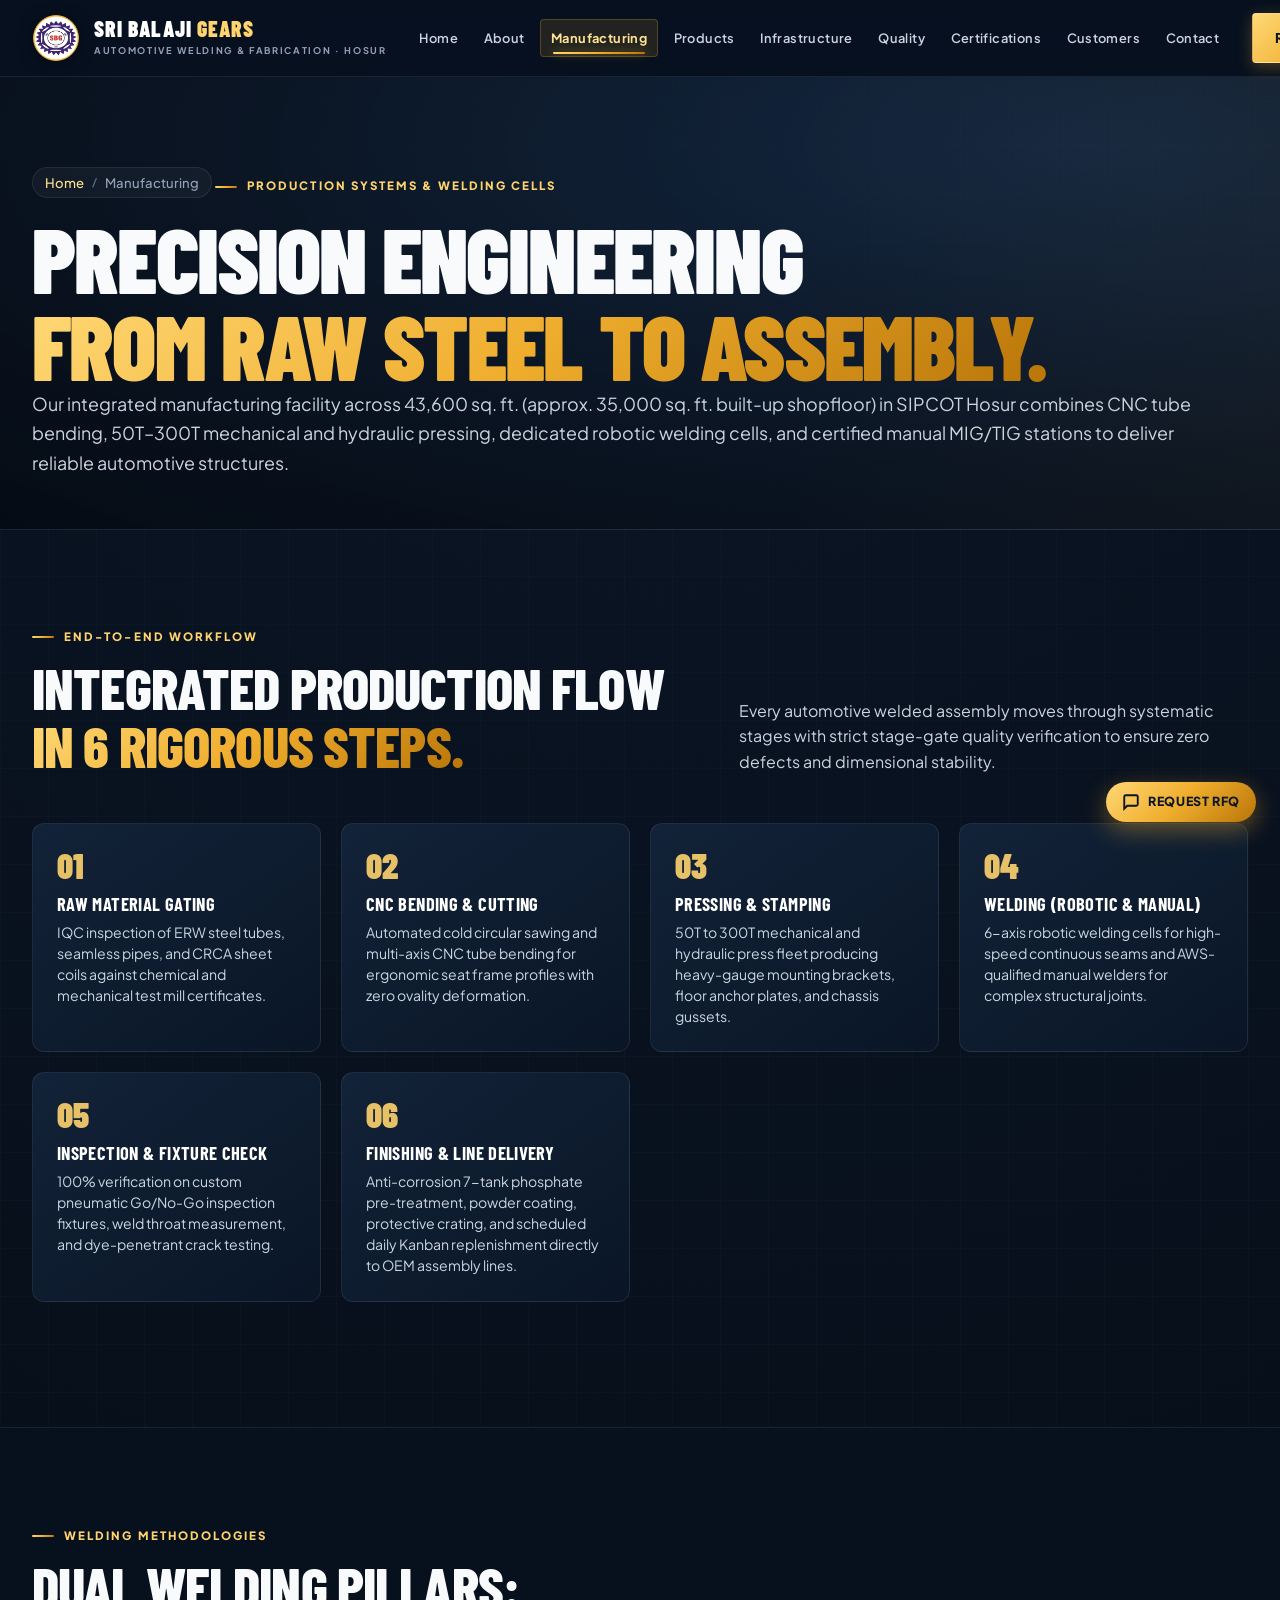
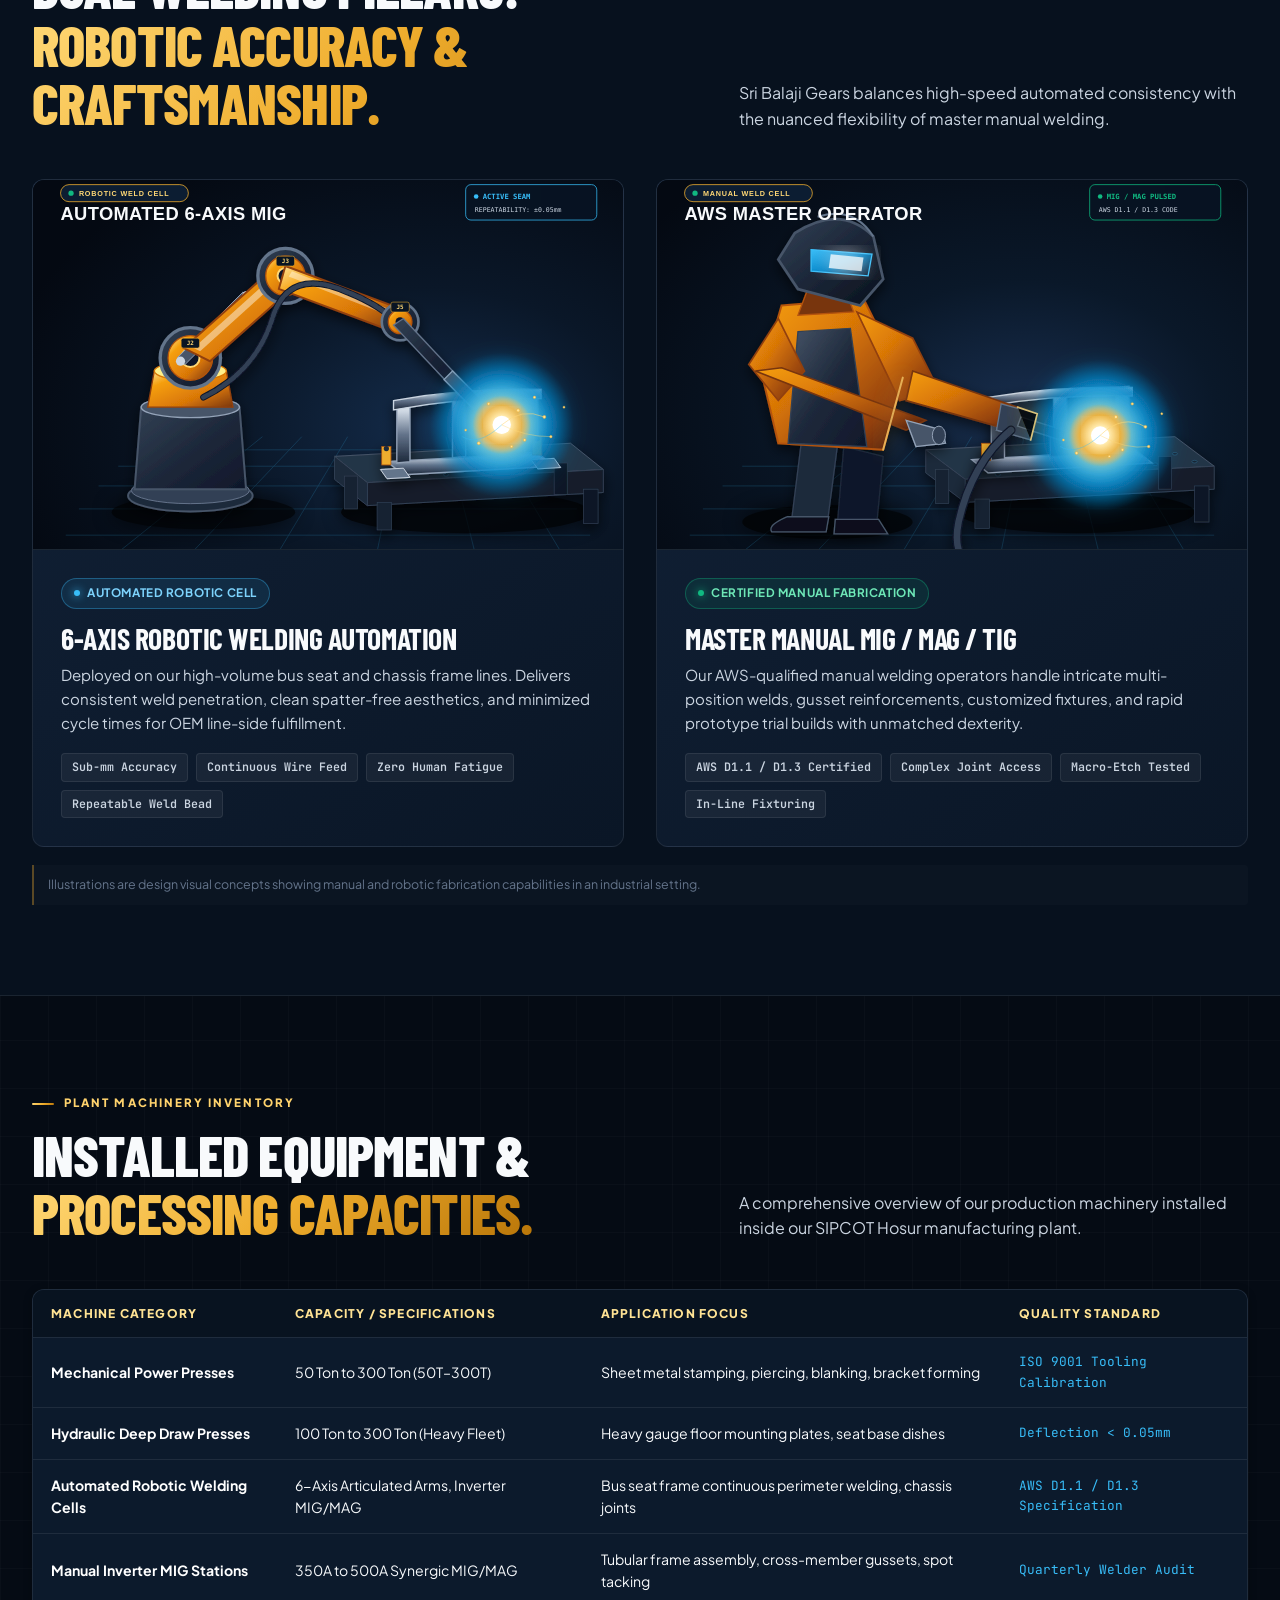
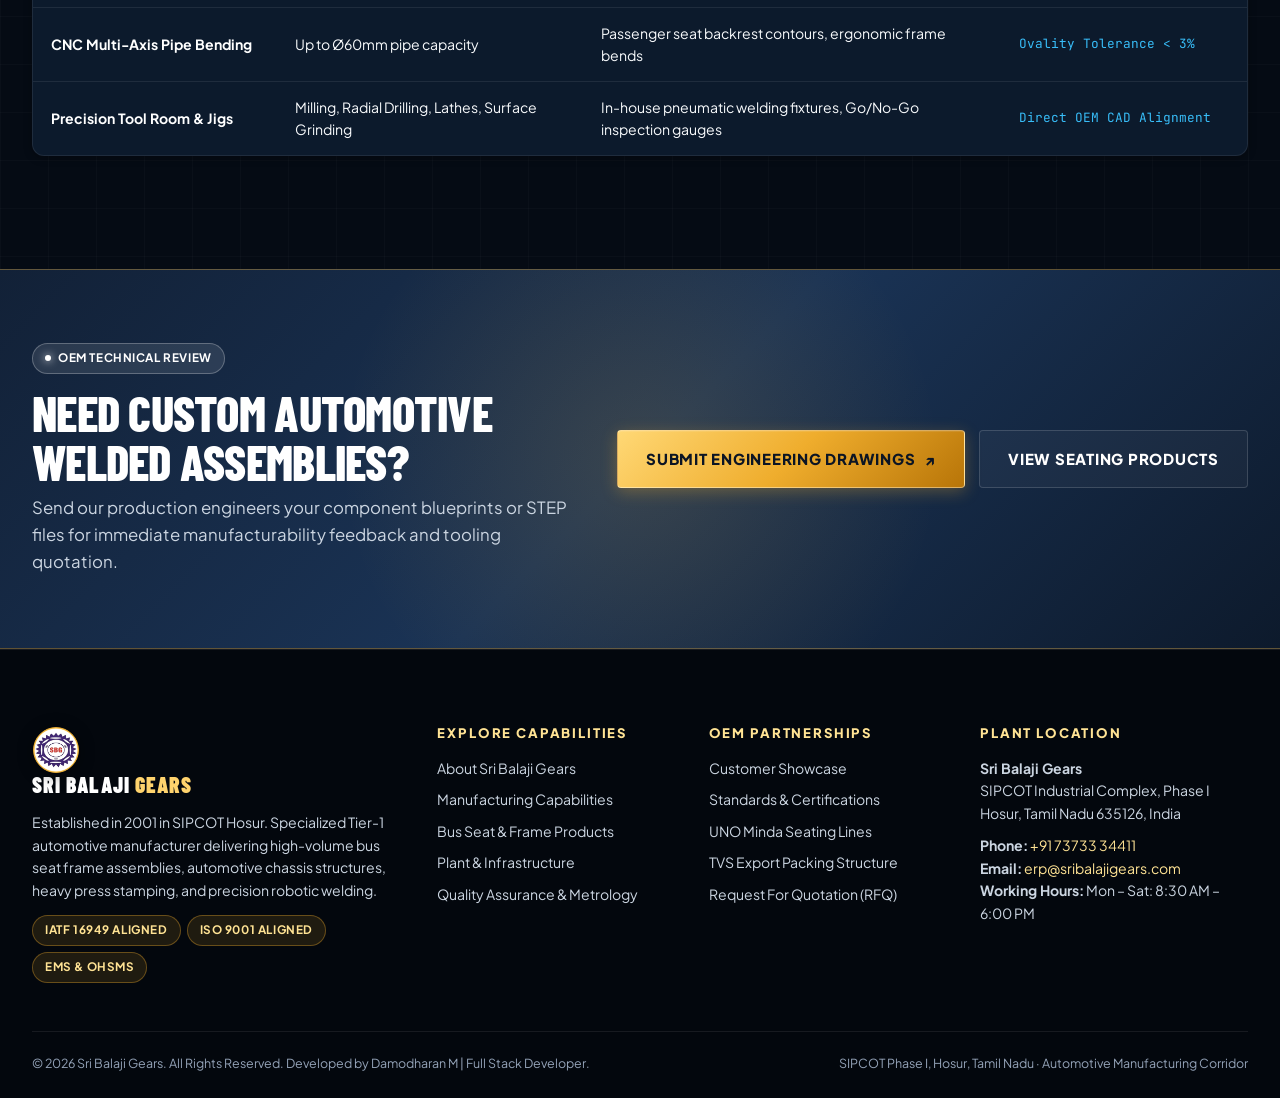
<file: manufacturing.html>
<!doctype html>
<html lang="en">
<head>
  <link rel="preconnect" href="https://fonts.googleapis.com">
  <link rel="preconnect" href="https://fonts.gstatic.com" crossorigin>
  <link rel="stylesheet" href="https://fonts.googleapis.com/css2?family=Barlow+Condensed:wght@600;700;800;900&family=Plus+Jakarta+Sans:wght@400;500;600;700;800&family=JetBrains+Mono:wght@500;700&display=swap">
  <link rel="preload" href="assets/css/style.css?v=26" as="style">
  <meta charset="utf-8">
  <meta name="viewport" content="width=device-width, initial-scale=1, viewport-fit=cover">
    <meta name="description" content="Robotic & manual MIG/TIG welding, 50T-300T mechanical stamping presses, CNC tube bending, and precision automotive assemblies in SIPCOT Hosur.">
  <meta name="keywords" content="Sri Balaji Gears, manufacturing capabilities, automotive welding Hosur, bus seat frames, SIPCOT Hosur">
  <meta name="theme-color" content="#07111e">
  <meta name="google-site-verification" content="4lVNyMi9ZgLC_d8jcUPkAKkFOLJUADI26pOm8sBlswk">
  <link rel="canonical" href="https://sribalajigears.in/manufacturing.html">
  <meta property="og:type" content="website">
  <meta property="og:site_name" content="Sri Balaji Gears">
  <meta property="og:title" content="Manufacturing Capabilities & Welding | Sri Balaji Gears Hosur">
  <meta property="og:description" content="Robotic & manual MIG/TIG welding, 50T-300T mechanical stamping presses, CNC tube bending, and precision automotive assemblies in SIPCOT Hosur.">
  <meta property="og:url" content="https://sribalajigears.in/manufacturing.html">
  <meta property="og:image" content="https://sribalajigears.in/assets/img/sbg-logo-square.png">
  <meta name="twitter:card" content="summary_large_image">
  <meta name="twitter:title" content="Manufacturing Capabilities & Welding | Sri Balaji Gears Hosur">
  <meta name="twitter:description" content="Robotic & manual MIG/TIG welding, 50T-300T mechanical stamping presses, CNC tube bending, and precision automotive assemblies in SIPCOT Hosur.">
  <title>Manufacturing Capabilities & Welding | Sri Balaji Gears Hosur</title>
    <link rel="icon" type="image/svg+xml" href="assets/img/sbg-mark.svg?v=5">
  <link rel="icon" type="image/png" sizes="16x16" href="favicon-16x16.png?v=5">
  <link rel="icon" type="image/png" sizes="32x32" href="favicon-32x32.png?v=5">
  <link rel="icon" type="image/png" sizes="48x48" href="favicon-48x48.png?v=5">
  <link rel="icon" type="image/png" sizes="96x96" href="favicon-96x96.png?v=5">
  <link rel="icon" type="image/png" sizes="192x192" href="favicon-192x192.png?v=5">
  <link rel="shortcut icon" href="favicon.ico?v=5">
  <link rel="apple-touch-icon" sizes="180x180" href="apple-touch-icon.png?v=5">
  <link rel="manifest" href="site.webmanifest?v=5">
  <link rel="stylesheet" href="assets/css/style.css?v=26">
  <!-- Structured Data: BreadcrumbList -->
  <script type="application/ld+json">
  {
    "@context": "https://schema.org",
    "@type": "BreadcrumbList",
    "itemListElement": [
      {
        "@type": "ListItem",
        "position": 1,
        "name": "Home",
        "item": "https://sribalajigears.in/"
      },
      {
        "@type": "ListItem",
        "position": 2,
        "name": "Manufacturing Capabilities",
        "item": "https://sribalajigears.in/manufacturing.html"
      }
    ]
  }
  </script>
  <!-- Google Analytics 4 (GA4): Replace G-XXXXXXXXXX with your Measurement ID from Google Analytics -->
  <!--
  <script async src="https://www.googletagmanager.com/gtag/js?id=G-XXXXXXXXXX"></script>
  <script>
    window.dataLayer = window.dataLayer || [];
    function gtag(){dataLayer.push(arguments);}
    gtag('js', new Date());
    gtag('config', 'G-XXXXXXXXXX');
  </script>
  -->
</head>
<body>

  <!-- Main Sticky Header -->
  <header class="header">
    <div class="container nav">
      <a class="brand" href="index.html" aria-label="Sri Balaji Gears Home">
        <img class="brand-emblem" src="assets/img/sbg-mark.svg?v=5" alt="SBG Monogram Logo" width="46" height="46">
        <span class="brand-text-block">
          <span class="brand-title">SRI BALAJI <span>GEARS</span></span>
          <span class="brand-tagline">AUTOMOTIVE WELDING &amp; FABRICATION · HOSUR</span>
        </span>
      </a>

      <!-- Desktop Navigation -->
      <nav class="menu" aria-label="Main Navigation">
        <a href="index.html">Home</a>
        <a href="about.html">About</a>
        <a href="manufacturing.html">Manufacturing</a>
        <a href="products.html">Products</a>
        <a href="infrastructure.html">Infrastructure</a>
        <a href="quality.html">Quality</a>
        <a href="certifications.html">Certifications</a>
        <a href="customers.html">Customers</a>
        <a href="contact.html">Contact</a>
      </nav>

      <!-- Nav Actions -->
      <div class="nav-actions">
        <a class="nav-button" href="contact.html">
          REQUEST RFQ <span class="button-icon">↗</span>
        </a>
        <button class="hamb" id="menuToggle" aria-label="Open navigation menu" aria-expanded="false">
          <span class="hamb-line"></span>
          <span class="hamb-line"></span>
          <span class="hamb-line"></span>
        </button>
      </div>
    </div>
  </header>

  <!-- Mobile Off-Canvas Drawer -->
  <div class="mobile-backdrop" id="mobileBackdrop"></div>
  <aside class="mobile-drawer" id="mobileDrawer" aria-label="Mobile Navigation">
    <div class="drawer-header">
      <a class="brand" href="index.html">
        <img class="brand-emblem" src="assets/img/sbg-mark.svg?v=5" alt="SBG" width="38" height="38">
        <span class="brand-text-block">
          <span class="brand-title">SRI BALAJI <span>GEARS</span></span>
        </span>
      </a>
      <button class="drawer-close" id="drawerClose" aria-label="Close menu">✕</button>
    </div>
    <nav class="drawer-nav">
      <a href="index.html">Home</a>
      <a href="about.html">About Company</a>
      <a href="manufacturing.html">Manufacturing Capabilities</a>
      <a href="products.html">Products &amp; Assemblies</a>
      <a href="infrastructure.html">Plant Infrastructure</a>
      <a href="quality.html">Quality &amp; Metrology</a>
      <a href="certifications.html">Certifications</a>
      <a href="customers.html">Customer Showcase</a>
      <a href="contact.html">Contact &amp; RFQ</a>
    </nav>
    <div class="drawer-footer">
      <div class="drawer-contact-item">
        <svg viewBox="0 0 24 24" fill="none" stroke="currentColor" stroke-width="2"><path d="M22 16.92v3a2 2 0 0 1-2.18 2 19.79 19.79 0 0 1-8.63-3.07 19.5 19.5 0 0 1-6-6 19.79 19.79 0 0 1-3.07-8.67A2 2 0 0 1 4.11 2h3a2 2 0 0 1 2 1.72 12.84 12.84 0 0 0 .7 2.81 2 2 0 0 1-.45 2.11L8.09 9.91a16 16 0 0 0 6 6l1.27-1.27a2 2 0 0 1 2.11-.45 12.84 12.84 0 0 0 2.81.7A2 2 0 0 1 22 16.92z"/></svg>
        <a href="tel:+917373334411">+91 73733 34411</a>
      </div>
      <div class="drawer-contact-item">
        <svg viewBox="0 0 24 24" fill="none" stroke="currentColor" stroke-width="2"><path d="M4 4h16c1.1 0 2 .9 2 2v12c0 1.1-.9 2-2 2H4c-1.1 0-2-.9-2-2V6c0-1.1.9-2 2-2z"/><polyline points="22,6 12,13 2,6"/></svg>
        <a href="mailto:erp@sribalajigears.com">erp@sribalajigears.com</a>
      </div>
      <a class="button" href="contact.html" style="width: 100%; margin-top: 10px;">
        REQUEST A QUOTE ↗
      </a>
    </div>
  </aside>

  <!-- Page Hero -->
  <main>
    <section class="page-hero">
      <div class="container">
        <div class="breadcrumbs">
          <a href="index.html">Home</a>
          <span class="separator">/</span>
          <span>Manufacturing</span>
        </div>
        <div class="eyebrow">Production Systems &amp; Welding Cells</div>
        <h1>
          PRECISION ENGINEERING<br>
          <em>FROM RAW STEEL TO ASSEMBLY.</em>
        </h1>
        <p class="lead">
          Our integrated manufacturing facility across 43,600 sq. ft. (approx. 35,000 sq. ft. built-up shopfloor) in SIPCOT Hosur combines CNC tube bending, 50T–300T mechanical and hydraulic pressing, dedicated robotic welding cells, and certified manual MIG/TIG stations to deliver reliable automotive structures.
        </p>
      </div>
    </section>

    <!-- Manufacturing Process Flow Stepper -->
    <section class="section">
      <div class="container">
        <div class="section-heading">
          <div>
            <div class="eyebrow">End-to-End Workflow</div>
            <h2>INTEGRATED PRODUCTION FLOW<br><em>IN 6 RIGOROUS STEPS.</em></h2>
          </div>
          <p>
            Every automotive welded assembly moves through systematic stages with strict stage-gate quality verification to ensure zero defects and dimensional stability.
          </p>
        </div>

        <div class="timeline-stepper">
          <div class="step-card reveal delay-1">
            <div class="step-num">01</div>
            <h4>Raw Material Gating</h4>
            <p>
              IQC inspection of ERW steel tubes, seamless pipes, and CRCA sheet coils against chemical and mechanical test mill certificates.
            </p>
          </div>

          <div class="step-card reveal delay-2">
            <div class="step-num">02</div>
            <h4>CNC Bending &amp; Cutting</h4>
            <p>
              Automated cold circular sawing and multi-axis CNC tube bending for ergonomic seat frame profiles with zero ovality deformation.
            </p>
          </div>

          <div class="step-card reveal delay-3">
            <div class="step-num">03</div>
            <h4>Pressing &amp; Stamping</h4>
            <p>
              50T to 300T mechanical and hydraulic press fleet producing heavy-gauge mounting brackets, floor anchor plates, and chassis gussets.
            </p>
          </div>

          <div class="step-card reveal delay-4">
            <div class="step-num">04</div>
            <h4>Welding (Robotic &amp; Manual)</h4>
            <p>
              6-axis robotic welding cells for high-speed continuous seams and AWS-qualified manual welders for complex structural joints.
            </p>
          </div>

          <div class="step-card reveal delay-1">
            <div class="step-num">05</div>
            <h4>Inspection &amp; Fixture Check</h4>
            <p>
              100% verification on custom pneumatic Go/No-Go inspection fixtures, weld throat measurement, and dye-penetrant crack testing.
            </p>
          </div>

          <div class="step-card reveal delay-2">
            <div class="step-num">06</div>
            <h4>Finishing &amp; Line Delivery</h4>
            <p>
              Anti-corrosion 7-tank phosphate pre-treatment, powder coating, protective crating, and scheduled daily Kanban replenishment directly to OEM assembly lines.
            </p>
          </div>
        </div>
      </div>
    </section>

    <!-- Technology Deep-Dive: Manual vs Robotic Welding -->
    <section class="section alternate">
      <div class="container">
        <div class="section-heading">
          <div>
            <div class="eyebrow">Welding Methodologies</div>
            <h2>DUAL WELDING PILLARS:<br><em>ROBOTIC ACCURACY &amp; CRAFTSMANSHIP.</em></h2>
          </div>
          <p>
            Sri Balaji Gears balances high-speed automated consistency with the nuanced flexibility of master manual welding.
          </p>
        </div>

        <div class="visual-grid">
          <article class="visual-card reveal delay-1">
            <div class="visual-card-media">
              <img src="assets/img/robot-welding-3d.svg?v=7" alt="Robotic welding automation cell illustration" width="900" height="620" loading="eager">
            </div>
            <div class="copy">
              <div class="pill-badge cyan" style="margin-bottom: 12px; align-self: flex-start;">
                <span class="dot"></span> AUTOMATED ROBOTIC CELL
              </div>
              <h3>6-Axis Robotic Welding Automation</h3>
              <p>
                Deployed on our high-volume bus seat and chassis frame lines. Delivers consistent weld penetration, clean spatter-free aesthetics, and minimized cycle times for OEM line-side fulfillment.
              </p>
              <div class="visual-specs">
                <span class="spec-chip">Sub-mm Accuracy</span>
                <span class="spec-chip">Continuous Wire Feed</span>
                <span class="spec-chip">Zero Human Fatigue</span>
                <span class="spec-chip">Repeatable Weld Bead</span>
              </div>
            </div>
          </article>

          <article class="visual-card reveal delay-2">
            <div class="visual-card-media">
              <img src="assets/img/human-welding-3d.svg?v=7" alt="Manual welding skilled operator illustration" width="900" height="620" loading="eager">
            </div>
            <div class="copy">
              <div class="pill-badge emerald" style="margin-bottom: 12px; align-self: flex-start;">
                <span class="dot"></span> CERTIFIED MANUAL FABRICATION
              </div>
              <h3>Master Manual MIG / MAG / TIG</h3>
              <p>
                Our AWS-qualified manual welding operators handle intricate multi-position welds, gusset reinforcements, customized fixtures, and rapid prototype trial builds with unmatched dexterity.
              </p>
              <div class="visual-specs">
                <span class="spec-chip">AWS D1.1 / D1.3 Certified</span>
                <span class="spec-chip">Complex Joint Access</span>
                <span class="spec-chip">Macro-Etch Tested</span>
                <span class="spec-chip">In-Line Fixturing</span>
              </div>
            </div>
          </article>
        </div>
        <p class="smallnote">Illustrations are design visual concepts showing manual and robotic fabrication capabilities in an industrial setting.</p>
      </div>
    </section>

    <!-- Machinery & Infrastructure Table -->
    <section class="section">
      <div class="container">
        <div class="section-heading">
          <div>
            <div class="eyebrow">Plant Machinery Inventory</div>
            <h2>INSTALLED EQUIPMENT &amp;<br><em>PROCESSING CAPACITIES.</em></h2>
          </div>
          <p>A comprehensive overview of our production machinery installed inside our SIPCOT Hosur manufacturing plant.</p>
        </div>

        <div class="table-responsive reveal">
          <table class="spec-table">
            <thead>
              <tr>
                <th>Machine Category</th>
                <th>Capacity / Specifications</th>
                <th>Application Focus</th>
                <th>Quality Standard</th>
              </tr>
            </thead>
            <tbody>
              <tr>
                <td class="strong-cell">Mechanical Power Presses</td>
                <td>50 Ton to 300 Ton (50T–300T)</td>
                <td>Sheet metal stamping, piercing, blanking, bracket forming</td>
                <td class="tag-cell">ISO 9001 Tooling Calibration</td>
              </tr>
              <tr>
                <td class="strong-cell">Hydraulic Deep Draw Presses</td>
                <td>100 Ton to 300 Ton (Heavy Fleet)</td>
                <td>Heavy gauge floor mounting plates, seat base dishes</td>
                <td class="tag-cell">Deflection &lt; 0.05mm</td>
              </tr>
              <tr>
                <td class="strong-cell">Automated Robotic Welding Cells</td>
                <td>6-Axis Articulated Arms, Inverter MIG/MAG</td>
                <td>Bus seat frame continuous perimeter welding, chassis joints</td>
                <td class="tag-cell">AWS D1.1 / D1.3 Specification</td>
              </tr>
              <tr>
                <td class="strong-cell">Manual Inverter MIG Stations</td>
                <td>350A to 500A Synergic MIG/MAG</td>
                <td>Tubular frame assembly, cross-member gussets, spot tacking</td>
                <td class="tag-cell">Quarterly Welder Audit</td>
              </tr>
              <tr>
                <td class="strong-cell">CNC Multi-Axis Pipe Bending</td>
                <td>Up to Ø60mm pipe capacity</td>
                <td>Passenger seat backrest contours, ergonomic frame bends</td>
                <td class="tag-cell">Ovality Tolerance &lt; 3%</td>
              </tr>
              <tr>
                <td class="strong-cell">Precision Tool Room &amp; Jigs</td>
                <td>Milling, Radial Drilling, Lathes, Surface Grinding</td>
                <td>In-house pneumatic welding fixtures, Go/No-Go inspection gauges</td>
                <td class="tag-cell">Direct OEM CAD Alignment</td>
              </tr>
            </tbody>
          </table>
        </div>
      </div>
    </section>
  </main>

  <!-- High Impact Call to Action -->
  <section class="cta">
    <div class="container">
      <div class="cta-copy">
        <div class="pill-badge" style="background: rgba(255, 255, 255, 0.1); border-color: rgba(255, 255, 255, 0.25); color: #ffffff; margin-bottom: 14px;">
          <span class="dot" style="background: #ffffff; box-shadow: 0 0 8px #ffffff;"></span> OEM TECHNICAL REVIEW
        </div>
        <h2>NEED CUSTOM AUTOMOTIVE WELDED ASSEMBLIES?</h2>
        <p>Send our production engineers your component blueprints or STEP files for immediate manufacturability feedback and tooling quotation.</p>
      </div>
      <div class="actions">
        <a class="button lg" href="contact.html">
          SUBMIT ENGINEERING DRAWINGS <span class="button-icon">↗</span>
        </a>
        <a class="button ghost lg" href="products.html">
          VIEW SEATING PRODUCTS
        </a>
      </div>
    </div>
  </section>

  <!-- Enterprise Corporate Footer -->
  <footer>
    <div class="container">
      <div class="footgrid">
        <div class="footer-col">
          <a class="brand" href="index.html" style="margin-bottom: 16px;">
            <img class="brand-emblem" src="assets/img/sbg-mark.svg?v=5" alt="SBG" width="42" height="42">
            <span class="brand-text-block">
              <span class="brand-title">SRI BALAJI <span>GEARS</span></span>
            </span>
          </a>
          <p>
            Established in 2001 in SIPCOT Hosur. Specialized Tier-1 automotive manufacturer delivering high-volume bus seat frame assemblies, automotive chassis structures, heavy press stamping, and precision robotic welding.
          </p>
          <div class="footer-cert-tags">
            <span class="pill-badge">IATF 16949 ALIGNED</span>
            <span class="pill-badge">ISO 9001 ALIGNED</span>
            <span class="pill-badge">EMS &amp; OHSMS</span>
          </div>
        </div>

        <div class="footer-col">
          <h4>EXPLORE CAPABILITIES</h4>
          <a href="about.html">About Sri Balaji Gears</a>
          <a href="manufacturing.html">Manufacturing Capabilities</a>
          <a href="products.html">Bus Seat &amp; Frame Products</a>
          <a href="infrastructure.html">Plant &amp; Infrastructure</a>
          <a href="quality.html">Quality Assurance &amp; Metrology</a>
        </div>

        <div class="footer-col">
          <h4>OEM PARTNERSHIPS</h4>
          <a href="customers.html">Customer Showcase</a>
          <a href="certifications.html">Standards &amp; Certifications</a>
          <a href="customers.html">UNO Minda Seating Lines</a>
          <a href="customers.html">TVS Export Packing Structure</a>
          <a href="contact.html">Request For Quotation (RFQ)</a>
        </div>

        <div class="footer-col">
          <h4>PLANT LOCATION</h4>
          <p>
            <strong>Sri Balaji Gears</strong><br>
            SIPCOT Industrial Complex, Phase I<br>
            Hosur, Tamil Nadu 635126, India
          </p>
          <p style="margin-top: 10px;">
            <strong>Phone:</strong> <a href="tel:+917373334411" style="display:inline; color:var(--gold-300);">+91 73733 34411</a><br>
            <strong>Email:</strong> <a href="mailto:erp@sribalajigears.com" style="display:inline; color:var(--gold-300);">erp@sribalajigears.com</a><br>
            <strong>Working Hours:</strong> Mon – Sat: 8:30 AM – 6:00 PM
          </p>
        </div>
      </div>

      <div class="bottom">
        <span>© <span data-year>2026</span> Sri Balaji Gears. All Rights Reserved. Developed by Damodharan M | Full Stack Developer.</span>
        <span>SIPCOT Phase I, Hosur, Tamil Nadu · Automotive Manufacturing Corridor</span>
      </div>
    </div>
  </footer>

  <!-- Floating Actions (Scroll-to-top & RFQ FAB) -->
  <div class="floating-actions">
    <a href="contact.html" class="quick-rfq-fab" aria-label="Request Instant Quote">
      <svg width="18" height="18" viewBox="0 0 24 24" fill="none" stroke="currentColor" stroke-width="2.5"><path d="M21 15a2 2 0 0 1-2 2H7l-4 4V5a2 2 0 0 1 2-2h14a2 2 0 0 1 2 2z"/></svg>
      <span class="fab-text">REQUEST RFQ</span>
    </a>
    <button id="scrollTopBtn" class="btn-scroll-top" aria-label="Scroll to top of page">
      <svg width="20" height="20" viewBox="0 0 24 24" fill="none" stroke="currentColor" stroke-width="2.5"><polyline points="18 15 12 9 6 15"/></svg>
    </button>
  </div>

  <script src="assets/js/main.js?v=26" defer></script>
</body>
</html>
</file>
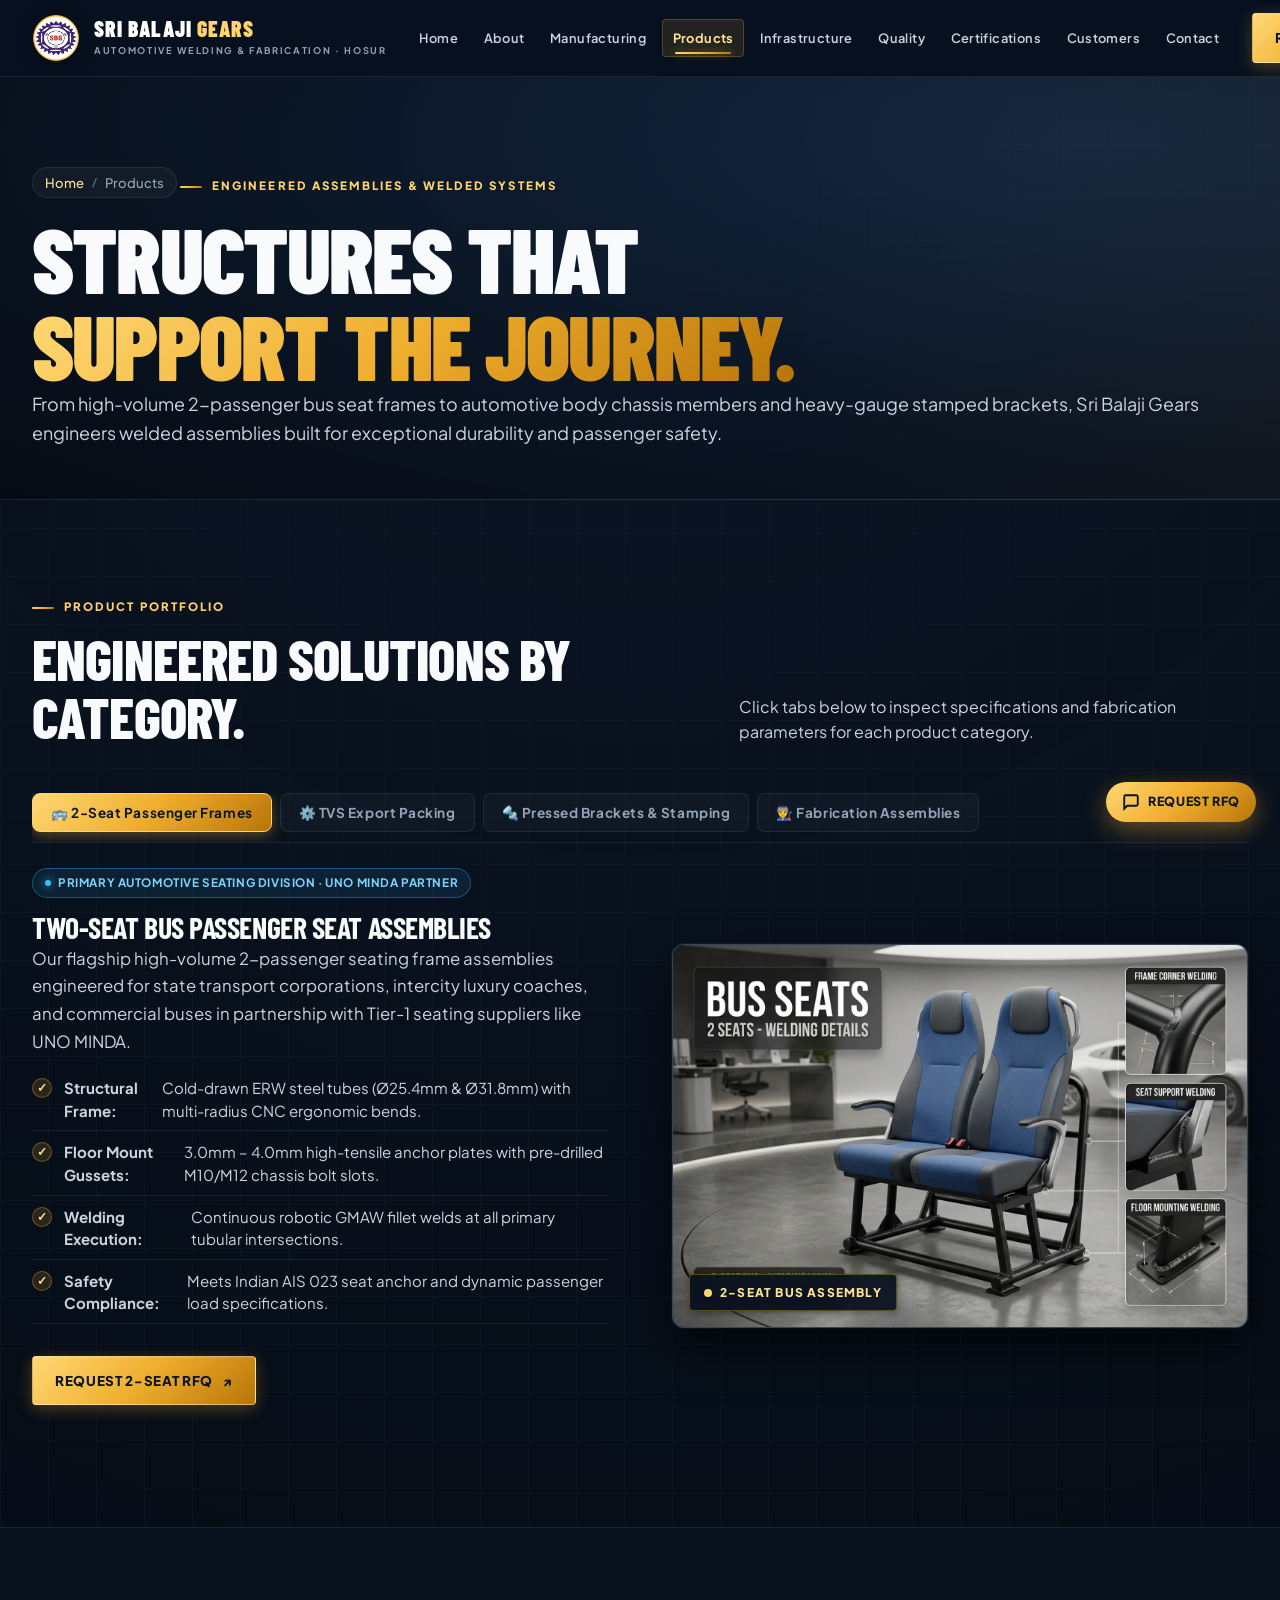
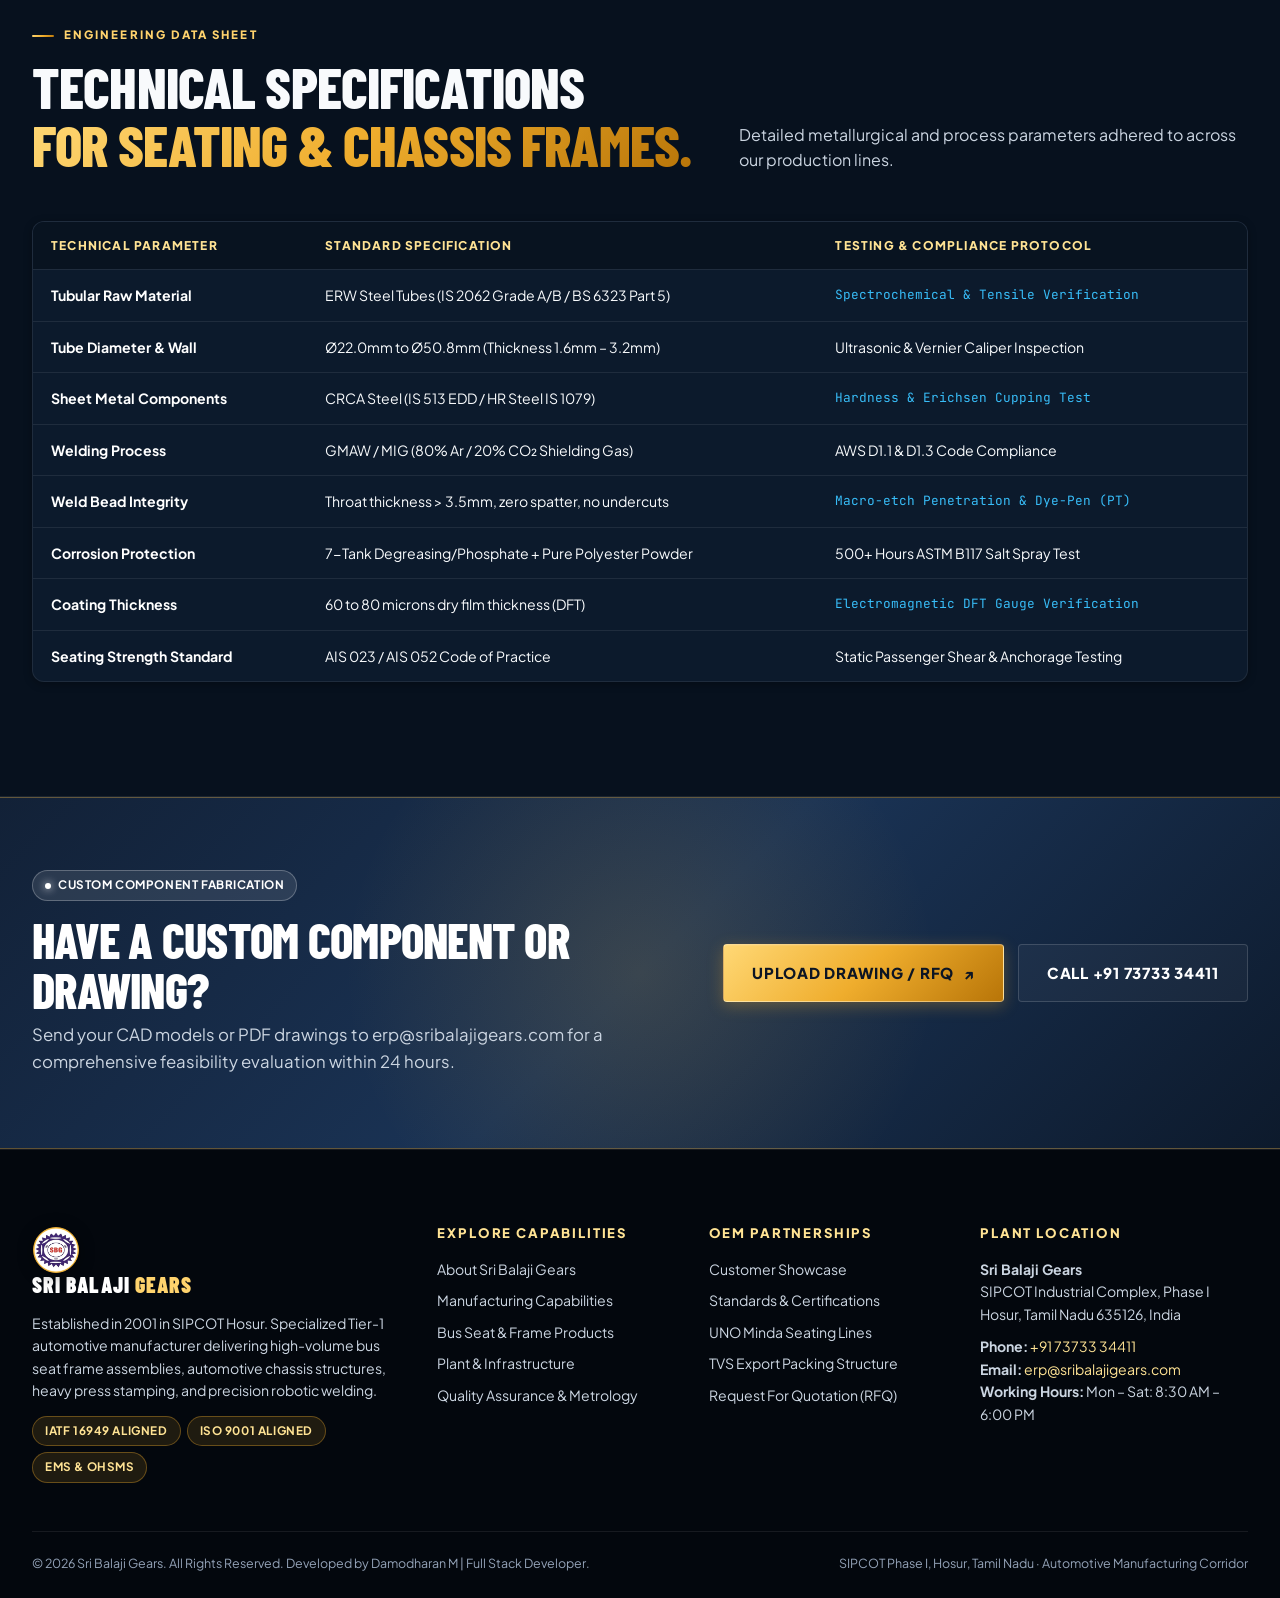
<file: products.html>
<!doctype html>
<html lang="en">
<head>
  <link rel="preconnect" href="https://fonts.googleapis.com">
  <link rel="preconnect" href="https://fonts.gstatic.com" crossorigin>
  <link rel="stylesheet" href="https://fonts.googleapis.com/css2?family=Barlow+Condensed:wght@600;700;800;900&family=Plus+Jakarta+Sans:wght@400;500;600;700;800&family=JetBrains+Mono:wght@500;700&display=swap">
  <link rel="preload" href="assets/css/style.css?v=26" as="style">
  <meta charset="utf-8">
  <meta name="viewport" content="width=device-width, initial-scale=1, viewport-fit=cover">
    <meta name="description" content="2-seat bus frames, commercial vehicle passenger seats, auto body chassis tubular frames, and heavy stamped brackets in SIPCOT Hosur.">
  <meta name="keywords" content="Sri Balaji Gears, products & assemblies, automotive welding Hosur, bus seat frames, SIPCOT Hosur">
  <meta name="theme-color" content="#07111e">
  <meta name="google-site-verification" content="4lVNyMi9ZgLC_d8jcUPkAKkFOLJUADI26pOm8sBlswk">
  <link rel="canonical" href="https://sribalajigears.in/products.html">
  <meta property="og:type" content="website">
  <meta property="og:site_name" content="Sri Balaji Gears">
  <meta property="og:title" content="Products & Assemblies | Sri Balaji Gears Hosur">
  <meta property="og:description" content="2-seat bus frames, commercial vehicle passenger seats, auto body chassis tubular frames, and heavy stamped brackets in SIPCOT Hosur.">
  <meta property="og:url" content="https://sribalajigears.in/products.html">
  <meta property="og:image" content="https://sribalajigears.in/assets/img/sbg-logo-square.png">
  <meta name="twitter:card" content="summary_large_image">
  <meta name="twitter:title" content="Products & Assemblies | Sri Balaji Gears Hosur">
  <meta name="twitter:description" content="2-seat bus frames, commercial vehicle passenger seats, auto body chassis tubular frames, and heavy stamped brackets in SIPCOT Hosur.">
  <title>Products & Assemblies | Sri Balaji Gears Hosur</title>
    <link rel="icon" type="image/svg+xml" href="assets/img/sbg-mark.svg?v=5">
  <link rel="icon" type="image/png" sizes="16x16" href="favicon-16x16.png?v=5">
  <link rel="icon" type="image/png" sizes="32x32" href="favicon-32x32.png?v=5">
  <link rel="icon" type="image/png" sizes="48x48" href="favicon-48x48.png?v=5">
  <link rel="icon" type="image/png" sizes="96x96" href="favicon-96x96.png?v=5">
  <link rel="icon" type="image/png" sizes="192x192" href="favicon-192x192.png?v=5">
  <link rel="shortcut icon" href="favicon.ico?v=5">
  <link rel="apple-touch-icon" sizes="180x180" href="apple-touch-icon.png?v=5">
  <link rel="manifest" href="site.webmanifest?v=5">
  <link rel="stylesheet" href="assets/css/style.css?v=26">
  <!-- Structured Data: BreadcrumbList -->
  <script type="application/ld+json">
  {
    "@context": "https://schema.org",
    "@type": "BreadcrumbList",
    "itemListElement": [
      {
        "@type": "ListItem",
        "position": 1,
        "name": "Home",
        "item": "https://sribalajigears.in/"
      },
      {
        "@type": "ListItem",
        "position": 2,
        "name": "Products & Assemblies",
        "item": "https://sribalajigears.in/products.html"
      }
    ]
  }
  </script>
  <!-- Google Analytics 4 (GA4): Replace G-XXXXXXXXXX with your Measurement ID from Google Analytics -->
  <!--
  <script async src="https://www.googletagmanager.com/gtag/js?id=G-XXXXXXXXXX"></script>
  <script>
    window.dataLayer = window.dataLayer || [];
    function gtag(){dataLayer.push(arguments);}
    gtag('js', new Date());
    gtag('config', 'G-XXXXXXXXXX');
  </script>
  -->
</head>
<body>

  <!-- Main Sticky Header -->
  <header class="header">
    <div class="container nav">
      <a class="brand" href="index.html" aria-label="Sri Balaji Gears Home">
        <img class="brand-emblem" src="assets/img/sbg-mark.svg?v=5" alt="SBG Monogram Logo" width="46" height="46">
        <span class="brand-text-block">
          <span class="brand-title">SRI BALAJI <span>GEARS</span></span>
          <span class="brand-tagline">AUTOMOTIVE WELDING &amp; FABRICATION · HOSUR</span>
        </span>
      </a>

      <!-- Desktop Navigation -->
      <nav class="menu" aria-label="Main Navigation">
        <a href="index.html">Home</a>
        <a href="about.html">About</a>
        <a href="manufacturing.html">Manufacturing</a>
        <a href="products.html">Products</a>
        <a href="infrastructure.html">Infrastructure</a>
        <a href="quality.html">Quality</a>
        <a href="certifications.html">Certifications</a>
        <a href="customers.html">Customers</a>
        <a href="contact.html">Contact</a>
      </nav>

      <!-- Nav Actions -->
      <div class="nav-actions">
        <a class="nav-button" href="contact.html">
          REQUEST RFQ <span class="button-icon">↗</span>
        </a>
        <button class="hamb" id="menuToggle" aria-label="Open navigation menu" aria-expanded="false">
          <span class="hamb-line"></span>
          <span class="hamb-line"></span>
          <span class="hamb-line"></span>
        </button>
      </div>
    </div>
  </header>

  <!-- Mobile Off-Canvas Drawer -->
  <div class="mobile-backdrop" id="mobileBackdrop"></div>
  <aside class="mobile-drawer" id="mobileDrawer" aria-label="Mobile Navigation">
    <div class="drawer-header">
      <a class="brand" href="index.html">
        <img class="brand-emblem" src="assets/img/sbg-mark.svg?v=5" alt="SBG" width="38" height="38">
        <span class="brand-text-block">
          <span class="brand-title">SRI BALAJI <span>GEARS</span></span>
        </span>
      </a>
      <button class="drawer-close" id="drawerClose" aria-label="Close menu">✕</button>
    </div>
    <nav class="drawer-nav">
      <a href="index.html">Home</a>
      <a href="about.html">About Company</a>
      <a href="manufacturing.html">Manufacturing Capabilities</a>
      <a href="products.html">Products &amp; Assemblies</a>
      <a href="infrastructure.html">Plant Infrastructure</a>
      <a href="quality.html">Quality &amp; Metrology</a>
      <a href="certifications.html">Certifications</a>
      <a href="customers.html">Customer Showcase</a>
      <a href="contact.html">Contact &amp; RFQ</a>
    </nav>
    <div class="drawer-footer">
      <div class="drawer-contact-item">
        <svg viewBox="0 0 24 24" fill="none" stroke="currentColor" stroke-width="2"><path d="M22 16.92v3a2 2 0 0 1-2.18 2 19.79 19.79 0 0 1-8.63-3.07 19.5 19.5 0 0 1-6-6 19.79 19.79 0 0 1-3.07-8.67A2 2 0 0 1 4.11 2h3a2 2 0 0 1 2 1.72 12.84 12.84 0 0 0 .7 2.81 2 2 0 0 1-.45 2.11L8.09 9.91a16 16 0 0 0 6 6l1.27-1.27a2 2 0 0 1 2.11-.45 12.84 12.84 0 0 0 2.81.7A2 2 0 0 1 22 16.92z"/></svg>
        <a href="tel:+917373334411">+91 73733 34411</a>
      </div>
      <div class="drawer-contact-item">
        <svg viewBox="0 0 24 24" fill="none" stroke="currentColor" stroke-width="2"><path d="M4 4h16c1.1 0 2 .9 2 2v12c0 1.1-.9 2-2 2H4c-1.1 0-2-.9-2-2V6c0-1.1.9-2 2-2z"/><polyline points="22,6 12,13 2,6"/></svg>
        <a href="mailto:erp@sribalajigears.com">erp@sribalajigears.com</a>
      </div>
      <a class="button" href="contact.html" style="width: 100%; margin-top: 10px;">
        REQUEST A QUOTE ↗
      </a>
    </div>
  </aside>

  <!-- Page Hero -->
  <main>
    <section class="page-hero">
      <div class="container">
        <div class="breadcrumbs">
          <a href="index.html">Home</a>
          <span class="separator">/</span>
          <span>Products</span>
        </div>
        <div class="eyebrow">Engineered Assemblies &amp; Welded Systems</div>
        <h1>
          STRUCTURES THAT<br>
          <em>SUPPORT THE JOURNEY.</em>
        </h1>
        <p class="lead">
          From high-volume 2-passenger bus seat frames to automotive body chassis members and heavy-gauge stamped brackets, Sri Balaji Gears engineers welded assemblies built for exceptional durability and passenger safety.
        </p>
      </div>
    </section>

    <!-- Interactive Product Showcase Tabs -->
    <section class="section">
      <div class="container">
        <div class="section-heading">
          <div>
            <div class="eyebrow">Product Portfolio</div>
            <h2>ENGINEERED SOLUTIONS BY CATEGORY.</h2>
          </div>
          <p>Click tabs below to inspect specifications and fabrication parameters for each product category.</p>
        </div>

        <div class="tabs-wrapper">
          <div class="tabs-nav" role="tablist">
            <button class="tab-btn active" data-tab="tab-bus2" role="tab">
              🚌 2-Seat Passenger Frames
            </button>
            <button class="tab-btn" data-tab="tab-chassis" role="tab">
              ⚙️ TVS Export Packing
            </button>
            <button class="tab-btn" data-tab="tab-brackets" role="tab">
              🔩 Pressed Brackets &amp; Stamping
            </button>
            <button class="tab-btn" data-tab="tab-fabrication" role="tab">
              👨‍🏭 Fabrication Assemblies
            </button>
          </div>

          <!-- Tab Pane 1: 2-Seat Passenger Frames -->
          <div class="tab-content active" id="tab-bus2" role="tabpanel">
            <div class="split">
              <div>
                <div class="pill-badge cyan" style="margin-bottom: 12px;">
                  <span class="dot"></span> PRIMARY AUTOMOTIVE SEATING DIVISION · UNO MINDA PARTNER
                </div>
                <h3>Two-Seat Bus Passenger Seat Assemblies</h3>
                <p class="lead" style="font-size: 1.05rem;">
                  Our flagship high-volume 2-passenger seating frame assemblies engineered for state transport corporations, intercity luxury coaches, and commercial buses in partnership with Tier-1 seating suppliers like UNO MINDA.
                </p>
                <ul class="list-check">
                  <li><strong>Structural Frame:</strong> Cold-drawn ERW steel tubes (Ø25.4mm &amp; Ø31.8mm) with multi-radius CNC ergonomic bends.</li>
                  <li><strong>Floor Mount Gussets:</strong> 3.0mm – 4.0mm high-tensile anchor plates with pre-drilled M10/M12 chassis bolt slots.</li>
                  <li><strong>Welding Execution:</strong> Continuous robotic GMAW fillet welds at all primary tubular intersections.</li>
                  <li><strong>Safety Compliance:</strong> Meets Indian AIS 023 seat anchor and dynamic passenger load specifications.</li>
                </ul>
                <div class="actions">
                  <a class="button" href="contact.html">
                    REQUEST 2-SEAT RFQ <span class="button-icon">↗</span>
                  </a>
                </div>
              </div>
              <div class="image-frame">
                <picture>
                  <source srcset="assets/img/bus-seats-welding-concept.webp?v=6" type="image/webp">
                  <img src="assets/img/bus-seats-welding-concept.png?v=6" alt="Two-seat luxury passenger seat welding layout visual" width="1536" height="1024" loading="eager" decoding="async">
                </picture>
                <span class="imglabel">2-SEAT BUS ASSEMBLY</span>
              </div>
            </div>
          </div>

          <!-- Tab Pane 2: TVS Export Packing Structure -->
          <div class="tab-content" id="tab-chassis" role="tabpanel">
            <div class="split">
              <div>
                <div class="pill-badge emerald" style="margin-bottom: 12px;">
                  <span class="dot"></span> TVS EXPORT PACKING STRUCTURE &amp; CHASSIS DIVISION
                </div>
                <h3>TVS Export Packing Structure</h3>
                <p class="lead" style="font-size: 1.05rem;">
                  Heavy-duty TVS Export Packing Structures, tubular frameworks, and high-tensile reinforcement assemblies manufactured for TVS Motor Company.
                </p>
                <ul class="list-check">
                  <li><strong>Torsional Rigidity:</strong> Engineered for dynamic shipping shock absorption, secure transit, and cyclic fatigue endurance.</li>
                  <li><strong>Fixture Precision:</strong> 100% pneumatic clamped jig welding guarantees coordinate repeatability &lt; 0.5mm.</li>
                  <li><strong>Deep Penetration Welds:</strong> Macro-etched weld joints guaranteeing complete root fusion and zero lack-of-fusion voids.</li>
                  <li><strong>Direct Line-Side Ready:</strong> Fully pre-treated, primed, or powder-coated for immediate export transit packing integration.</li>
                </ul>
                <div class="actions">
                  <a class="button" href="contact.html">
                    SUBMIT TVS PROJECT RFQ <span class="button-icon">↗</span>
                  </a>
                </div>
              </div>
              <div class="image-frame">
                <img src="assets/img/robot-welding-3d.svg?v=7" alt="TVS Export Packing Structure and automotive chassis frame robotic welding illustration" width="900" height="620" loading="eager">
                <span class="imglabel">TVS EXPORT PACKING STRUCTURE</span>
              </div>
            </div>
          </div>

          <!-- Tab Pane 3: Pressed Brackets & Heavy Stamping -->
          <div class="tab-content" id="tab-brackets" role="tabpanel">
            <div class="split">
              <div>
                <div class="pill-badge" style="margin-bottom: 12px;">
                  <span class="dot"></span> 50T – 300T PRODUCTION PRESS FLEET
                </div>
                <h3>Heavy Pressing &amp; Stamped Brackets</h3>
                <p class="lead" style="font-size: 1.05rem;">
                  High-tonnage mechanical and hydraulic press stamping lines delivering precision floor anchor brackets, chassis reinforcements, seat base dishes, and deep-drawn components for Tier-1 automotive leaders.
                </p>
                <ul class="list-check">
                  <li><strong>Tonnage Capability:</strong> 50T to 300T mechanical and hydraulic stamping press lines with pneumatic cushion systems.</li>
                  <li><strong>Material Thickness:</strong> Heavy-gauge blanking, piercing, and progressive forming from 1.2mm up to 6.0mm high-tensile steel.</li>
                  <li><strong>Tooling Precision:</strong> In-house tool &amp; die maintenance guaranteeing sharp cutting edges, zero burrs, and minimal die wear.</li>
                  <li><strong>Quality Verification:</strong> 100% coordinate inspection on dedicated checking fixtures ensuring perfect assembly hole pitch.</li>
                </ul>
                <div class="actions">
                  <a class="button" href="contact.html">
                    REQUEST STAMPING RFQ <span class="button-icon">↗</span>
                  </a>
                </div>
              </div>
              <div class="image-frame">
                <picture>
                  <source srcset="assets/img/pressed-brackets-stamping-concept.webp?v=1" type="image/webp">
                  <img src="assets/img/pressed-brackets-stamping-concept.png?v=1" alt="Heavy Pressing and Stamping 50T-300T Press Fleet and Precision Pressed Brackets Visual" width="1264" height="848" loading="lazy" decoding="async">
                </picture>
                <span class="imglabel">50T – 300T STAMPING FLEET</span>
              </div>
            </div>
          </div>

          <!-- Tab Pane 4: Fabrication Assemblies -->
          <div class="tab-content" id="tab-fabrication" role="tabpanel">
            <div class="split">
              <div>
                <div class="pill-badge" style="margin-bottom: 12px; background: rgba(56, 189, 248, 0.1); border-color: rgba(56, 189, 248, 0.3); color: #38bdf8;">
                  <span class="dot" style="background: #38bdf8; box-shadow: 0 0 8px #38bdf8;"></span> CERTIFIED MANUAL &amp; ROBOTIC WELDING
                </div>
                <h3>Precision Fabrication Assemblies</h3>
                <p class="lead" style="font-size: 1.05rem;">
                  Dedicated fabrication cells combining certified manual CO2/MIG/TIG welding with multi-axis tubular bending to produce complex structural assemblies, cross-members, and custom commercial vehicle frameworks.
                </p>
                <ul class="list-check">
                  <li><strong>Tubular Bending:</strong> Multi-radius CNC cold tube bending with zero cross-sectional distortion or flattening.</li>
                  <li><strong>Certified Welders:</strong> Welders certified under automotive Tier-1 standards for structural load integrity.</li>
                  <li><strong>Rigid Fixturing:</strong> Custom pneumatic clamping fixtures maintaining coordinate repeatability within &plusmn;0.5mm.</li>
                  <li><strong>Surface Pre-Treatment:</strong> Multi-stage degreasing, shot blasting, and protective primer ready for line assembly.</li>
                </ul>
                <div class="actions">
                  <a class="button" href="contact.html">
                    SUBMIT FABRICATION RFQ <span class="button-icon">↗</span>
                  </a>
                </div>
              </div>
              <div class="image-frame">
                <img src="assets/img/human-welding-3d.svg?v=7" alt="Manual welding and precision structural frame fabrication illustration" width="900" height="620" loading="lazy">
                <span class="imglabel">FABRICATION ASSEMBLIES</span>
              </div>
            </div>
          </div>
        </div>
      </div>
    </section>

    <!-- Engineering Technical Specifications Matrix -->
    <section class="section alternate">
      <div class="container">
        <div class="section-heading">
          <div>
            <div class="eyebrow">Engineering Data Sheet</div>
            <h2>TECHNICAL SPECIFICATIONS<br><em>FOR SEATING &amp; CHASSIS FRAMES.</em></h2>
          </div>
          <p>Detailed metallurgical and process parameters adhered to across our production lines.</p>
        </div>

        <div class="table-responsive reveal">
          <table class="spec-table">
            <thead>
              <tr>
                <th>Technical Parameter</th>
                <th>Standard Specification</th>
                <th>Testing &amp; Compliance Protocol</th>
              </tr>
            </thead>
            <tbody>
              <tr>
                <td class="strong-cell">Tubular Raw Material</td>
                <td>ERW Steel Tubes (IS 2062 Grade A/B / BS 6323 Part 5)</td>
                <td class="tag-cell">Spectrochemical &amp; Tensile Verification</td>
              </tr>
              <tr>
                <td class="strong-cell">Tube Diameter &amp; Wall</td>
                <td>Ø22.0mm to Ø50.8mm (Thickness 1.6mm – 3.2mm)</td>
                <td>Ultrasonic &amp; Vernier Caliper Inspection</td>
              </tr>
              <tr>
                <td class="strong-cell">Sheet Metal Components</td>
                <td>CRCA Steel (IS 513 EDD / HR Steel IS 1079)</td>
                <td class="tag-cell">Hardness &amp; Erichsen Cupping Test</td>
              </tr>
              <tr>
                <td class="strong-cell">Welding Process</td>
                <td>GMAW / MIG (80% Ar / 20% CO₂ Shielding Gas)</td>
                <td>AWS D1.1 &amp; D1.3 Code Compliance</td>
              </tr>
              <tr>
                <td class="strong-cell">Weld Bead Integrity</td>
                <td>Throat thickness &gt; 3.5mm, zero spatter, no undercuts</td>
                <td class="tag-cell">Macro-etch Penetration &amp; Dye-Pen (PT)</td>
              </tr>
              <tr>
                <td class="strong-cell">Corrosion Protection</td>
                <td>7-Tank Degreasing/Phosphate + Pure Polyester Powder</td>
                <td>500+ Hours ASTM B117 Salt Spray Test</td>
              </tr>
              <tr>
                <td class="strong-cell">Coating Thickness</td>
                <td>60 to 80 microns dry film thickness (DFT)</td>
                <td class="tag-cell">Electromagnetic DFT Gauge Verification</td>
              </tr>
              <tr>
                <td class="strong-cell">Seating Strength Standard</td>
                <td>AIS 023 / AIS 052 Code of Practice</td>
                <td>Static Passenger Shear &amp; Anchorage Testing</td>
              </tr>
            </tbody>
          </table>
        </div>
      </div>
    </section>
  </main>

  <!-- High Impact Call to Action -->
  <section class="cta">
    <div class="container">
      <div class="cta-copy">
        <div class="pill-badge" style="background: rgba(255, 255, 255, 0.1); border-color: rgba(255, 255, 255, 0.25); color: #ffffff; margin-bottom: 14px;">
          <span class="dot" style="background: #ffffff; box-shadow: 0 0 8px #ffffff;"></span> CUSTOM COMPONENT FABRICATION
        </div>
        <h2>HAVE A CUSTOM COMPONENT OR DRAWING?</h2>
        <p>Send your CAD models or PDF drawings to erp@sribalajigears.com for a comprehensive feasibility evaluation within 24 hours.</p>
      </div>
      <div class="actions">
        <a class="button lg" href="contact.html">
          UPLOAD DRAWING / RFQ <span class="button-icon">↗</span>
        </a>
        <a class="button ghost lg" href="tel:+917373334411">
          CALL +91 73733 34411
        </a>
      </div>
    </div>
  </section>

  <!-- Enterprise Corporate Footer -->
  <footer>
    <div class="container">
      <div class="footgrid">
        <div class="footer-col">
          <a class="brand" href="index.html" style="margin-bottom: 16px;">
            <img class="brand-emblem" src="assets/img/sbg-mark.svg?v=5" alt="SBG" width="42" height="42">
            <span class="brand-text-block">
              <span class="brand-title">SRI BALAJI <span>GEARS</span></span>
            </span>
          </a>
          <p>
            Established in 2001 in SIPCOT Hosur. Specialized Tier-1 automotive manufacturer delivering high-volume bus seat frame assemblies, automotive chassis structures, heavy press stamping, and precision robotic welding.
          </p>
          <div class="footer-cert-tags">
            <span class="pill-badge">IATF 16949 ALIGNED</span>
            <span class="pill-badge">ISO 9001 ALIGNED</span>
            <span class="pill-badge">EMS &amp; OHSMS</span>
          </div>
        </div>

        <div class="footer-col">
          <h4>EXPLORE CAPABILITIES</h4>
          <a href="about.html">About Sri Balaji Gears</a>
          <a href="manufacturing.html">Manufacturing Capabilities</a>
          <a href="products.html">Bus Seat &amp; Frame Products</a>
          <a href="infrastructure.html">Plant &amp; Infrastructure</a>
          <a href="quality.html">Quality Assurance &amp; Metrology</a>
        </div>

        <div class="footer-col">
          <h4>OEM PARTNERSHIPS</h4>
          <a href="customers.html">Customer Showcase</a>
          <a href="certifications.html">Standards &amp; Certifications</a>
          <a href="customers.html">UNO Minda Seating Lines</a>
          <a href="customers.html">TVS Export Packing Structure</a>
          <a href="contact.html">Request For Quotation (RFQ)</a>
        </div>

        <div class="footer-col">
          <h4>PLANT LOCATION</h4>
          <p>
            <strong>Sri Balaji Gears</strong><br>
            SIPCOT Industrial Complex, Phase I<br>
            Hosur, Tamil Nadu 635126, India
          </p>
          <p style="margin-top: 10px;">
            <strong>Phone:</strong> <a href="tel:+917373334411" style="display:inline; color:var(--gold-300);">+91 73733 34411</a><br>
            <strong>Email:</strong> <a href="mailto:erp@sribalajigears.com" style="display:inline; color:var(--gold-300);">erp@sribalajigears.com</a><br>
            <strong>Working Hours:</strong> Mon – Sat: 8:30 AM – 6:00 PM
          </p>
        </div>
      </div>

      <div class="bottom">
        <span>© <span data-year>2026</span> Sri Balaji Gears. All Rights Reserved. Developed by Damodharan M | Full Stack Developer.</span>
        <span>SIPCOT Phase I, Hosur, Tamil Nadu · Automotive Manufacturing Corridor</span>
      </div>
    </div>
  </footer>

  <!-- Floating Actions (Scroll-to-top & RFQ FAB) -->
  <div class="floating-actions">
    <a href="contact.html" class="quick-rfq-fab" aria-label="Request Instant Quote">
      <svg width="18" height="18" viewBox="0 0 24 24" fill="none" stroke="currentColor" stroke-width="2.5"><path d="M21 15a2 2 0 0 1-2 2H7l-4 4V5a2 2 0 0 1 2-2h14a2 2 0 0 1 2 2z"/></svg>
      <span class="fab-text">REQUEST RFQ</span>
    </a>
    <button id="scrollTopBtn" class="btn-scroll-top" aria-label="Scroll to top of page">
      <svg width="20" height="20" viewBox="0 0 24 24" fill="none" stroke="currentColor" stroke-width="2.5"><polyline points="18 15 12 9 6 15"/></svg>
    </button>
  </div>

  <script src="assets/js/main.js?v=26" defer></script>
</body>
</html>
</file>
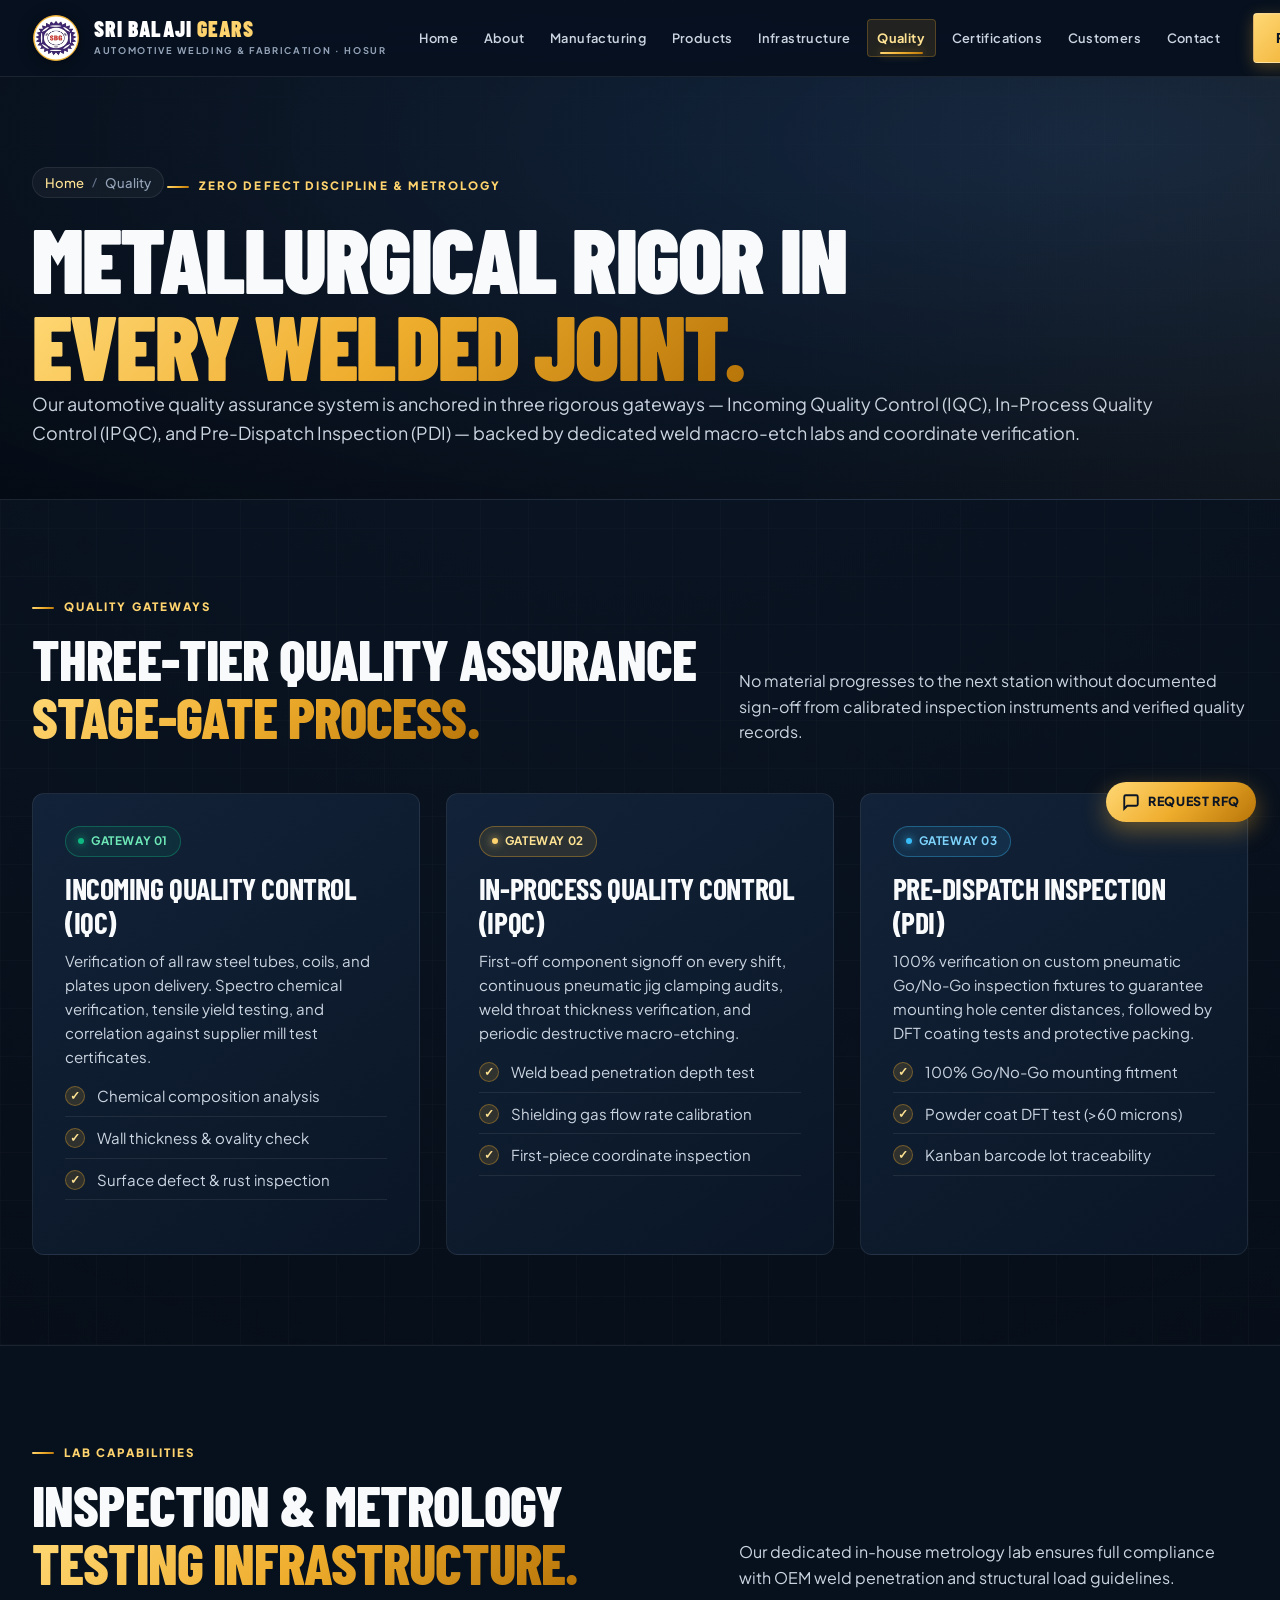
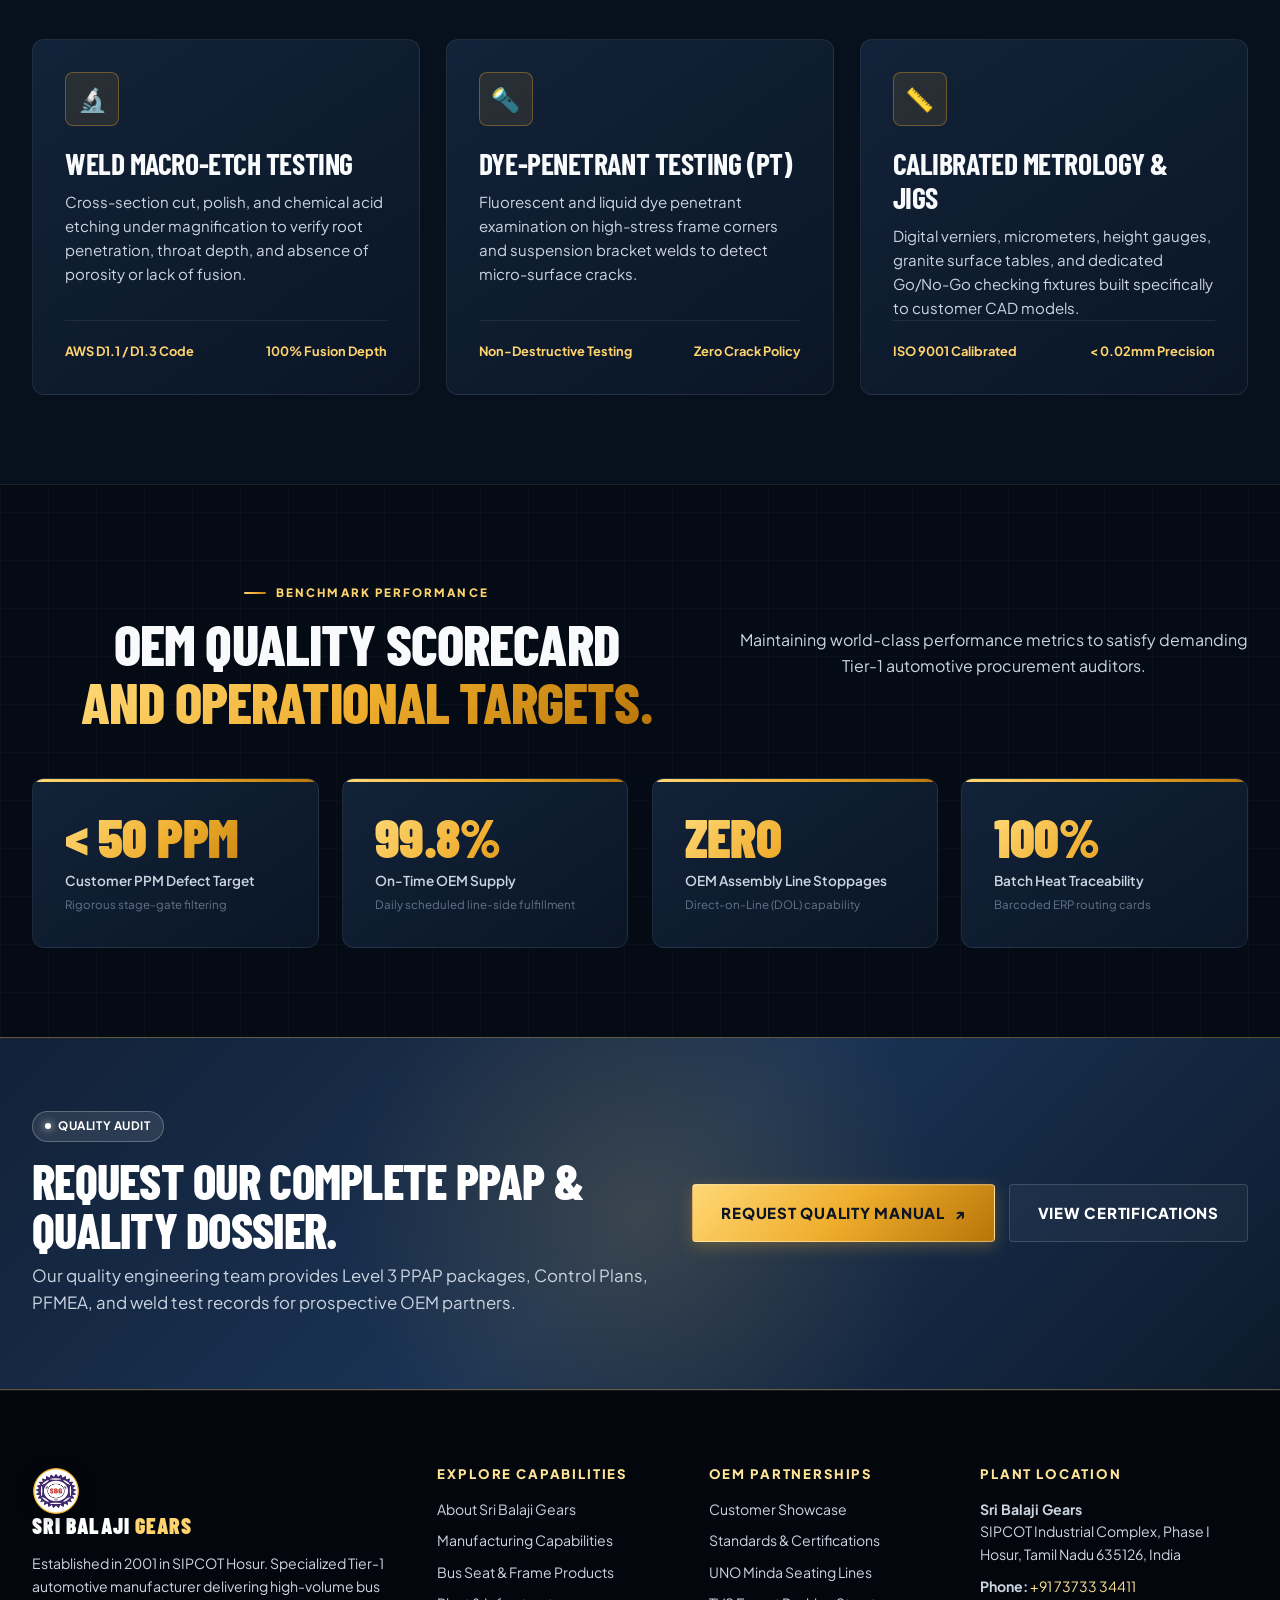
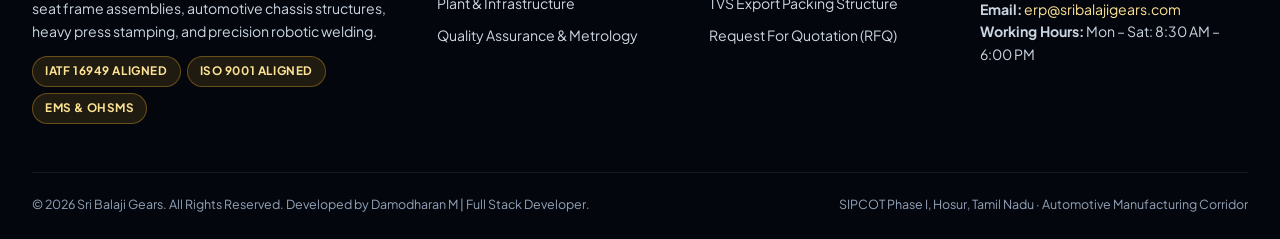
<file: quality.html>
<!doctype html>
<html lang="en">
<head>
  <link rel="preconnect" href="https://fonts.googleapis.com">
  <link rel="preconnect" href="https://fonts.gstatic.com" crossorigin>
  <link rel="stylesheet" href="https://fonts.googleapis.com/css2?family=Barlow+Condensed:wght@600;700;800;900&family=Plus+Jakarta+Sans:wght@400;500;600;700;800&family=JetBrains+Mono:wght@500;700&display=swap">
  <link rel="preload" href="assets/css/style.css?v=26" as="style">
  <meta charset="utf-8">
  <meta name="viewport" content="width=device-width, initial-scale=1, viewport-fit=cover">
    <meta name="description" content="Zero-defect quality assurance, weld penetration testing, optical measuring, tensile strength analysis, and IATF/ISO quality standards in Hosur.">
  <meta name="keywords" content="Sri Balaji Gears, quality assurance, automotive welding Hosur, bus seat frames, SIPCOT Hosur">
  <meta name="theme-color" content="#07111e">
  <meta name="google-site-verification" content="4lVNyMi9ZgLC_d8jcUPkAKkFOLJUADI26pOm8sBlswk">
  <link rel="canonical" href="https://sribalajigears.in/quality.html">
  <meta property="og:type" content="website">
  <meta property="og:site_name" content="Sri Balaji Gears">
  <meta property="og:title" content="Quality Assurance & Metrology | Sri Balaji Gears Hosur">
  <meta property="og:description" content="Zero-defect quality assurance, weld penetration testing, optical measuring, tensile strength analysis, and IATF/ISO quality standards in Hosur.">
  <meta property="og:url" content="https://sribalajigears.in/quality.html">
  <meta property="og:image" content="https://sribalajigears.in/assets/img/sbg-logo-square.png">
  <meta name="twitter:card" content="summary_large_image">
  <meta name="twitter:title" content="Quality Assurance & Metrology | Sri Balaji Gears Hosur">
  <meta name="twitter:description" content="Zero-defect quality assurance, weld penetration testing, optical measuring, tensile strength analysis, and IATF/ISO quality standards in Hosur.">
  <title>Quality Assurance & Metrology | Sri Balaji Gears Hosur</title>
    <link rel="icon" type="image/svg+xml" href="assets/img/sbg-mark.svg?v=5">
  <link rel="icon" type="image/png" sizes="16x16" href="favicon-16x16.png?v=5">
  <link rel="icon" type="image/png" sizes="32x32" href="favicon-32x32.png?v=5">
  <link rel="icon" type="image/png" sizes="48x48" href="favicon-48x48.png?v=5">
  <link rel="icon" type="image/png" sizes="96x96" href="favicon-96x96.png?v=5">
  <link rel="icon" type="image/png" sizes="192x192" href="favicon-192x192.png?v=5">
  <link rel="shortcut icon" href="favicon.ico?v=5">
  <link rel="apple-touch-icon" sizes="180x180" href="apple-touch-icon.png?v=5">
  <link rel="manifest" href="site.webmanifest?v=5">
  <link rel="stylesheet" href="assets/css/style.css?v=26">
  <!-- Structured Data: BreadcrumbList -->
  <script type="application/ld+json">
  {
    "@context": "https://schema.org",
    "@type": "BreadcrumbList",
    "itemListElement": [
      {
        "@type": "ListItem",
        "position": 1,
        "name": "Home",
        "item": "https://sribalajigears.in/"
      },
      {
        "@type": "ListItem",
        "position": 2,
        "name": "Quality Assurance",
        "item": "https://sribalajigears.in/quality.html"
      }
    ]
  }
  </script>
  <!-- Google Analytics 4 (GA4): Replace G-XXXXXXXXXX with your Measurement ID from Google Analytics -->
  <!--
  <script async src="https://www.googletagmanager.com/gtag/js?id=G-XXXXXXXXXX"></script>
  <script>
    window.dataLayer = window.dataLayer || [];
    function gtag(){dataLayer.push(arguments);}
    gtag('js', new Date());
    gtag('config', 'G-XXXXXXXXXX');
  </script>
  -->
</head>
<body>

  <!-- Main Sticky Header -->
  <header class="header">
    <div class="container nav">
      <a class="brand" href="index.html" aria-label="Sri Balaji Gears Home">
        <img class="brand-emblem" src="assets/img/sbg-mark.svg?v=5" alt="SBG Monogram Logo" width="46" height="46">
        <span class="brand-text-block">
          <span class="brand-title">SRI BALAJI <span>GEARS</span></span>
          <span class="brand-tagline">AUTOMOTIVE WELDING &amp; FABRICATION · HOSUR</span>
        </span>
      </a>

      <!-- Desktop Navigation -->
      <nav class="menu" aria-label="Main Navigation">
        <a href="index.html">Home</a>
        <a href="about.html">About</a>
        <a href="manufacturing.html">Manufacturing</a>
        <a href="products.html">Products</a>
        <a href="infrastructure.html">Infrastructure</a>
        <a href="quality.html">Quality</a>
        <a href="certifications.html">Certifications</a>
        <a href="customers.html">Customers</a>
        <a href="contact.html">Contact</a>
      </nav>

      <!-- Nav Actions -->
      <div class="nav-actions">
        <a class="nav-button" href="contact.html">
          REQUEST RFQ <span class="button-icon">↗</span>
        </a>
        <button class="hamb" id="menuToggle" aria-label="Open navigation menu" aria-expanded="false">
          <span class="hamb-line"></span>
          <span class="hamb-line"></span>
          <span class="hamb-line"></span>
        </button>
      </div>
    </div>
  </header>

  <!-- Mobile Off-Canvas Drawer -->
  <div class="mobile-backdrop" id="mobileBackdrop"></div>
  <aside class="mobile-drawer" id="mobileDrawer" aria-label="Mobile Navigation">
    <div class="drawer-header">
      <a class="brand" href="index.html">
        <img class="brand-emblem" src="assets/img/sbg-mark.svg?v=5" alt="SBG" width="38" height="38">
        <span class="brand-text-block">
          <span class="brand-title">SRI BALAJI <span>GEARS</span></span>
        </span>
      </a>
      <button class="drawer-close" id="drawerClose" aria-label="Close menu">✕</button>
    </div>
    <nav class="drawer-nav">
      <a href="index.html">Home</a>
      <a href="about.html">About Company</a>
      <a href="manufacturing.html">Manufacturing Capabilities</a>
      <a href="products.html">Products &amp; Assemblies</a>
      <a href="infrastructure.html">Plant Infrastructure</a>
      <a href="quality.html">Quality &amp; Metrology</a>
      <a href="certifications.html">Certifications</a>
      <a href="customers.html">Customer Showcase</a>
      <a href="contact.html">Contact &amp; RFQ</a>
    </nav>
    <div class="drawer-footer">
      <div class="drawer-contact-item">
        <svg viewBox="0 0 24 24" fill="none" stroke="currentColor" stroke-width="2"><path d="M22 16.92v3a2 2 0 0 1-2.18 2 19.79 19.79 0 0 1-8.63-3.07 19.5 19.5 0 0 1-6-6 19.79 19.79 0 0 1-3.07-8.67A2 2 0 0 1 4.11 2h3a2 2 0 0 1 2 1.72 12.84 12.84 0 0 0 .7 2.81 2 2 0 0 1-.45 2.11L8.09 9.91a16 16 0 0 0 6 6l1.27-1.27a2 2 0 0 1 2.11-.45 12.84 12.84 0 0 0 2.81.7A2 2 0 0 1 22 16.92z"/></svg>
        <a href="tel:+917373334411">+91 73733 34411</a>
      </div>
      <div class="drawer-contact-item">
        <svg viewBox="0 0 24 24" fill="none" stroke="currentColor" stroke-width="2"><path d="M4 4h16c1.1 0 2 .9 2 2v12c0 1.1-.9 2-2 2H4c-1.1 0-2-.9-2-2V6c0-1.1.9-2 2-2z"/><polyline points="22,6 12,13 2,6"/></svg>
        <a href="mailto:erp@sribalajigears.com">erp@sribalajigears.com</a>
      </div>
      <a class="button" href="contact.html" style="width: 100%; margin-top: 10px;">
        REQUEST A QUOTE ↗
      </a>
    </div>
  </aside>

  <!-- Page Hero -->
  <main>
    <section class="page-hero">
      <div class="container">
        <div class="breadcrumbs">
          <a href="index.html">Home</a>
          <span class="separator">/</span>
          <span>Quality</span>
        </div>
        <div class="eyebrow">Zero Defect Discipline &amp; Metrology</div>
        <h1>
          METALLURGICAL RIGOR IN<br>
          <em>EVERY WELDED JOINT.</em>
        </h1>
        <p class="lead">
          Our automotive quality assurance system is anchored in three rigorous gateways — Incoming Quality Control (IQC), In-Process Quality Control (IPQC), and Pre-Dispatch Inspection (PDI) — backed by dedicated weld macro-etch labs and coordinate verification.
        </p>
      </div>
    </section>

    <!-- 3-Stage Quality Gateway Pipeline -->
    <section class="section">
      <div class="container">
        <div class="section-heading">
          <div>
            <div class="eyebrow">Quality Gateways</div>
            <h2>THREE-TIER QUALITY ASSURANCE<br><em>STAGE-GATE PROCESS.</em></h2>
          </div>
          <p>
            No material progresses to the next station without documented sign-off from calibrated inspection instruments and verified quality records.
          </p>
        </div>

        <div class="grid grid-3">
          <article class="card reveal delay-1">
            <div class="pill-badge emerald" style="align-self: flex-start; margin-bottom: 14px;">
              <span class="dot"></span> GATEWAY 01
            </div>
            <h3>Incoming Quality Control (IQC)</h3>
            <p>
              Verification of all raw steel tubes, coils, and plates upon delivery. Spectro chemical verification, tensile yield testing, and correlation against supplier mill test certificates.
            </p>
            <ul class="list-check" style="margin-top: 16px;">
              <li>Chemical composition analysis</li>
              <li>Wall thickness &amp; ovality check</li>
              <li>Surface defect &amp; rust inspection</li>
            </ul>
          </article>

          <article class="card reveal delay-2">
            <div class="pill-badge" style="align-self: flex-start; margin-bottom: 14px;">
              <span class="dot"></span> GATEWAY 02
            </div>
            <h3>In-Process Quality Control (IPQC)</h3>
            <p>
              First-off component signoff on every shift, continuous pneumatic jig clamping audits, weld throat thickness verification, and periodic destructive macro-etching.
            </p>
            <ul class="list-check" style="margin-top: 16px;">
              <li>Weld bead penetration depth test</li>
              <li>Shielding gas flow rate calibration</li>
              <li>First-piece coordinate inspection</li>
            </ul>
          </article>

          <article class="card reveal delay-3">
            <div class="pill-badge cyan" style="align-self: flex-start; margin-bottom: 14px;">
              <span class="dot"></span> GATEWAY 03
            </div>
            <h3>Pre-Dispatch Inspection (PDI)</h3>
            <p>
              100% verification on custom pneumatic Go/No-Go inspection fixtures to guarantee mounting hole center distances, followed by DFT coating tests and protective packing.
            </p>
            <ul class="list-check" style="margin-top: 16px;">
              <li>100% Go/No-Go mounting fitment</li>
              <li>Powder coat DFT test (&gt;60 microns)</li>
              <li>Kanban barcode lot traceability</li>
            </ul>
          </article>
        </div>
      </div>
    </section>

    <!-- Metrology Lab & Testing Capabilities -->
    <section class="section alternate">
      <div class="container">
        <div class="section-heading">
          <div>
            <div class="eyebrow">Lab Capabilities</div>
            <h2>INSPECTION &amp; METROLOGY<br><em>TESTING INFRASTRUCTURE.</em></h2>
          </div>
          <p>
            Our dedicated in-house metrology lab ensures full compliance with OEM weld penetration and structural load guidelines.
          </p>
        </div>

        <div class="grid grid-3">
          <div class="card reveal delay-1">
            <div class="card-icon">🔬</div>
            <h3>Weld Macro-Etch Testing</h3>
            <p>
              Cross-section cut, polish, and chemical acid etching under magnification to verify root penetration, throat depth, and absence of porosity or lack of fusion.
            </p>
            <div class="card-footer">
              <span>AWS D1.1 / D1.3 Code</span>
              <span class="text-gold">100% Fusion Depth</span>
            </div>
          </div>

          <div class="card reveal delay-2">
            <div class="card-icon">🔦</div>
            <h3>Dye-Penetrant Testing (PT)</h3>
            <p>
              Fluorescent and liquid dye penetrant examination on high-stress frame corners and suspension bracket welds to detect micro-surface cracks.
            </p>
            <div class="card-footer">
              <span>Non-Destructive Testing</span>
              <span class="text-gold">Zero Crack Policy</span>
            </div>
          </div>

          <div class="card reveal delay-3">
            <div class="card-icon">📏</div>
            <h3>Calibrated Metrology &amp; Jigs</h3>
            <p>
              Digital verniers, micrometers, height gauges, granite surface tables, and dedicated Go/No-Go checking fixtures built specifically to customer CAD models.
            </p>
            <div class="card-footer">
              <span>ISO 9001 Calibrated</span>
              <span class="text-gold">&lt; 0.02mm Precision</span>
            </div>
          </div>
        </div>
      </div>
    </section>

    <!-- Quality Performance Targets Dashboard -->
    <section class="section">
      <div class="container">
        <div class="section-heading centered">
          <div>
            <div class="eyebrow">Benchmark Performance</div>
            <h2>OEM QUALITY SCORECARD<br><em>AND OPERATIONAL TARGETS.</em></h2>
          </div>
          <p>Maintaining world-class performance metrics to satisfy demanding Tier-1 automotive procurement auditors.</p>
        </div>

        <div class="stats">
          <div class="stat reveal delay-1">
            <strong>&lt; 50 PPM</strong>
            <span>Customer PPM Defect Target</span>
            <small>Rigorous stage-gate filtering</small>
          </div>
          <div class="stat reveal delay-2">
            <strong>99.8%</strong>
            <span>On-Time OEM Supply</span>
            <small>Daily scheduled line-side fulfillment</small>
          </div>
          <div class="stat reveal delay-3">
            <strong>ZERO</strong>
            <span>OEM Assembly Line Stoppages</span>
            <small>Direct-on-Line (DOL) capability</small>
          </div>
          <div class="stat reveal delay-4">
            <strong>100%</strong>
            <span>Batch Heat Traceability</span>
            <small>Barcoded ERP routing cards</small>
          </div>
        </div>
      </div>
    </section>
  </main>

  <!-- High Impact Call to Action -->
  <section class="cta">
    <div class="container">
      <div class="cta-copy">
        <div class="pill-badge" style="background: rgba(255, 255, 255, 0.1); border-color: rgba(255, 255, 255, 0.25); color: #ffffff; margin-bottom: 14px;">
          <span class="dot" style="background: #ffffff; box-shadow: 0 0 8px #ffffff;"></span> QUALITY AUDIT
        </div>
        <h2>REQUEST OUR COMPLETE PPAP &amp; QUALITY DOSSIER.</h2>
        <p>Our quality engineering team provides Level 3 PPAP packages, Control Plans, PFMEA, and weld test records for prospective OEM partners.</p>
      </div>
      <div class="actions">
        <a class="button lg" href="contact.html">
          REQUEST QUALITY MANUAL <span class="button-icon">↗</span>
        </a>
        <a class="button ghost lg" href="certifications.html">
          VIEW CERTIFICATIONS
        </a>
      </div>
    </div>
  </section>

  <!-- Enterprise Corporate Footer -->
  <footer>
    <div class="container">
      <div class="footgrid">
        <div class="footer-col">
          <a class="brand" href="index.html" style="margin-bottom: 16px;">
            <img class="brand-emblem" src="assets/img/sbg-mark.svg?v=5" alt="SBG" width="42" height="42">
            <span class="brand-text-block">
              <span class="brand-title">SRI BALAJI <span>GEARS</span></span>
            </span>
          </a>
          <p>
            Established in 2001 in SIPCOT Hosur. Specialized Tier-1 automotive manufacturer delivering high-volume bus seat frame assemblies, automotive chassis structures, heavy press stamping, and precision robotic welding.
          </p>
          <div class="footer-cert-tags">
            <span class="pill-badge">IATF 16949 ALIGNED</span>
            <span class="pill-badge">ISO 9001 ALIGNED</span>
            <span class="pill-badge">EMS &amp; OHSMS</span>
          </div>
        </div>

        <div class="footer-col">
          <h4>EXPLORE CAPABILITIES</h4>
          <a href="about.html">About Sri Balaji Gears</a>
          <a href="manufacturing.html">Manufacturing Capabilities</a>
          <a href="products.html">Bus Seat &amp; Frame Products</a>
          <a href="infrastructure.html">Plant &amp; Infrastructure</a>
          <a href="quality.html">Quality Assurance &amp; Metrology</a>
        </div>

        <div class="footer-col">
          <h4>OEM PARTNERSHIPS</h4>
          <a href="customers.html">Customer Showcase</a>
          <a href="certifications.html">Standards &amp; Certifications</a>
          <a href="customers.html">UNO Minda Seating Lines</a>
          <a href="customers.html">TVS Export Packing Structure</a>
          <a href="contact.html">Request For Quotation (RFQ)</a>
        </div>

        <div class="footer-col">
          <h4>PLANT LOCATION</h4>
          <p>
            <strong>Sri Balaji Gears</strong><br>
            SIPCOT Industrial Complex, Phase I<br>
            Hosur, Tamil Nadu 635126, India
          </p>
          <p style="margin-top: 10px;">
            <strong>Phone:</strong> <a href="tel:+917373334411" style="display:inline; color:var(--gold-300);">+91 73733 34411</a><br>
            <strong>Email:</strong> <a href="mailto:erp@sribalajigears.com" style="display:inline; color:var(--gold-300);">erp@sribalajigears.com</a><br>
            <strong>Working Hours:</strong> Mon – Sat: 8:30 AM – 6:00 PM
          </p>
        </div>
      </div>

      <div class="bottom">
        <span>© <span data-year>2026</span> Sri Balaji Gears. All Rights Reserved. Developed by Damodharan M | Full Stack Developer.</span>
        <span>SIPCOT Phase I, Hosur, Tamil Nadu · Automotive Manufacturing Corridor</span>
      </div>
    </div>
  </footer>

  <!-- Floating Actions (Scroll-to-top & RFQ FAB) -->
  <div class="floating-actions">
    <a href="contact.html" class="quick-rfq-fab" aria-label="Request Instant Quote">
      <svg width="18" height="18" viewBox="0 0 24 24" fill="none" stroke="currentColor" stroke-width="2.5"><path d="M21 15a2 2 0 0 1-2 2H7l-4 4V5a2 2 0 0 1 2-2h14a2 2 0 0 1 2 2z"/></svg>
      <span class="fab-text">REQUEST RFQ</span>
    </a>
    <button id="scrollTopBtn" class="btn-scroll-top" aria-label="Scroll to top of page">
      <svg width="20" height="20" viewBox="0 0 24 24" fill="none" stroke="currentColor" stroke-width="2.5"><polyline points="18 15 12 9 6 15"/></svg>
    </button>
  </div>

  <script src="assets/js/main.js?v=26" defer></script>
</body>
</html>
</file>
<file: assets/css/style.css>
/* ==========================================================================
   SRI BALAJI GEARS — ENTERPRISE INDUSTRIAL DESIGN SYSTEM
   Precision Automotive Welding, Seating Systems & Pressing | Hosur, India
   Fully Responsive for Mobile, Tablet, Laptop, Desktop & Ultra-wide
   ========================================================================== */

/* Web Fonts are preconnected & linked directly in HTML <head> for zero-render-blocking parallel downloads */

/* --- Design Tokens --- */
:root {
  --bg-dark: #050b14;
  --bg-primary: #07111e;
  --bg-surface: #0c1a2c;
  --bg-surface-elevated: #11233b;
  --bg-card: linear-gradient(145deg, #122238 0%, #0a1626 100%);
  --bg-card-hover: linear-gradient(145deg, #172d4a 0%, #0f1e33 100%);
  --bg-card-alt: #0a1524;
  
  --ink-primary: #f8fafc;
  --ink-secondary: #cbd5e1;
  --ink-muted: #94a3b8;
  --ink-dim: #64748b;
  
  --gold-300: #ffe394;
  --gold-400: #ffd36d;
  --gold-500: #efad2d;
  --gold-600: #d69112;
  --gold-700: #9e6405;
  --gold-glow: rgba(239, 173, 45, 0.28);
  --gold-gradient: linear-gradient(135deg, #ffd875 0%, #efad2d 50%, #b87508 100%);
  
  --accent-cyan: #38bdf8;
  --accent-cyan-glow: rgba(56, 189, 248, 0.2);
  --accent-emerald: #10b981;
  
  --border-subtle: rgba(255, 255, 255, 0.08);
  --border-medium: rgba(255, 255, 255, 0.15);
  --border-gold: rgba(239, 173, 45, 0.35);
  --border-gold-bright: rgba(255, 211, 109, 0.7);
  
  --radius-xs: 4px;
  --radius-sm: 8px;
  --radius-md: 12px;
  --radius-lg: 18px;
  --radius-xl: 24px;
  --radius-pill: 9999px;
  
  --shadow-sm: 0 2px 8px rgba(0, 0, 0, 0.3);
  --shadow-md: 0 8px 24px -4px rgba(0, 0, 0, 0.45);
  --shadow-lg: 0 16px 40px -6px rgba(0, 0, 0, 0.6);
  --shadow-gold: 0 12px 36px -4px rgba(239, 173, 45, 0.3);
  --shadow-inner: inset 0 1px 1px rgba(255, 255, 255, 0.1);
  
  --font-display: 'Barlow Condensed', -apple-system, BlinkMacSystemFont, sans-serif;
  --font-sans: 'Plus Jakarta Sans', -apple-system, BlinkMacSystemFont, sans-serif;
  --font-mono: 'JetBrains Mono', monospace;
  
  --container-max: 2560px;
  --container-gutter: clamp(14px, 2.5vw, 44px);
  --max-width: var(--container-max);
  --transition-fast: 0.18s cubic-bezier(0.16, 1, 0.3, 1);
  --transition-base: 0.28s cubic-bezier(0.16, 1, 0.3, 1);
  --transition-slow: 0.45s cubic-bezier(0.16, 1, 0.3, 1);
}

/* --- Global Reset & Box Sizing --- */
*, *::before, *::after {
  box-sizing: border-box;
  margin: 0;
  padding: 0;
}

html {
  scroll-behavior: smooth;
  font-size: 16px;
  -webkit-text-size-adjust: 100%;
  color-scheme: dark;
}

body {
  background-color: var(--bg-dark);
  background-image: 
    radial-gradient(circle at 50% 0%, rgba(20, 38, 64, 0.4) 0%, transparent 60%),
    linear-gradient(rgba(255, 255, 255, 0.02) 1px, transparent 1px),
    linear-gradient(90deg, rgba(255, 255, 255, 0.02) 1px, transparent 1px);
  background-size: 100% 100%, 48px 48px, 48px 48px;
  color: var(--ink-primary);
  font-family: var(--font-sans);
  line-height: 1.6;
  -webkit-font-smoothing: antialiased;
  -moz-osx-font-smoothing: grayscale;
  overflow-x: hidden;
  min-height: 100vh;
  display: flex;
  flex-direction: column;
}

main {
  flex: 1 0 auto;
}

/* Safe area padding for mobile notch */
body {
  padding-left: env(safe-area-inset-left, 0px);
  padding-right: env(safe-area-inset-right, 0px);
}

/* Images & Media */
img, svg, picture, video {
  display: block;
  max-width: 100%;
  height: auto;
}

a {
  color: inherit;
  text-decoration: none;
  transition: color var(--transition-fast), border-color var(--transition-fast);
}

button {
  font-family: inherit;
  cursor: pointer;
  border: none;
  background: none;
}

ul, ol {
  list-style: none;
}

/* Focus styles for accessibility */
:focus-visible {
  outline: 2px solid var(--gold-400);
  outline-offset: 3px;
}

/* --- Container Utility (Fluid Screen Auto-Fitting System) --- */
.container {
  width: 100%;
  max-width: min(var(--container-max), calc(100% - 2 * var(--container-gutter)));
  margin-inline: auto;
}

/* --- Typography --- */
h1, h2, h3, h4, h5, h6 {
  font-family: var(--font-display);
  text-transform: uppercase;
  font-weight: 800;
  line-height: 1.02;
  letter-spacing: -0.015em;
  color: var(--ink-primary);
}

h1 {
  font-size: clamp(2.8rem, 6.5vw + 0.5rem, 5.8rem);
  font-weight: 900;
  line-height: 0.96;
  letter-spacing: -0.02em;
}

h2 {
  font-size: clamp(2.2rem, 4.2vw + 0.2rem, 3.8rem);
  font-weight: 800;
  line-height: 1.02;
}

h3 {
  font-size: clamp(1.4rem, 2.2vw + 0.1rem, 2rem);
  font-weight: 700;
  line-height: 1.15;
}

h4 {
  font-size: clamp(1.15rem, 1.4vw, 1.45rem);
  font-weight: 700;
  letter-spacing: 0.02em;
}

h1 em, h2 em, h3 em, .highlight-gold {
  font-style: normal;
  background: var(--gold-gradient);
  -webkit-background-clip: text;
  -webkit-text-fill-color: transparent;
  display: inline-block;
}

.lead {
  font-size: clamp(1rem, 1.15vw + 0.2rem, 1.25rem);
  color: var(--ink-secondary);
  line-height: 1.65;
  max-width: 90ch;
}

.text-muted {
  color: var(--ink-muted);
}

.text-gold {
  color: var(--gold-400);
}

.text-mono {
  font-family: var(--font-mono);
}

/* --- Eyebrow & Badges --- */
.eyebrow {
  display: inline-flex;
  align-items: center;
  gap: 10px;
  font-family: var(--font-sans);
  font-size: 0.72rem;
  font-weight: 800;
  letter-spacing: 0.18em;
  text-transform: uppercase;
  color: var(--gold-400);
  margin-bottom: 12px;
}

.eyebrow::before {
  content: "";
  display: inline-block;
  width: 22px;
  height: 2px;
  background: var(--gold-gradient);
  border-radius: var(--radius-pill);
}

.pill-badge {
  display: inline-flex;
  align-items: center;
  gap: 7px;
  padding: 5px 12px;
  background: rgba(239, 173, 45, 0.12);
  border: 1px solid var(--border-gold);
  border-radius: var(--radius-pill);
  font-size: 0.73rem;
  font-weight: 700;
  color: var(--gold-300);
  letter-spacing: 0.05em;
  text-transform: uppercase;
}

.pill-badge .dot {
  width: 6px;
  height: 6px;
  border-radius: 50%;
  background: var(--gold-400);
  box-shadow: 0 0 8px var(--gold-400);
  animation: pulseDot 2s infinite ease-in-out;
}

.pill-badge.cyan {
  background: rgba(56, 189, 248, 0.1);
  border-color: rgba(56, 189, 248, 0.35);
  color: #7dd3fc;
}
.pill-badge.cyan .dot {
  background: var(--accent-cyan);
  box-shadow: 0 0 8px var(--accent-cyan);
}

.pill-badge.emerald {
  background: rgba(16, 185, 129, 0.1);
  border-color: rgba(16, 185, 129, 0.35);
  color: #6ee7b7;
}
.pill-badge.emerald .dot {
  background: var(--accent-emerald);
  box-shadow: 0 0 8px var(--accent-emerald);
}

@keyframes pulseDot {
  0%, 100% { opacity: 1; transform: scale(1); }
  50% { opacity: 0.4; transform: scale(0.8); }
}

/* --- Top Utility Bar (Removed) --- */
.topline {
  display: none !important;
}

.topline .container {
  display: flex;
  justify-content: space-between;
  align-items: center;
  gap: 16px;
  flex-wrap: wrap;
}

.topline-info {
  display: flex;
  align-items: center;
  gap: 16px;
  flex-wrap: wrap;
}

.topline-item {
  display: inline-flex;
  align-items: center;
  gap: 6px;
}

.topline-item svg {
  width: 14px;
  height: 14px;
  color: var(--gold-400);
  flex-shrink: 0;
}

.topline a:hover {
  color: var(--gold-300);
}

.topline-badge {
  background: rgba(255, 255, 255, 0.06);
  padding: 2px 8px;
  border-radius: var(--radius-xs);
  font-size: 0.7rem;
  font-family: var(--font-mono);
  color: var(--gold-300);
}

/* --- Main Header & Sticky Nav --- */
.header {
  position: sticky;
  top: 0;
  z-index: 50;
  background: rgba(7, 17, 30, 0.88);
  backdrop-filter: blur(20px) saturate(180%);
  -webkit-backdrop-filter: blur(20px) saturate(180%);
  border-bottom: 1px solid var(--border-subtle);
  transition: padding var(--transition-base), background-color var(--transition-base), box-shadow var(--transition-base);
}

.header.scrolled {
  background: rgba(5, 11, 20, 0.96);
  box-shadow: 0 10px 30px rgba(0, 0, 0, 0.5);
  border-bottom-color: var(--border-medium);
}

.nav {
  height: 76px;
  display: flex;
  align-items: center;
  justify-content: space-between;
  gap: clamp(14px, 1.8vw, 32px);
  width: 100%;
}

.header.scrolled .nav {
  height: 76px;
}

/* Brand Identity */
.brand {
  display: inline-flex;
  align-items: center;
  gap: 14px;
  flex-shrink: 0;
  cursor: pointer;
  text-decoration: none;
  position: relative;
  z-index: 10;
  outline: none;
}

.brand-emblem {
  width: 48px;
  height: 48px;
  flex-shrink: 0;
  border-radius: 50%;
  object-fit: contain;
  display: block;
  user-select: none;
  -webkit-user-drag: none;
  pointer-events: auto;
  filter: drop-shadow(0 2px 8px rgba(0, 0, 0, 0.45));
  /* Fixed Stationary Logo: Strictly No floating, rotating, bouncing, or moving animations */
  transform: none !important;
  transition: none !important;
  animation: none !important;
}

.brand:hover .brand-emblem {
  transform: none !important;
  transition: none !important;
  animation: none !important;
}

.brand-text-block {
  display: flex;
  flex-direction: column;
}

.brand-title {
  font-family: var(--font-display);
  font-size: 1.35rem;
  font-weight: 900;
  letter-spacing: 0.05em;
  line-height: 1;
  color: #ffffff;
}

.brand-title span {
  color: var(--gold-400);
}

.brand-tagline {
  font-family: var(--font-sans);
  font-size: 0.58rem;
  font-weight: 700;
  letter-spacing: 0.18em;
  color: var(--ink-muted);
  margin-top: 3px;
  text-transform: uppercase;
}

/* Desktop Navigation Menu */
.menu {
  display: flex;
  align-items: center;
  gap: clamp(2px, 0.5vw, 10px);
}

.menu a {
  padding: 8px clamp(8px, 0.75vw, 15px);
  font-size: clamp(0.8rem, 0.82vw, 0.92rem);
  font-weight: 600;
  letter-spacing: 0.03em;
  color: var(--ink-secondary);
  border-radius: var(--radius-xs);
  position: relative;
  transition: color var(--transition-fast), background-color var(--transition-fast), transform var(--transition-fast);
  white-space: nowrap;
}

.menu a::after {
  content: "";
  position: absolute;
  bottom: 2px;
  left: 50%;
  right: 50%;
  height: 2px;
  background: var(--gold-gradient);
  border-radius: var(--radius-pill);
  transition: left var(--transition-fast), right var(--transition-fast), opacity var(--transition-fast);
  opacity: 0;
}

.menu a:hover {
  color: #ffffff;
  background: rgba(255, 255, 255, 0.06);
}

.menu a:hover::after {
  left: 14px;
  right: 14px;
  opacity: 0.7;
}

.menu a.active {
  color: var(--gold-300);
  font-weight: 700;
  background: rgba(239, 173, 45, 0.12);
  border: 1px solid rgba(239, 173, 45, 0.25);
}

.menu a.active::after {
  left: 12px;
  right: 12px;
  opacity: 1;
  box-shadow: 0 0 10px rgba(239, 173, 45, 0.6);
}

/* Nav Actions */
.nav-actions {
  display: flex;
  align-items: center;
  gap: 12px;
}

/* Mobile Hamburger Toggle */
.hamb {
  display: none;
  position: relative;
  width: 44px;
  height: 44px;
  border-radius: var(--radius-sm);
  background: rgba(255, 255, 255, 0.04);
  border: 1px solid var(--border-subtle);
  color: #ffffff;
  padding: 10px;
  align-items: center;
  justify-content: center;
  flex-direction: column;
  gap: 5px;
  z-index: 60;
  transition: background var(--transition-fast), border-color var(--transition-fast);
}

.hamb:hover {
  background: rgba(255, 255, 255, 0.1);
  border-color: var(--border-gold);
}

.hamb-line {
  display: block;
  width: 22px;
  height: 2px;
  background: #ffffff;
  border-radius: 2px;
  transition: transform var(--transition-base), opacity var(--transition-fast);
}

.hamb.open .hamb-line:nth-child(1) {
  transform: translateY(7px) rotate(45deg);
  background: var(--gold-400);
}
.hamb.open .hamb-line:nth-child(2) {
  opacity: 0;
  transform: scaleX(0);
}
.hamb.open .hamb-line:nth-child(3) {
  transform: translateY(-7px) rotate(-45deg);
  background: var(--gold-400);
}

/* --- Mobile Nav Drawer & Backdrop --- */
.mobile-backdrop {
  display: none;
  position: fixed;
  inset: 0;
  background: rgba(3, 7, 13, 0.75);
  backdrop-filter: blur(6px);
  -webkit-backdrop-filter: blur(6px);
  z-index: 52;
  opacity: 0;
  pointer-events: none;
  transition: opacity var(--transition-base);
}

.mobile-backdrop.open {
  opacity: 1;
  pointer-events: auto;
}

.mobile-drawer {
  position: fixed;
  top: 0;
  right: -100%;
  bottom: 0;
  width: min(380px, 88vw);
  background: #091524;
  border-left: 1px solid var(--border-medium);
  box-shadow: -10px 0 40px rgba(0, 0, 0, 0.7);
  z-index: 55;
  display: flex;
  flex-direction: column;
  padding: 24px 20px;
  overflow-y: auto;
  transition: right var(--transition-slow);
}

.mobile-drawer.open {
  right: 0;
}

.drawer-header {
  display: flex;
  align-items: center;
  justify-content: space-between;
  padding-bottom: 18px;
  border-bottom: 1px solid var(--border-subtle);
  margin-bottom: 18px;
}

.drawer-close {
  width: 38px;
  height: 38px;
  border-radius: 50%;
  background: rgba(255, 255, 255, 0.05);
  border: 1px solid var(--border-subtle);
  color: var(--ink-secondary);
  display: grid;
  place-items: center;
  font-size: 1.1rem;
}

.drawer-nav {
  display: flex;
  flex-direction: column;
  gap: 4px;
}

.drawer-nav a {
  display: flex;
  align-items: center;
  justify-content: space-between;
  padding: 12px 14px;
  border-radius: var(--radius-sm);
  font-size: 0.95rem;
  font-weight: 600;
  color: var(--ink-secondary);
  border-left: 3px solid transparent;
  transition: all var(--transition-fast);
}

.drawer-nav a:hover, .drawer-nav a.active {
  background: rgba(239, 173, 45, 0.1);
  color: #ffffff;
  border-left-color: var(--gold-400);
}

.drawer-nav a.active {
  color: var(--gold-300);
  font-weight: 700;
}

.drawer-footer {
  margin-top: auto;
  padding-top: 24px;
  border-top: 1px solid var(--border-subtle);
  display: flex;
  flex-direction: column;
  gap: 12px;
}

.drawer-contact-item {
  display: flex;
  align-items: center;
  gap: 10px;
  font-size: 0.85rem;
  color: var(--ink-secondary);
}

.drawer-contact-item svg {
  width: 16px;
  height: 16px;
  color: var(--gold-400);
  flex-shrink: 0;
}

/* Prevent body scroll when drawer open */
body.drawer-open {
  overflow: hidden;
}

/* --- Buttons & CTAs --- */
.button, .nav-button {
  display: inline-flex;
  align-items: center;
  justify-content: center;
  gap: 9px;
  padding: 13px 22px;
  font-family: var(--font-sans);
  font-size: 0.84rem;
  font-weight: 800;
  letter-spacing: 0.05em;
  text-transform: uppercase;
  border-radius: var(--radius-xs);
  cursor: pointer;
  background: var(--gold-gradient);
  color: #0c1524;
  border: 1px solid rgba(255, 255, 255, 0.35);
  box-shadow: 0 4px 16px rgba(239, 173, 45, 0.3), var(--shadow-inner);
  transition: transform var(--transition-fast), box-shadow var(--transition-fast), filter var(--transition-fast);
  white-space: nowrap;
}

.button:hover, .nav-button:hover {
  transform: translateY(-2px);
  box-shadow: 0 8px 28px rgba(239, 173, 45, 0.46), 0 0 16px rgba(239, 173, 45, 0.25);
  color: #040912;
  filter: brightness(1.04);
}

.button:active, .nav-button:active {
  transform: translateY(1px) scale(0.99);
  box-shadow: 0 2px 8px rgba(239, 173, 45, 0.3);
}

.button.ghost {
  background: rgba(255, 255, 255, 0.04);
  color: #ffffff;
  border: 1px solid var(--border-medium);
  box-shadow: none;
}

.button.ghost:hover {
  background: rgba(255, 255, 255, 0.1);
  border-color: rgba(255, 255, 255, 0.35);
  box-shadow: 0 6px 20px rgba(0, 0, 0, 0.4);
}

.button.sm {
  padding: 8px 14px;
  font-size: 0.76rem;
}

.button.lg {
  padding: 16px 28px;
  font-size: 0.94rem;
}

.button-icon {
  display: inline-block;
  transition: transform var(--transition-fast);
}

.button:hover .button-icon {
  transform: translate(2px, -2px);
}

.actions {
  display: flex;
  align-items: center;
  gap: 14px;
  flex-wrap: wrap;
  margin-top: 32px;
}

/* --- Hero Section --- */
.hero {
  position: relative;
  min-height: calc(88vh - 78px);
  display: flex;
  align-items: center;
  overflow: hidden;
  padding: clamp(60px, 8vw, 100px) 0;
  background: 
    radial-gradient(ellipse at 80% 40%, rgba(26, 52, 84, 0.55) 0%, rgba(12, 26, 44, 0.75) 45%, var(--bg-dark) 80%);
}

.hero::before {
  content: "";
  position: absolute;
  inset: 0;
  background: 
    linear-gradient(90deg, #050b14f6 0%, #050b14e0 45%, #050b1477 100%),
    url('../img/bus-seats-welding-concept.png') 75% center / cover no-repeat;
  opacity: 0.85;
  z-index: 1;
}

.hero::after {
  content: "";
  position: absolute;
  right: -8%;
  top: 10%;
  width: 55vw;
  height: 55vw;
  max-width: 720px;
  max-height: 720px;
  border: 1px dashed rgba(239, 173, 45, 0.18);
  border-radius: 50%;
  box-shadow: 0 0 0 45px rgba(255, 255, 255, 0.02), 0 0 0 95px rgba(255, 255, 255, 0.015);
  pointer-events: none;
  z-index: 1;
  animation: slowSpin 90s linear infinite;
}

@keyframes slowSpin {
  from { transform: rotate(0deg); }
  to { transform: rotate(360deg); }
}

.hero .container {
  position: relative;
  z-index: 2;
}

.hero-copy {
  max-width: min(1360px, 100%);
  width: 100%;
}

.hero-copy h1 {
  margin: 18px 0;
  max-width: min(1420px, 100%);
}

.hero-copy .lead {
  margin-bottom: 24px;
  max-width: min(1180px, 100%);
}

/* Hero Quick Spec Pillars */
.hero-pillars {
  display: grid;
  grid-template-columns: repeat(auto-fit, minmax(200px, 1fr));
  gap: 14px;
  margin-top: 36px;
  padding-top: 28px;
  border-top: 1px solid var(--border-subtle);
}

.pillar-item {
  display: flex;
  align-items: flex-start;
  gap: 12px;
}

.pillar-icon {
  width: 34px;
  height: 34px;
  border-radius: var(--radius-xs);
  background: rgba(239, 173, 45, 0.12);
  border: 1px solid var(--border-gold);
  color: var(--gold-400);
  display: grid;
  place-items: center;
  font-size: 1rem;
  flex-shrink: 0;
}

.pillar-copy strong {
  display: block;
  font-size: 0.84rem;
  font-weight: 700;
  color: #ffffff;
}

.pillar-copy span {
  display: block;
  font-size: 0.74rem;
  color: var(--ink-muted);
  line-height: 1.35;
}

/* Metric Counter Cards in Hero */
.hero-metrics {
  display: flex;
  gap: 28px;
  flex-wrap: wrap;
  margin-top: 40px;
  padding: 20px 24px;
  background: rgba(12, 26, 44, 0.65);
  backdrop-filter: blur(12px);
  -webkit-backdrop-filter: blur(12px);
  border: 1px solid var(--border-subtle);
  border-radius: var(--radius-md);
  box-shadow: var(--shadow-md);
}

.hero-metric-item strong {
  display: block;
  font-family: var(--font-display);
  font-size: clamp(1.8rem, 2.5vw, 2.4rem);
  font-weight: 800;
  line-height: 1;
  color: #ffffff;
  background: var(--gold-gradient);
  -webkit-background-clip: text;
  -webkit-text-fill-color: transparent;
}

.hero-metric-item span {
  font-size: 0.75rem;
  font-weight: 600;
  color: var(--ink-secondary);
  text-transform: uppercase;
  letter-spacing: 0.08em;
  margin-top: 3px;
  display: block;
}

/* --- Page Heroes (Inner Pages) --- */
.page-hero {
  padding: clamp(56px, 7vw, 92px) 0 clamp(36px, 4vw, 56px);
  background: 
    radial-gradient(ellipse at 85% 15%, rgba(28, 54, 88, 0.55) 0%, rgba(10, 20, 34, 0.85) 60%, var(--bg-dark) 100%);
  border-bottom: 1px solid var(--border-subtle);
  position: relative;
  overflow: hidden;
  width: 100%;
}

.page-hero h1 {
  max-width: min(1400px, 100%);
}

.page-hero .lead {
  max-width: min(1180px, 100%);
}

.page-hero::after {
  content: "";
  position: absolute;
  top: 0;
  right: 0;
  bottom: 0;
  width: 40%;
  background: linear-gradient(90deg, transparent, rgba(239, 173, 45, 0.03));
  pointer-events: none;
}

.breadcrumbs {
  display: inline-flex;
  align-items: center;
  gap: 8px;
  font-size: 0.82rem;
  font-weight: 500;
  color: var(--ink-muted);
  margin-bottom: 16px;
  padding: 4px 12px;
  background: rgba(255, 255, 255, 0.04);
  border-radius: var(--radius-pill);
  border: 1px solid var(--border-subtle);
}

.breadcrumbs a {
  color: var(--gold-300);
}

.breadcrumbs a:hover {
  text-decoration: underline;
}

.breadcrumbs span.separator {
  color: var(--ink-dim);
  font-size: 0.7rem;
}

/* --- Section Layouts --- */
.section {
  padding: clamp(54px, 7vw, 90px) 0;
  position: relative;
}

.section.alternate {
  background-color: var(--bg-primary);
  border-top: 1px solid var(--border-subtle);
  border-bottom: 1px solid var(--border-subtle);
}

.section-heading {
  display: flex;
  justify-content: space-between;
  align-items: flex-end;
  gap: clamp(20px, 3vw, 48px);
  margin-bottom: clamp(32px, 4vw, 48px);
  flex-wrap: wrap;
  width: 100%;
}

.section-heading.centered {
  text-align: center;
  justify-content: center;
  align-items: center;
}

.section-heading.centered p {
  margin-inline: auto;
}

.section-heading > div:first-child {
  flex: 1 1 520px;
}

.section-heading p {
  flex: 1 1 360px;
  max-width: min(840px, 100%);
  color: var(--ink-secondary);
  font-size: clamp(1rem, 1.05vw, 1.15rem);
  line-height: 1.6;
}

/* --- Grids (Auto-Adjusted Fluid Auto-Fitting System) --- */
.grid {
  display: grid;
  grid-template-columns: repeat(auto-fit, minmax(310px, 1fr));
  gap: clamp(18px, 2vw, 28px);
  width: 100%;
}

.grid-3 {
  display: grid;
  grid-template-columns: repeat(auto-fit, minmax(340px, 1fr));
  gap: clamp(18px, 2vw, 28px);
  width: 100%;
}

.grid-4 {
  display: grid;
  grid-template-columns: repeat(auto-fit, minmax(260px, 1fr));
  gap: clamp(16px, 1.8vw, 24px);
  width: 100%;
}

.grid-2 {
  display: grid;
  grid-template-columns: repeat(auto-fit, minmax(440px, 1fr));
  gap: clamp(20px, 2.5vw, 36px);
  width: 100%;
}

/* Split Row */
.split {
  display: grid;
  grid-template-columns: 1fr 1fr;
  gap: clamp(32px, 5vw, 64px);
  align-items: center;
}

.split.reverse {
  direction: rtl;
}
.split.reverse > * {
  direction: ltr;
}

/* --- Interactive Cards --- */
.card {
  background: var(--bg-card);
  border: 1px solid var(--border-subtle);
  border-radius: var(--radius-md);
  padding: clamp(22px, 3vw, 32px);
  position: relative;
  overflow: hidden;
  transition: transform var(--transition-base), border-color var(--transition-base), box-shadow var(--transition-base);
  display: flex;
  flex-direction: column;
}

.card::before {
  content: "";
  position: absolute;
  top: 0;
  left: 0;
  right: 0;
  height: 2px;
  background: linear-gradient(90deg, transparent, rgba(239, 173, 45, 0.4), transparent);
  opacity: 0;
  transition: opacity var(--transition-base);
}

.card:hover {
  transform: translateY(-5px);
  border-color: var(--border-gold);
  box-shadow: 0 16px 36px rgba(0, 0, 0, 0.5), 0 0 24px rgba(239, 173, 45, 0.15);
}

.card:hover::before {
  opacity: 1;
}

.card-icon {
  width: 54px;
  height: 54px;
  border-radius: var(--radius-sm);
  background: rgba(239, 173, 45, 0.1);
  border: 1px solid var(--border-gold);
  color: var(--gold-400);
  display: grid;
  place-items: center;
  font-size: 1.45rem;
  margin-bottom: 20px;
  transition: transform var(--transition-fast), background var(--transition-fast);
}

.card:hover .card-icon {
  transform: scale(1.08) rotate(3deg);
  background: rgba(239, 173, 45, 0.2);
  color: var(--gold-300);
}

.card h3 {
  margin-bottom: 10px;
}

.card p {
  color: var(--ink-secondary);
  font-size: 0.94rem;
  line-height: 1.6;
}

.card-footer {
  margin-top: auto;
  padding-top: 20px;
  border-top: 1px solid var(--border-subtle);
  display: flex;
  align-items: center;
  justify-content: space-between;
  font-size: 0.8rem;
  font-weight: 700;
  color: var(--gold-400);
}

/* Feature Checklist */
.list-check {
  margin: 22px 0;
  display: flex;
  flex-direction: column;
  gap: 10px;
}

.list-check li {
  display: flex;
  align-items: flex-start;
  gap: 12px;
  color: var(--ink-secondary);
  font-size: 0.94rem;
  line-height: 1.5;
  padding-bottom: 8px;
  border-bottom: 1px solid var(--border-subtle);
}

.list-check li::before {
  content: "✓";
  display: inline-grid;
  place-items: center;
  width: 20px;
  height: 20px;
  border-radius: 50%;
  background: rgba(239, 173, 45, 0.15);
  border: 1px solid var(--border-gold);
  color: var(--gold-300);
  font-size: 0.75rem;
  font-weight: 900;
  flex-shrink: 0;
  margin-top: 1px;
}

/* --- Image Frames & Visual Showcase --- */
.image-frame {
  position: relative;
  overflow: hidden;
  border: 1px solid var(--border-medium);
  border-radius: var(--radius-md);
  background: var(--bg-surface-elevated);
  box-shadow: 0 20px 48px rgba(0, 0, 0, 0.6), 0 0 0 1px rgba(255, 255, 255, 0.05);
  transition: transform var(--transition-base), box-shadow var(--transition-base);
}

.image-frame:hover {
  transform: translateY(-4px);
  border-color: var(--border-gold);
  box-shadow: 0 26px 56px rgba(0, 0, 0, 0.7), 0 0 24px rgba(239, 173, 45, 0.2);
}

.image-frame img {
  width: 100%;
  height: 100%;
  min-height: 320px;
  max-height: 540px;
  object-fit: cover;
  transition: transform var(--transition-slow);
}

.image-frame:hover img {
  transform: scale(1.03);
}

.imglabel {
  position: absolute;
  bottom: 16px;
  left: 16px;
  background: rgba(7, 17, 30, 0.92);
  backdrop-filter: blur(10px);
  -webkit-backdrop-filter: blur(10px);
  border: 1px solid var(--border-gold);
  color: var(--gold-300);
  padding: 8px 14px;
  font-size: 0.75rem;
  font-weight: 800;
  letter-spacing: 0.1em;
  text-transform: uppercase;
  border-radius: var(--radius-xs);
  box-shadow: var(--shadow-sm);
  display: inline-flex;
  align-items: center;
  gap: 8px;
}

.imglabel::before {
  content: "";
  display: inline-block;
  width: 8px;
  height: 8px;
  background: var(--gold-400);
  border-radius: 50%;
}

/* Visual Card Grid (Welding / Process Showcase - Auto-Fitted) */
.visual-grid {
  display: grid;
  grid-template-columns: repeat(auto-fit, minmax(460px, 1fr));
  gap: clamp(20px, 2.5vw, 36px);
  width: 100%;
}

.visual-card {
  background: var(--bg-card);
  border: 1px solid var(--border-subtle);
  border-radius: var(--radius-md);
  overflow: hidden;
  display: flex;
  flex-direction: column;
  transition: transform var(--transition-base), box-shadow var(--transition-base), border-color var(--transition-base);
}

.visual-card:hover {
  transform: translateY(-6px);
  border-color: var(--border-gold);
  box-shadow: 0 20px 48px rgba(0, 0, 0, 0.6), 0 0 20px rgba(239, 173, 45, 0.15);
}

.visual-card-media {
  position: relative;
  background: #081320;
  overflow: hidden;
  border-bottom: 1px solid var(--border-subtle);
}

.visual-card-media img {
  width: 100%;
  aspect-ratio: 16 / 10;
  object-fit: cover;
  transition: transform var(--transition-slow);
}

.visual-card:hover .visual-card-media img {
  transform: scale(1.04);
}

.visual-card .copy {
  padding: clamp(20px, 3vw, 28px);
  display: flex;
  flex-direction: column;
  flex: 1;
}

.visual-card h3 {
  margin-bottom: 8px;
}

.visual-card p {
  color: var(--ink-secondary);
  font-size: 0.94rem;
  line-height: 1.6;
}

.visual-specs {
  display: flex;
  flex-wrap: wrap;
  gap: 8px;
  margin-top: 18px;
}

.spec-chip {
  font-size: 0.73rem;
  font-family: var(--font-mono);
  font-weight: 600;
  background: rgba(255, 255, 255, 0.05);
  border: 1px solid var(--border-subtle);
  padding: 4px 10px;
  border-radius: var(--radius-xs);
  color: var(--ink-secondary);
}

/* --- Animated Stats Counter Grid (Auto-Fitted) --- */
.stats {
  display: grid;
  grid-template-columns: repeat(auto-fit, minmax(220px, 1fr));
  gap: clamp(14px, 1.8vw, 24px);
  width: 100%;
}

.stat {
  padding: clamp(22px, 3vw, 32px);
  background: var(--bg-card);
  border: 1px solid var(--border-subtle);
  border-radius: var(--radius-md);
  position: relative;
  overflow: hidden;
  transition: transform var(--transition-fast), border-color var(--transition-fast);
}

.stat::after {
  content: "";
  position: absolute;
  top: 0;
  left: 0;
  width: 100%;
  height: 3px;
  background: var(--gold-gradient);
}

.stat:hover {
  transform: translateY(-4px);
  border-color: var(--border-gold);
}

.stat strong {
  font-family: var(--font-display);
  font-size: clamp(2.6rem, 4.2vw, 3.8rem);
  font-weight: 900;
  line-height: 0.95;
  color: #ffffff;
  display: block;
  letter-spacing: -0.01em;
  background: var(--gold-gradient);
  -webkit-background-clip: text;
  -webkit-text-fill-color: transparent;
}

.stat span {
  font-size: 0.85rem;
  font-weight: 600;
  color: var(--ink-secondary);
  margin-top: 8px;
  display: block;
}

.stat small {
  display: block;
  font-size: 0.72rem;
  color: var(--ink-dim);
  margin-top: 4px;
}

/* --- Client / OEM Showcase Tiles (Auto-Fitted) --- */
.brand-grid {
  display: grid;
  grid-template-columns: repeat(auto-fit, minmax(360px, 1fr));
  gap: clamp(18px, 2vw, 30px);
  width: 100%;
}

.brand-tile {
  background: var(--bg-card);
  border: 1px solid var(--border-subtle);
  border-radius: var(--radius-md);
  padding: clamp(24px, 3vw, 34px);
  display: flex;
  flex-direction: column;
  justify-content: space-between;
  min-height: 200px;
  position: relative;
  transition: all var(--transition-base);
}

.brand-tile:hover {
  transform: translateY(-6px);
  border-color: var(--border-gold);
  box-shadow: 0 18px 40px rgba(0, 0, 0, 0.5), 0 0 22px rgba(239, 173, 45, 0.15);
}

.brand-tile-header {
  display: flex;
  justify-content: space-between;
  align-items: center;
  gap: 16px;
  margin-bottom: 16px;
  flex-wrap: wrap;
}

.brand-tile-header .brand-badge {
  margin-bottom: 0;
}

.brand-logo-wrap {
  display: inline-flex;
  align-items: center;
  justify-content: center;
  width: 160px;
  height: 54px;
  padding: 6px 14px;
  background: #ffffff;
  border: 1px solid #ffffff;
  border-radius: var(--radius-sm);
  box-shadow: 0 4px 16px rgba(0, 0, 0, 0.45);
  box-sizing: border-box;
  flex-shrink: 0;
  transition: all var(--transition-base);
}

.brand-tile:hover .brand-logo-wrap {
  transform: translateY(-3px);
  box-shadow: 0 8px 24px rgba(0, 0, 0, 0.55), 0 0 16px rgba(239, 173, 45, 0.3);
  border-color: var(--gold-400);
}

.brand-logo-img {
  width: 100%;
  height: 100%;
  max-width: 138px;
  max-height: 40px;
  object-fit: contain;
  display: block;
}

.brand-badge {
  display: inline-flex;
  align-items: center;
  gap: 6px;
  font-size: 0.72rem;
  font-family: var(--font-mono);
  font-weight: 700;
  color: var(--gold-400);
  background: rgba(239, 173, 45, 0.12);
  border: 1px solid var(--border-gold);
  padding: 4px 10px;
  border-radius: var(--radius-pill);
  align-self: flex-start;
  margin-bottom: 16px;
}

.brand-tile strong {
  font-family: var(--font-display);
  font-size: clamp(1.8rem, 2.4vw, 2.3rem);
  font-weight: 900;
  letter-spacing: 0.04em;
  color: #ffffff;
  display: block;
  line-height: 1.1;
}

.brand-tile small {
  display: block;
  font-size: 0.74rem;
  font-weight: 700;
  letter-spacing: 0.12em;
  color: var(--gold-300);
  margin-top: 6px;
  text-transform: uppercase;
}

.brand-tile p {
  font-size: 0.88rem;
  color: var(--ink-secondary);
  margin-top: 12px;
  line-height: 1.5;
}

.brand-tile-footer {
  margin-top: 18px;
  padding-top: 14px;
  border-top: 1px solid var(--border-subtle);
  font-size: 0.76rem;
  color: var(--ink-muted);
  display: flex;
  justify-content: space-between;
  align-items: center;
}

/* --- Interactive Tabs Component --- */
.tabs-wrapper {
  margin: 32px 0;
}

.tabs-nav {
  display: flex;
  gap: 8px;
  overflow-x: auto;
  padding-bottom: 10px;
  border-bottom: 1px solid var(--border-subtle);
  -webkit-overflow-scrolling: touch;
  scrollbar-width: thin;
}

.tab-btn {
  display: inline-flex;
  align-items: center;
  gap: 8px;
  padding: 10px 18px;
  font-size: 0.85rem;
  font-weight: 700;
  letter-spacing: 0.04em;
  color: var(--ink-muted);
  background: rgba(255, 255, 255, 0.03);
  border: 1px solid var(--border-subtle);
  border-radius: var(--radius-sm);
  white-space: nowrap;
  transition: all var(--transition-fast);
}

.tab-btn:hover {
  color: #ffffff;
  background: rgba(255, 255, 255, 0.08);
  border-color: var(--border-medium);
}

.tab-btn.active {
  color: #0c1524;
  background: var(--gold-gradient);
  border-color: var(--gold-400);
  box-shadow: 0 4px 14px rgba(239, 173, 45, 0.35);
}

.tab-content {
  display: none;
  animation: fadeInTab 0.22s cubic-bezier(0.16, 1, 0.3, 1) forwards;
  padding-top: 24px;
}

.tab-content.active {
  display: block;
}

@keyframes fadeInTab {
  from { opacity: 0; transform: translateY(8px); }
  to { opacity: 1; transform: translateY(0); }
}

/* --- Interactive Spec Table Component --- */
.table-responsive {
  width: 100%;
  overflow-x: auto;
  border: 1px solid var(--border-subtle);
  border-radius: var(--radius-md);
  background: var(--bg-surface);
  margin: 24px 0;
  box-shadow: var(--shadow-sm);
  -webkit-overflow-scrolling: touch;
}

.spec-table {
  width: 100%;
  border-collapse: collapse;
  text-align: left;
  font-size: 0.88rem;
  min-width: 620px;
}

.spec-table th, .spec-table td {
  padding: 14px 18px;
  border-bottom: 1px solid var(--border-subtle);
}

.spec-table th {
  background: #081320;
  font-family: var(--font-sans);
  font-size: 0.75rem;
  font-weight: 800;
  letter-spacing: 0.1em;
  text-transform: uppercase;
  color: var(--gold-300);
  position: sticky;
  top: 0;
}

.spec-table tr:last-child td {
  border-bottom: none;
}

.spec-table tr:hover td {
  background: rgba(255, 255, 255, 0.025);
}

.spec-table td.strong-cell {
  font-weight: 700;
  color: #ffffff;
}

.spec-table td.tag-cell {
  font-family: var(--font-mono);
  font-size: 0.8rem;
  color: var(--accent-cyan);
}

/* --- Process Timeline / Stepper (Manufacturing Flow) --- */
.timeline-stepper {
  display: grid;
  grid-template-columns: repeat(auto-fit, minmax(260px, 1fr));
  gap: 20px;
  margin: 36px 0;
  position: relative;
}

.step-card {
  background: var(--bg-card);
  border: 1px solid var(--border-subtle);
  border-radius: var(--radius-md);
  padding: 24px;
  position: relative;
  transition: transform var(--transition-fast), border-color var(--transition-fast);
}

.step-card:hover {
  transform: translateY(-4px);
  border-color: var(--border-gold);
}

.step-num {
  font-family: var(--font-display);
  font-size: 2.2rem;
  font-weight: 900;
  color: var(--gold-400);
  line-height: 1;
  margin-bottom: 12px;
  opacity: 0.9;
}

.step-card h4 {
  margin-bottom: 8px;
  color: #ffffff;
}

.step-card p {
  font-size: 0.88rem;
  color: var(--ink-secondary);
  line-height: 1.5;
}

/* --- Certifications Interactive Grid (Auto-Fitted) --- */
.cert-grid {
  display: grid;
  grid-template-columns: repeat(auto-fit, minmax(440px, 1fr));
  gap: clamp(20px, 2.5vw, 36px);
  width: 100%;
}

.cert-card {
  background: var(--bg-card);
  border: 1px solid var(--border-subtle);
  border-radius: var(--radius-md);
  overflow: hidden;
  padding: 20px;
  transition: transform var(--transition-base), border-color var(--transition-base), box-shadow var(--transition-base);
  cursor: pointer;
  display: flex;
  flex-direction: column;
}

.cert-card:hover {
  transform: translateY(-5px);
  border-color: var(--border-gold);
  box-shadow: 0 16px 40px rgba(0, 0, 0, 0.5), 0 0 20px rgba(239, 173, 45, 0.15);
}

.cert-preview-wrap {
  position: relative;
  background: #0d1b2d;
  border-radius: var(--radius-sm);
  overflow: hidden;
  border: 1px solid var(--border-subtle);
  min-height: 240px;
  display: flex;
  align-items: center;
  justify-content: center;
}

.cert-preview-wrap img {
  width: 100%;
  height: auto;
  min-height: 220px;
  aspect-ratio: 16 / 11;
  object-fit: contain;
  display: block;
  transition: transform var(--transition-slow);
}

.cert-card:hover .cert-preview-wrap img {
  transform: scale(1.02);
}

.cert-zoom-pill {
  position: absolute;
  top: 12px;
  right: 12px;
  background: rgba(7, 17, 30, 0.85);
  backdrop-filter: blur(8px);
  border: 1px solid var(--border-medium);
  padding: 4px 10px;
  border-radius: var(--radius-pill);
  font-size: 0.72rem;
  color: var(--gold-300);
  display: inline-flex;
  align-items: center;
  gap: 5px;
}

.cert-card h3 {
  margin: 18px 0 6px;
}

.cert-card p {
  color: var(--ink-secondary);
  font-size: 0.9rem;
  line-height: 1.5;
}

.cert-meta {
  display: flex;
  justify-content: space-between;
  align-items: center;
  margin-top: 14px;
  padding-top: 12px;
  border-top: 1px solid var(--border-subtle);
  font-size: 0.76rem;
  color: var(--ink-muted);
}

/* Lightbox Modal */
.modal {
  display: none;
  position: fixed;
  inset: 0;
  z-index: 100;
  background: rgba(3, 7, 13, 0.85);
  backdrop-filter: blur(12px);
  -webkit-backdrop-filter: blur(12px);
  align-items: center;
  justify-content: center;
  padding: 20px;
  opacity: 0;
  transition: opacity var(--transition-base);
}

.modal.active {
  display: flex;
  opacity: 1;
}

.modal-dialog {
  background: #0b1828;
  border: 1px solid var(--border-gold);
  border-radius: var(--radius-lg);
  max-width: 800px;
  width: 100%;
  max-height: 90vh;
  overflow-y: auto;
  box-shadow: 0 24px 60px rgba(0, 0, 0, 0.8);
  position: relative;
  display: flex;
  flex-direction: column;
}

.modal-header {
  display: flex;
  justify-content: space-between;
  align-items: center;
  padding: 20px 24px;
  border-bottom: 1px solid var(--border-subtle);
}

.modal-close {
  width: 36px;
  height: 36px;
  border-radius: 50%;
  background: rgba(255, 255, 255, 0.08);
  color: #ffffff;
  display: grid;
  place-items: center;
  font-size: 1.2rem;
  cursor: pointer;
  transition: background var(--transition-fast);
}

.modal-close:hover {
  background: rgba(239, 173, 45, 0.25);
  color: var(--gold-300);
}

.modal-body {
  padding: 24px;
}

.modal-body img {
  width: 100%;
  height: auto;
  aspect-ratio: 16 / 11;
  border-radius: var(--radius-sm);
  border: 1px solid var(--border-subtle);
  display: block;
}

.modal-details {
  margin-top: 18px;
}

/* --- Interactive Accordion / FAQ Component --- */
.accordion {
  display: flex;
  flex-direction: column;
  gap: 12px;
  margin: 28px 0;
}

.accordion-item {
  background: var(--bg-card);
  border: 1px solid var(--border-subtle);
  border-radius: var(--radius-md);
  overflow: hidden;
  transition: border-color var(--transition-fast);
}

.accordion-item.open {
  border-color: var(--border-gold);
}

.accordion-trigger {
  width: 100%;
  padding: 20px 24px;
  text-align: left;
  display: flex;
  justify-content: space-between;
  align-items: center;
  gap: 16px;
  font-size: 1.05rem;
  font-weight: 700;
  color: #ffffff;
  background: none;
  cursor: pointer;
}

.accordion-trigger:hover {
  color: var(--gold-300);
}

.accordion-chevron {
  width: 20px;
  height: 20px;
  color: var(--gold-400);
  transition: transform var(--transition-base);
  flex-shrink: 0;
}

.accordion-item.open .accordion-chevron {
  transform: rotate(180deg);
}

.accordion-body {
  max-height: 0;
  overflow: hidden;
  transition: max-height var(--transition-slow);
  padding: 0 24px;
  color: var(--ink-secondary);
  font-size: 0.94rem;
  line-height: 1.65;
}

.accordion-item.open .accordion-body {
  padding-bottom: 22px;
}

/* --- Contact & Enquiry Form Layout --- */
.contact-grid {
  display: grid;
  grid-template-columns: 0.85fr 1.15fr;
  gap: clamp(32px, 5vw, 56px);
  align-items: flex-start;
}

.contact-info-card {
  background: var(--bg-card);
  border: 1px solid var(--border-subtle);
  border-radius: var(--radius-md);
  padding: clamp(24px, 3vw, 36px);
}

.contact-item {
  padding: 16px 0;
  border-bottom: 1px solid var(--border-subtle);
}

.contact-item:last-child {
  border-bottom: none;
}

.contact-label {
  display: flex;
  align-items: center;
  justify-content: space-between;
  margin-bottom: 6px;
}

.contact-label small {
  color: var(--gold-400);
  font-weight: 800;
  letter-spacing: 0.12em;
  text-transform: uppercase;
  font-size: 0.72rem;
}

.copy-btn {
  font-size: 0.68rem;
  font-family: var(--font-mono);
  color: var(--ink-muted);
  background: rgba(255, 255, 255, 0.05);
  border: 1px solid var(--border-subtle);
  padding: 2px 8px;
  border-radius: var(--radius-xs);
  cursor: pointer;
  transition: all var(--transition-fast);
}

.copy-btn:hover {
  color: #ffffff;
  border-color: var(--border-gold);
  background: rgba(239, 173, 45, 0.15);
}

.contact-item p {
  color: #ffffff;
  font-size: 1.05rem;
  font-weight: 600;
  line-height: 1.4;
}

.contact-item p a:hover {
  color: var(--gold-300);
}

/* Form Styles */
.form {
  background: var(--bg-surface);
  border: 1px solid var(--border-medium);
  border-radius: var(--radius-md);
  padding: clamp(24px, 4vw, 38px);
  box-shadow: var(--shadow-md);
}

.form h3 {
  margin-bottom: 8px;
}

.form-subtitle {
  color: var(--ink-secondary);
  font-size: 0.92rem;
  margin-bottom: 24px;
}

.formrow {
  display: grid;
  grid-template-columns: 1fr 1fr;
  gap: 16px;
}

.form-group {
  margin-bottom: 18px;
}

.form label {
  display: block;
  margin-bottom: 6px;
  color: var(--ink-secondary);
  font-size: 0.82rem;
  font-weight: 600;
  letter-spacing: 0.02em;
}

.form label span.req {
  color: var(--gold-400);
}

.form input, .form textarea, .form select {
  width: 100%;
  padding: 13px 16px;
  background: #060e19;
  border: 1px solid var(--border-subtle);
  border-radius: var(--radius-xs);
  color: #ffffff;
  font-family: inherit;
  font-size: 0.92rem;
  transition: border-color var(--transition-fast), box-shadow var(--transition-fast);
}

#otherCategoryWrap {
  animation: fadeInDown 0.25s ease-out;
}
@keyframes fadeInDown {
  from { opacity: 0; transform: translateY(-6px); }
  to { opacity: 1; transform: translateY(0); }
}

.form input:focus, .form textarea:focus, .form select:focus {
  outline: none;
  border-color: var(--gold-400);
  box-shadow: 0 0 0 3px rgba(239, 173, 45, 0.18);
}

.form textarea {
  min-height: 130px;
  resize: vertical;
}

.form-footer {
  margin-top: 14px;
  display: flex;
  align-items: center;
  justify-content: space-between;
  gap: 16px;
  flex-wrap: wrap;
}

.note {
  color: var(--ink-muted);
  font-size: 0.76rem;
  line-height: 1.4;
}

/* File Upload Box */
.file-upload-box {
  background: #060e19;
  border: 1px dashed var(--border-medium);
  border-radius: var(--radius-xs);
  padding: 12px 14px;
  transition: border-color var(--transition-fast), background var(--transition-fast);
}

.file-upload-box:hover, .file-upload-box:focus-within {
  border-color: var(--gold-400);
  background: rgba(239, 173, 45, 0.04);
}

.file-upload-box input[type="file"] {
  background: transparent;
  border: none;
  padding: 0;
  font-size: 0.85rem;
  color: #cbd5e1;
  cursor: pointer;
  box-shadow: none;
}

.file-upload-box input[type="file"]::file-selector-button {
  background: rgba(239, 173, 45, 0.15);
  border: 1px solid var(--border-gold);
  color: var(--gold-300);
  padding: 6px 14px;
  border-radius: 4px;
  font-family: inherit;
  font-size: 0.78rem;
  font-weight: 700;
  cursor: pointer;
  margin-right: 12px;
  transition: background var(--transition-fast), color var(--transition-fast);
}

.file-upload-box input[type="file"]::file-selector-button:hover {
  background: var(--gold-500);
  color: #07111e;
}

.file-help-text {
  font-size: 0.76rem;
  color: var(--ink-dim);
  margin-top: 6px;
  line-height: 1.4;
}

/* Form Status Message */
.form-status {
  margin-top: 18px;
  padding: 16px 20px;
  border-radius: var(--radius-xs);
  font-size: 0.88rem;
  line-height: 1.5;
  display: none;
  animation: fadeInDown 0.3s ease-out;
}

.form-status.info {
  display: block;
  background: rgba(59, 130, 246, 0.12);
  border: 1px solid rgba(59, 130, 246, 0.35);
  color: #93c5fd;
}

.form-status.success {
  display: block;
  background: rgba(16, 185, 129, 0.12);
  border: 1px solid rgba(16, 185, 129, 0.4);
  color: #e2e8f0;
}

.form-status.error {
  display: block;
  background: rgba(239, 68, 68, 0.12);
  border: 1px solid rgba(239, 68, 68, 0.4);
  color: #fca5a5;
}

.rfq-success-head {
  display: flex;
  align-items: center;
  gap: 14px;
  margin-bottom: 12px;
}

.rfq-check-badge {
  width: 38px;
  height: 38px;
  border-radius: 50%;
  background: #10b981;
  color: #07111e;
  display: flex;
  align-items: center;
  justify-content: center;
  font-size: 1.25rem;
  font-weight: 900;
  flex-shrink: 0;
}

.rfq-ref-id {
  font-family: ui-monospace, SFMono-Regular, Menlo, Monaco, Consolas, monospace;
  font-size: 0.85rem;
  color: var(--gold-300);
  background: rgba(239, 173, 45, 0.1);
  display: inline-block;
  padding: 2px 8px;
  border-radius: 4px;
  border: 1px solid rgba(239, 173, 45, 0.25);
  margin-top: 2px;
}

.rfq-success-msg {
  color: #cbd5e1;
  font-size: 0.88rem;
  margin: 0 0 14px 0;
  line-height: 1.55;
}

.rfq-success-footer {
  display: flex;
  align-items: center;
  justify-content: space-between;
  gap: 12px;
  padding-top: 12px;
  border-top: 1px solid rgba(255, 255, 255, 0.08);
  flex-wrap: wrap;
}

.rfq-meta {
  font-size: 0.78rem;
  color: var(--gold-300);
}

.btn-reset-form {
  background: transparent;
  border: 1px solid var(--border-medium);
  color: #e2e8f0;
  font-size: 0.78rem;
  padding: 6px 14px;
  border-radius: 4px;
  cursor: pointer;
  font-family: inherit;
  transition: all var(--transition-fast);
}

.btn-reset-form:hover {
  background: rgba(255, 255, 255, 0.1);
  border-color: var(--gold-400);
  color: #ffffff;
}

/* Loading Spinner */
.spinner {
  display: inline-block;
  width: 14px;
  height: 14px;
  border: 2px solid rgba(255, 255, 255, 0.3);
  border-top-color: currentColor;
  border-radius: 50%;
  animation: spin 0.7s linear infinite;
  vertical-align: middle;
  margin-right: 8px;
}
@keyframes spin {
  to { transform: rotate(360deg); }
}

/* --- High Impact Call to Action (CTA) Banner --- */
.cta {
  background: linear-gradient(135deg, #122137 0%, #1a3355 50%, #0d1a2c 100%);
  border-top: 1px solid var(--border-gold);
  border-bottom: 1px solid var(--border-gold);
  padding: clamp(48px, 6vw, 72px) 0;
  position: relative;
  overflow: hidden;
}

.cta::before {
  content: "";
  position: absolute;
  top: 0;
  left: 20%;
  width: 60%;
  height: 100%;
  background: radial-gradient(circle, rgba(239, 173, 45, 0.15) 0%, transparent 70%);
  pointer-events: none;
}

.cta .container {
  display: flex;
  justify-content: space-between;
  align-items: center;
  gap: 32px;
  position: relative;
  z-index: 2;
  flex-wrap: wrap;
}

.cta-copy {
  flex: 1 1 540px;
  max-width: min(960px, 100%);
}

.cta h2 {
  font-size: clamp(2.2rem, 3.8vw, 3.4rem);
  color: #ffffff;
}

.cta p {
  color: var(--ink-secondary);
  font-size: 1.05rem;
  margin-top: 8px;
}

.cta .actions {
  margin-top: 0;
}

/* --- Footer --- */
footer {
  background: #03070d;
  border-top: 1px solid var(--border-subtle);
  padding: clamp(54px, 7vw, 76px) 0 24px;
  position: relative;
}

.footgrid {
  display: grid;
  grid-template-columns: 1.6fr 1fr 1fr 1.2fr;
  gap: clamp(28px, 4vw, 48px);
  margin-bottom: 48px;
}

.footer-col h4 {
  font-family: var(--font-sans);
  font-size: 0.82rem;
  font-weight: 800;
  letter-spacing: 0.14em;
  text-transform: uppercase;
  color: var(--gold-300);
  margin-bottom: 18px;
}

.footer-col p {
  color: var(--ink-secondary);
  font-size: 0.88rem;
  line-height: 1.6;
}

.footer-col a {
  display: block;
  color: var(--ink-secondary);
  font-size: 0.88rem;
  margin-bottom: 9px;
  transition: color var(--transition-fast), transform var(--transition-fast);
}

.footer-col a:hover {
  color: var(--gold-300);
  transform: translateX(3px);
}

.footer-cert-tags {
  display: flex;
  flex-wrap: wrap;
  gap: 6px;
  margin-top: 14px;
}

.bottom {
  border-top: 1px solid var(--border-subtle);
  padding-top: 22px;
  display: flex;
  justify-content: space-between;
  align-items: center;
  gap: 16px;
  font-size: 0.78rem;
  color: var(--ink-muted);
  flex-wrap: wrap;
}

.bottom a:hover {
  color: var(--gold-300);
}

/* --- Floating Utilities: Scroll-to-Top & FAB --- */
.floating-actions {
  position: fixed;
  bottom: 24px;
  right: 24px;
  z-index: 45;
  display: flex;
  flex-direction: column;
  gap: 10px;
}

.btn-scroll-top {
  width: 44px;
  height: 44px;
  border-radius: 50%;
  background: rgba(12, 26, 44, 0.9);
  backdrop-filter: blur(8px);
  border: 1px solid var(--border-medium);
  color: var(--gold-300);
  display: grid;
  place-items: center;
  box-shadow: var(--shadow-md);
  opacity: 0;
  visibility: hidden;
  transform: translateY(10px);
  transition: all var(--transition-base);
}

.btn-scroll-top.show {
  opacity: 1;
  visibility: visible;
  transform: translateY(0);
}

.btn-scroll-top:hover {
  background: var(--gold-gradient);
  color: #0c1524;
  border-color: var(--gold-400);
  transform: translateY(-3px);
}

.quick-rfq-fab {
  display: inline-flex;
  align-items: center;
  gap: 8px;
  padding: 10px 16px;
  background: var(--gold-gradient);
  color: #0c1524;
  font-weight: 800;
  font-size: 0.78rem;
  letter-spacing: 0.05em;
  border-radius: var(--radius-pill);
  box-shadow: 0 8px 24px rgba(239, 173, 45, 0.4);
  transition: all var(--transition-fast);
}

.quick-rfq-fab:hover {
  transform: translateY(-2px) scale(1.03);
  box-shadow: 0 12px 30px rgba(239, 173, 45, 0.55);
}

/* --- Toast Notification System --- */
.toast-container {
  position: fixed;
  bottom: 24px;
  left: 50%;
  transform: translateX(-50%);
  z-index: 110;
  pointer-events: none;
  display: flex;
  flex-direction: column;
  gap: 8px;
  width: max-content;
  max-width: 90vw;
}

.toast {
  background: rgba(9, 21, 36, 0.95);
  backdrop-filter: blur(12px);
  border: 1px solid var(--border-gold);
  border-radius: var(--radius-pill);
  padding: 10px 20px;
  color: #ffffff;
  font-size: 0.85rem;
  font-weight: 600;
  box-shadow: 0 12px 30px rgba(0, 0, 0, 0.7), 0 0 20px rgba(239, 173, 45, 0.2);
  display: flex;
  align-items: center;
  gap: 10px;
  opacity: 0;
  transform: translateY(16px);
  transition: all var(--transition-base);
}

.toast.show {
  opacity: 1;
  transform: translateY(0);
}

.toast-icon {
  color: var(--gold-400);
}

/* --- Scroll Reveal Animations --- */
.reveal {
  opacity: 0;
  transform: translate3d(0, 24px, 0);
  transition: opacity 0.6s cubic-bezier(0.16, 1, 0.3, 1), transform 0.6s cubic-bezier(0.16, 1, 0.3, 1);
  will-change: opacity, transform;
  backface-visibility: hidden;
}

.reveal.show {
  opacity: 1;
  transform: translate3d(0, 0, 0);
  will-change: auto;
}

/* Stagger delay classes */
.delay-1 { transition-delay: 0.1s; }
.delay-2 { transition-delay: 0.2s; }
.delay-3 { transition-delay: 0.3s; }
.delay-4 { transition-delay: 0.4s; }

/* Small warning note utility */
.smallnote {
  font-size: 0.78rem;
  color: var(--ink-dim);
  margin-top: 18px;
  padding: 10px 14px;
  background: rgba(255, 255, 255, 0.02);
  border-left: 2px solid var(--border-gold);
  border-radius: 0 var(--radius-xs) var(--radius-xs) 0;
}

/* ==========================================================================
   RESPONSIVE BREAKPOINTS (All Devices Fitted)
   ========================================================================== */

/* --- Large Screens & Ultra-Wide Auto-Fitting Refinements --- */
@media (min-width: 1440px) {
  .menu {
    gap: 8px;
  }
  .menu a {
    padding: 8px 14px;
    font-size: 0.86rem;
  }
}

@media (min-width: 1920px) {
  .menu {
    gap: 10px;
  }
  .menu a {
    padding: 9px 16px;
    font-size: 0.9rem;
  }
}

/* Laptop / Desktop (max-width: 1200px) */
@media (max-width: 1200px) {
  .footgrid {
    grid-template-columns: 1.5fr 1fr 1fr;
  }
  .footgrid .footer-col:last-child {
    grid-column: span 3;
    border-top: 1px solid var(--border-subtle);
    padding-top: 24px;
  }
}

/* Tablet Landscape / Small Laptop (max-width: 1024px) */
@media (max-width: 1024px) {
  .menu, .nav-button {
    display: none;
  }
  .hamb {
    display: flex;
  }
  .mobile-backdrop {
    display: block;
  }
  .grid-3 {
    grid-template-columns: repeat(2, 1fr);
  }
  .grid-4 {
    grid-template-columns: repeat(2, 1fr);
  }
  .stats {
    grid-template-columns: repeat(2, 1fr);
  }
  .brand-grid {
    grid-template-columns: 1fr;
  }
  .contact-grid {
    grid-template-columns: 1fr;
  }
  .split {
    grid-template-columns: 1fr;
    gap: 36px;
  }
}

/* Tablet Portrait & Mobile Landscape (max-width: 768px) */
@media (max-width: 768px) {
  .topline .container {
    justify-content: center;
    text-align: center;
  }
  .topline-badge {
    display: none;
  }
  .nav {
    height: 68px;
  }
  .header.scrolled .nav {
    height: 68px;
  }
  .brand-emblem {
    width: 40px;
    height: 40px;
    transform: none !important;
    transition: none !important;
  }
  .brand-title {
    font-size: 1.15rem;
  }
  .brand-tagline {
    font-size: 0.52rem;
  }
  .hero {
    min-height: auto;
    padding: 56px 0 64px;
  }
  .hero-metrics {
    gap: 18px;
    padding: 16px;
  }
  .grid, .grid-2, .grid-3, .visual-grid, .cert-grid {
    grid-template-columns: 1fr;
  }
  .formrow {
    grid-template-columns: 1fr;
  }
  .cta .container {
    flex-direction: column;
    align-items: flex-start;
  }
  .cta .actions {
    margin-top: 18px;
    width: 100%;
  }
  .cta .button {
    width: 100%;
  }
  .footgrid {
    grid-template-columns: 1fr;
    gap: 32px;
  }
  .footgrid .footer-col:last-child {
    grid-column: span 1;
  }
  .bottom {
    flex-direction: column;
    align-items: flex-start;
    gap: 8px;
  }
  .floating-actions {
    bottom: 16px;
    right: 16px;
  }
  .quick-rfq-fab span.fab-text {
    display: none;
  }
  .quick-rfq-fab {
    padding: 12px;
    border-radius: 50%;
  }
}

/* Mobile Phones (max-width: 480px) */
@media (max-width: 480px) {
  .topline {
    font-size: 0.72rem;
  }
  .topline-info {
    gap: 10px;
    justify-content: center;
  }
  .brand-title {
    font-size: 1.05rem;
  }
  .brand-tagline {
    display: none;
  }
  .hero-metrics {
    grid-template-columns: 1fr 1fr;
    display: grid;
  }
  .actions {
    flex-direction: column;
    align-items: stretch;
  }
  .actions .button {
    width: 100%;
  }
  .stats {
    grid-template-columns: 1fr;
  }
  .stat strong {
    font-size: 2.8rem;
  }
  .timeline-stepper {
    grid-template-columns: 1fr;
  }
}
</file>
